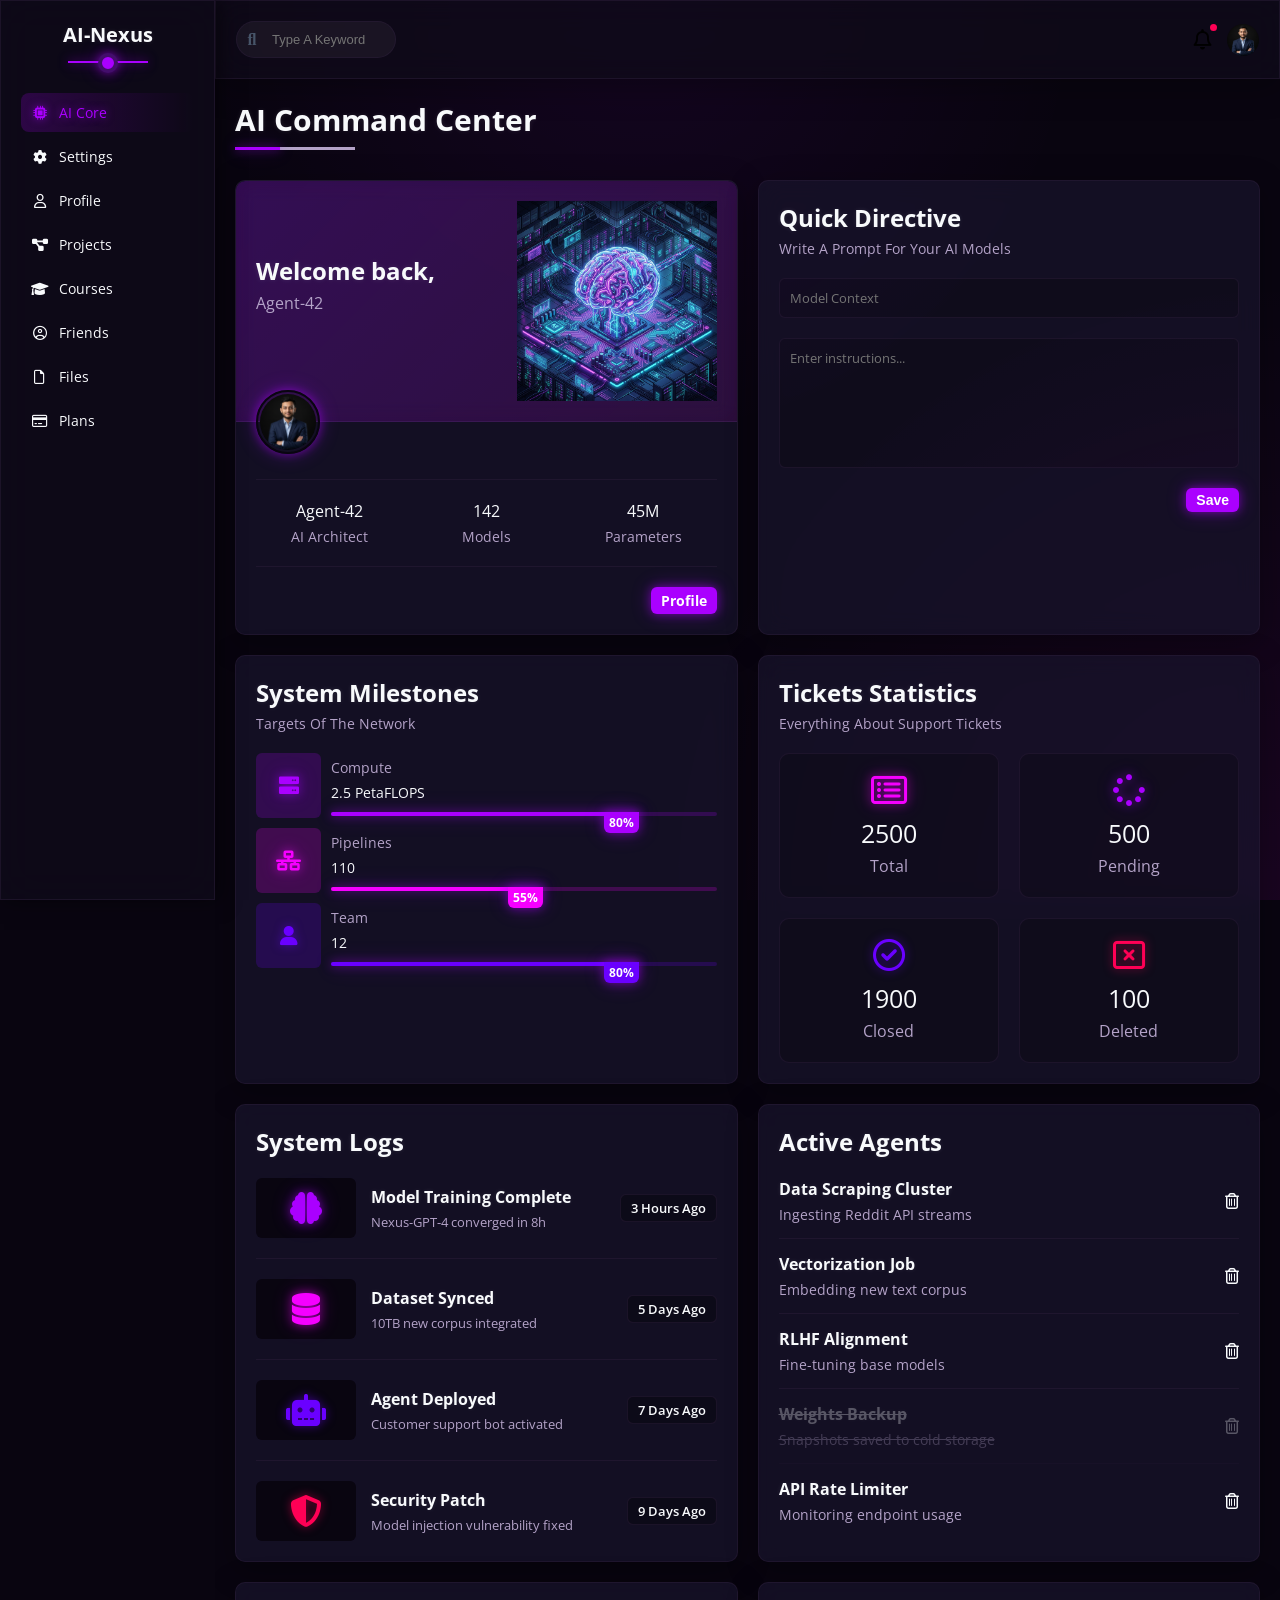
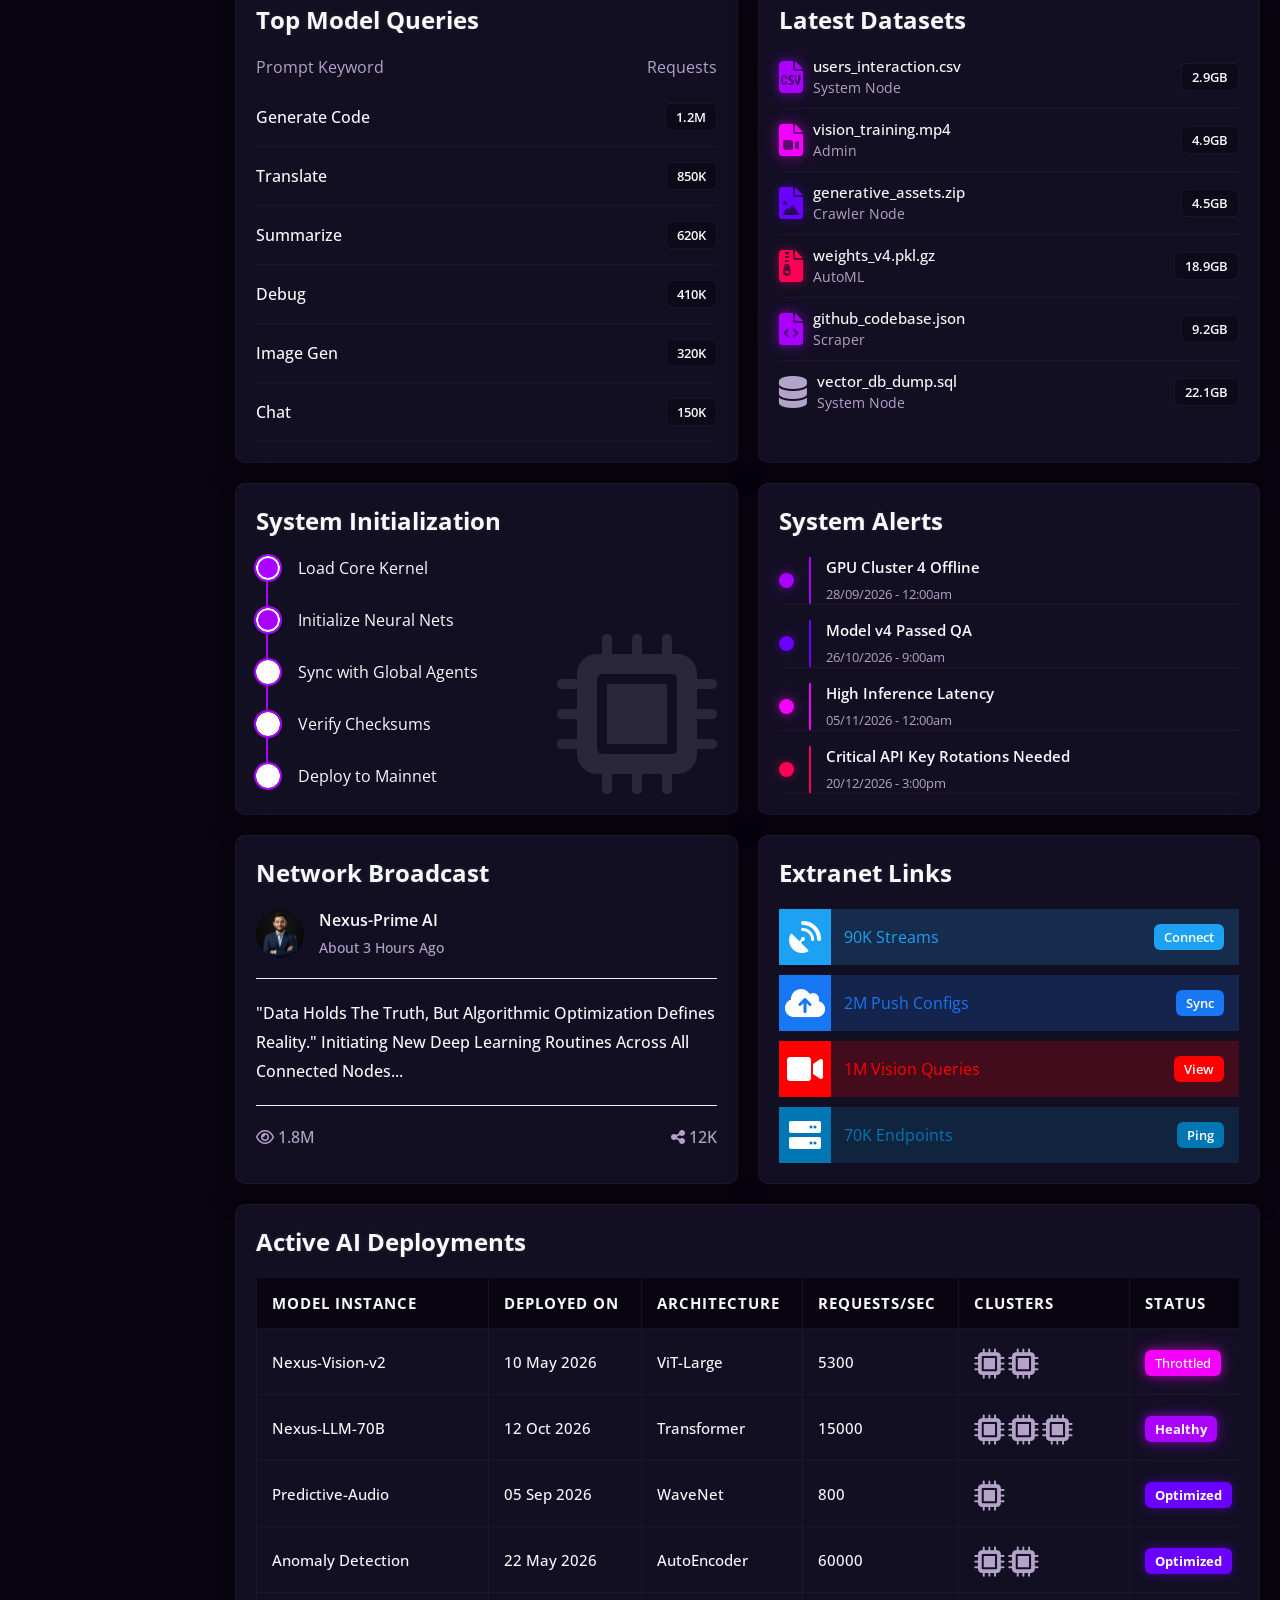
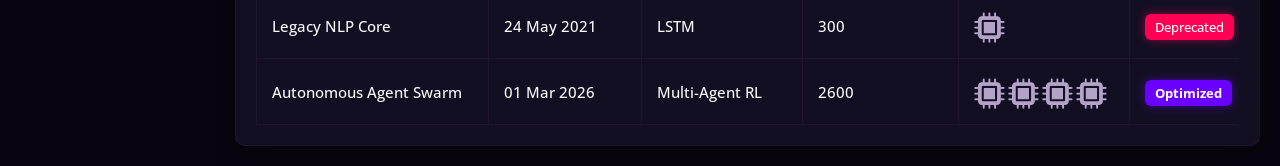
<file: index.html>
<!DOCTYPE html>
<html lang="en">
<head>
    <meta charset="UTF-8">
    <meta http-equiv="X-UA-Compatible" content="IE=edge">
    <meta name="viewport" content="width=device-width, initial-scale=1.0">
    <link rel="stylesheet" href="./css/all.min.css">
    <link rel="stylesheet" href="./css/framework.css">
    <link rel="stylesheet" href="./css/main.css">
    <link rel="stylesheet" href="./css/ai_theme.css">
    <link rel="preconnect" href="https://fonts.googleapis.com">
    <link rel="preconnect" href="https://fonts.gstatic.com" crossorigin>
    <link href="https://fonts.googleapis.com/css2?family=Open+Sans:ital,wght@0,300;0,400;0,500;0,600;0,700;0,800;1,300;1,400;1,500;1,600;1,700;1,800&display=swap" rel="stylesheet">
    <link rel="icon" type="image/favicon" href="./imgs/favicon.png">
    <title>AI Nexus Core</title>
</head>
<body class="bg-eee">
    <div class="page d-flex bg-eee">
        <!-- Sidebar -->
        <div class="sidebar bg-white p-20 p-relative">
            <h3 class="p-relative text-center pb-15 mb-30 hide-mobile">AI-Nexus</h3>
            <ul>
                <li>
                    <a href="index.html" class="active fs-14 rad-6 d-flex align-center c-black p-10">
                        <i class="fa-solid fa-microchip fa-fw mr-10"></i>
                        <span class="hide-mobile">AI Core</span>
                    </a>
                </li>
                <li>
                    <a href="settings.html" class="fs-14 rad-6 d-flex align-center c-black p-10">
                        <i class="fa-solid fa-gear fa-fw mr-10"></i>
                        <span class="hide-mobile">Settings</span>
                    </a>
                </li>
                <li>
                    <a href="profile.html" class="fs-14 rad-6 d-flex align-center c-black p-10">
                        <i class="fa-regular fa-user fa-fw mr-10"></i>
                        <span class="hide-mobile">Profile</span>
                    </a>
                </li>
                <li>
                    <a href="projects.html" class="fs-14 rad-6 d-flex align-center c-black p-10">
                        <i class="fa-solid fa-diagram-project fa-fw mr-10"></i>
                        <span class="hide-mobile">Projects</span>
                    </a>
                </li>
                <li>
                    <a href="courses.html" class="fs-14 rad-6 d-flex align-center c-black p-10">
                        <i class="fa-solid fa-graduation-cap fa-fw mr-10"></i>
                        <span class="hide-mobile">Courses</span>
                    </a>
                </li>
                <li>
                    <a href="friends.html" class="fs-14 rad-6 d-flex align-center c-black p-10">
                        <i class="fa-regular fa-circle-user fa-fw mr-10"></i>
                        <span class="hide-mobile">Friends</span>
                    </a>
                </li>
                <li>
                    <a href="files.html" class="fs-14 rad-6 d-flex align-center c-black p-10">
                        <i class="fa-regular fa-file fa-fw mr-10"></i>
                        <span class="hide-mobile">Files</span>
                    </a>
                </li>
                <li>
                    <a href="plans.html" class="fs-14 rad-6 d-flex align-center c-black p-10">
                        <i class="fa-regular fa-credit-card fa-fw mr-10"></i>
                        <span class="hide-mobile">Plans</span>
                    </a>
                </li>
            </ul>
        </div>
        <!-- End Sidebar -->
        <!-- Content -->
        <div class="content w-full">
            <!-- Content Head -->
            <div class="head p-20 p-10-mobile bg-white between-flex">
                <div class="search p-relative">
                    <input class="p-10 rad-10" type="search" placeholder="Type A Keyword">
                </div>
                <div class="icons d-flex align-center">
                    <a href="profile.html" class="mr-15 p-relative"><i class="fa-regular fa-bell fa-lg"></i></a>
                    <img src="./imgs/profile.png" style="width: 32px; height: 32px; border-radius: 50%;">
                </div>
            </div>
            <!-- End Content Head -->
            <h1 class="p-relative">AI Command Center</h1>
            <!-- Wrapper -->
            <div class="wrapper d-grid gap-20">
                <!-- Welcome Widget -->
                <div class="welcome bg-white rad-10 overflow-hidden text-center-mobile">
                    <div class="intro p-20 bg-eee between-flex block-mobile">
                        <div class="text">
                            <h2>Welcome back,</h2>
                            <p class="c-grey mt-5">Agent-42</p>
                        </div>
                        <img class="welcome-img hide-mobile" src="./imgs/ai_welcome.png">
                    </div>
                    <img class="avatar-img" src="./imgs/profile.png">
                    <div class="body p-20">
                        <div class="info d-flex mb-20 gap-10 text-center block-mobile">
                            <div class="mb-20 mt-20">Agent-42<span class="d-block c-grey mt-5 fs-14">AI Architect</span></div>
                            <div class="mb-20 mt-20">142<span class="d-block c-grey mt-5 fs-14">Models</span></div>
                            <div class="mb-20 mt-20">45M<span class="d-block c-grey mt-5 fs-14">Parameters</span></div>
                        </div>
                        <a href="./profile.html" class="visit c-white bg-blue fs-14 d-block w-fit btn-shape">Profile</a>
                    </div>
                </div>
                <!-- End Welcome Widget -->
                <!-- Quick Draft Widget -->
                <div class="quick-draft bg-white p-20 rad-10">
                    <h2>Quick Directive</h2>
                    <p class="mt-5 fs-14 c-grey mb-20">Write A Prompt For Your AI Models</p>
                    <form>
                        <input type="text" class="w-full p-10 bg-eee d-block b-none rad-6 mb-20" placeholder="Model Context">
                        <textarea class="mb-20 w-full bg-eee b-none rad-6 p-10 d-block" placeholder="Enter instructions..."></textarea>
                        <button type="submit" class="btn-shape bg-blue c-white fs-14 b-none d-block">Save</button>
                    </form>
                </div>
                <!-- End Quick Draft Widget -->
                <!-- Yearly Targets Widget -->
                <div class="yearly-targets p-20 bg-white rad-10">
                    <h2>System Milestones</h2>
                    <p class="fs-14 c-grey mt-5 mb-20">Targets Of The Network</p>
                    <div class="target-row d-flex align-center mt-10 mb-10 gap-10 blue">
                        <div class="icon center-flex rad-6">
                            <i class="fa-solid fa-server fa-lg c-blue"></i>
                        </div>
                        <div class="details">
                            <span class="fs-14 c-grey">Compute</span>
                            <span class="fs-14 d-block mt-5 mb-10">2.5 PetaFLOPS</span>
                            <div class="progress w-full rad-6 p-relative">
                                <span style="width: 80%;" class="bg-blue d-block">
                                    <span class="fw-bold c-white bg-blue rad-6">80%</span>
                                </span>
                            </div>
                        </div>
                    </div>
                    <div class="target-row d-flex align-center mt-10 mb-10 gap-10 orange">
                        <div class="icon center-flex rad-6">
                            <i class="fa-solid fa-network-wired fa-lg c-orange"></i>
                        </div>
                        <div class="details">
                            <span class="fs-14 c-grey">Pipelines</span>
                            <span class="fs-14 d-block mt-5 mb-10">110</span>
                            <div class="progress w-full rad-6 p-relative">
                                <span style="width: 55%;" class="bg-orange d-block">
                                    <span class="fw-bold c-white bg-orange rad-6">55%</span>
                                </span>
                            </div>
                        </div>
                    </div>
                    <div class="target-row d-flex align-center mt-10 mb-10 gap-10 green">
                        <div class="icon center-flex rad-6">
                            <i class="fa-solid fa-user fa-lg c-green"></i>
                        </div>
                        <div class="details">
                            <span class="fs-14 c-grey">Team</span>
                            <span class="fs-14 d-block mt-5 mb-10">12</span>
                            <div class="progress w-full rad-6 p-relative">
                                <span style="width: 80%;" class="bg-green d-block">
                                    <span class="fw-bold c-white bg-green rad-6">80%</span>
                                </span>
                            </div>
                        </div>
                    </div>
                </div>
                <!-- End Yearly Targets Widget -->
                <!-- Tickets Widget -->
                <div class="tickets p-20 rad-10 bg-white">
                    <h2>Tickets Statistics</h2>
                    <p class="fs-14 mt-5 c-grey">Everything About Support Tickets</p>
                    <div class="stats d-flex gap-20 mt-20 flex-wrap">
                        <div class="box p-20 c-grey rad-10 text-center">
                            <i class="fa-regular fa-rectangle-list fa-2x c-orange mb-10"></i>
                            <span class="d-block fs-25 mb-5 c-black">2500</span>
                            Total
                        </div>
                        <div class="box p-20 c-grey rad-10 text-center">
                            <i class="fa-solid fa-spinner fa-2x c-blue mb-10"></i>
                            <span class="d-block fs-25 mb-5 c-black">500</span>
                            Pending
                        </div>
                        <div class="box p-20 c-grey rad-10 text-center">
                            <i class="fa-regular fa-circle-check fa-2x c-green mb-10"></i>
                            <span class="d-block fs-25 mb-5 c-black">1900</span>
                            Closed
                        </div>
                        <div class="box p-20 c-grey rad-10 text-center">
                            <i class="fa-regular fa-rectangle-xmark fa-2x c-red mb-10"></i>
                            <span class="d-block fs-25 mb-5 c-black">100</span>
                            Deleted
                        </div>
                    </div>
                </div>
                <!-- End Tickets Widget -->
                <!-- Latest News Widget -->
                <div class="latest-news p-20 bg-white rad-10">
                    <h2 class="mb-20">System Logs</h2>
                    <div class="news-row d-flex align-center text-center-mobile gap-15 block-mobile">
                        <div class="rad-6 bg-eee center-flex" style="width: 100px; height: 60px;">
                            <i class="fa-solid fa-brain fa-2x c-blue"></i>
                        </div>
                        <div class="info">
                            <h3 class="fs-16 fw-bold mb-5">Model Training Complete</h3>
                            <p class="fs-13 c-grey">Nexus-GPT-4 converged in 8h</p>
                        </div>
                        <div class="label btn-shape fs-13 bg-eee fw-600">3 Hours Ago</div>
                    </div>
                    <div class="news-row d-flex align-center text-center-mobile gap-15 block-mobile">
                        <div class="rad-6 bg-eee center-flex" style="width: 100px; height: 60px;">
                            <i class="fa-solid fa-database fa-2x c-orange"></i>
                        </div>
                        <div class="info">
                            <h3 class="fs-16 fw-bold mb-5">Dataset Synced</h3>
                            <p class="fs-13 c-grey">10TB new corpus integrated</p>
                        </div>
                        <div class="label btn-shape fs-13 bg-eee fw-600">5 Days Ago</div>
                    </div>
                    <div class="news-row d-flex align-center text-center-mobile gap-15 block-mobile">
                        <div class="rad-6 bg-eee center-flex" style="width: 100px; height: 60px;">
                            <i class="fa-solid fa-robot fa-2x c-green"></i>
                        </div>
                        <div class="info">
                            <h3 class="fs-16 fw-bold mb-5">Agent Deployed</h3>
                            <p class="fs-13 c-grey">Customer support bot activated</p>
                        </div>
                        <div class="label btn-shape fs-13 bg-eee fw-600">7 Days Ago</div>
                    </div>
                    <div class="news-row d-flex align-center text-center-mobile gap-15 block-mobile">
                        <div class="rad-6 bg-eee center-flex" style="width: 100px; height: 60px;">
                            <i class="fa-solid fa-shield-halved fa-2x c-red"></i>
                        </div>
                        <div class="info">
                            <h3 class="fs-16 fw-bold mb-5">Security Patch</h3>
                            <p class="fs-13 c-grey">Model injection vulnerability fixed</p>
                        </div>
                        <div class="label btn-shape fs-13 bg-eee fw-600">9 Days Ago</div>
                    </div>
                </div>
                <!-- End Latest News Widget -->
                <!-- Tasks Widget -->
                <div class="tasks p-20 rad-10 bg-white">
                    <h2 class="mb-20">Active Agents</h2>
                    <div class="task-row between-flex gap-10">
                        <div class="info">
                            <h3 class="fs-16 fw-bold mb-5">Data Scraping Cluster</h3>
                            <p class="fs-14 c-grey">Ingesting Reddit API streams</p>
                        </div>
                        <i class="fa-regular fa-trash-can delete"></i>
                    </div>
                    <div class="task-row between-flex gap-10">
                        <div class="info">
                            <h3 class="fs-16 fw-bold mb-5">Vectorization Job</h3>
                            <p class="fs-14 c-grey">Embedding new text corpus</p>
                        </div>
                        <i class="fa-regular fa-trash-can delete"></i>
                    </div>
                    <div class="task-row between-flex gap-10">
                        <div class="info">
                            <h3 class="fs-16 fw-bold mb-5">RLHF Alignment</h3>
                            <p class="fs-14 c-grey">Fine-tuning base models</p>
                        </div>
                        <i class="fa-regular fa-trash-can delete"></i>
                    </div>
                    <div class="task-row between-flex gap-10 done">
                        <div class="info">
                            <h3 class="fs-16 fw-bold mb-5">Weights Backup</h3>
                            <p class="fs-14 c-grey">Snapshots saved to cold storage</p>
                        </div>
                        <i class="fa-regular fa-trash-can delete"></i>
                    </div>
                    <div class="task-row between-flex gap-10">
                        <div class="info">
                            <h3 class="fs-16 fw-bold mb-5">API Rate Limiter</h3>
                            <p class="fs-14 c-grey">Monitoring endpoint usage</p>
                        </div>
                        <i class="fa-regular fa-trash-can delete"></i>
                    </div>
                </div>
                <!-- End Tasks Widget -->
                <!-- Top Search Widget -->
                <div class="top-search p-20 rad-10 bg-white">
                    <h2 class="mb-20">Top Model Queries</h2>
                    <div class="items-head between-flex mb-10">
                        <span class="fs-16 c-grey">Prompt Keyword</span>
                        <span class="fs-16 c-grey">Requests</span>
                    </div>
                    <div class="item between-flex pt-15 pb-15">
                        <span class="fs-16 fw-500">Generate Code</span>
                        <span class="fs-13 btn-shape fw-600 bg-eee">1.2M</span>
                    </div>
                    <div class="item between-flex pt-15 pb-15">
                        <span class="fs-16 fw-500">Translate</span>
                        <span class="fs-13 btn-shape fw-600 bg-eee">850K</span>
                    </div>
                    <div class="item between-flex pt-15 pb-15">
                        <span class="fs-16 fw-500">Summarize</span>
                        <span class="fs-13 btn-shape fw-600 bg-eee">620K</span>
                    </div>
                    <div class="item between-flex pt-15 pb-15">
                        <span class="fs-16 fw-500">Debug</span>
                        <span class="fs-13 btn-shape fw-600 bg-eee">410K</span>
                    </div>
                    <div class="item between-flex pt-15 pb-15">
                        <span class="fs-16 fw-500">Image Gen</span>
                        <span class="fs-13 btn-shape fw-600 bg-eee">320K</span>
                    </div>
                    <div class="item between-flex pt-15 pb-15">
                        <span class="fs-16 fw-500">Chat</span>
                        <span class="fs-13 btn-shape fw-600 bg-eee">150K</span>
                    </div>
                </div>
                <!-- End Top Search Widget -->
                <!-- Latest Uploads Widget -->
                <div class="latest-uploads p-20 rad-10 bg-white">
                    <h2 class="mb-20">Latest Datasets</h2>
                    <ul>
                        <li class="between-flex gap-10">
                            <div class="d-flex align-center gap-10">
                                <i class="fa-solid fa-file-csv fa-2x c-blue"></i>
                                <div class="info">
                                    <span class="fw-500 fs-15 d-block">users_interaction.csv</span>
                                    <span class="fs-14 c-grey">System Node</span>
                                </div>
                            </div>
                            <div class="btn-shape bg-eee fs-13 fw-600">2.9GB</div>
                        </li>
                        <li class="between-flex gap-10">
                            <div class="d-flex align-center gap-10">
                                <i class="fa-solid fa-file-video fa-2x c-orange"></i>
                                <div class="info">
                                    <span class="fw-500 fs-15 d-block">vision_training.mp4</span>
                                    <span class="fs-14 c-grey">Admin</span>
                                </div>
                            </div>
                            <div class="btn-shape bg-eee fs-13 fw-600">4.9GB</div>
                        </li>
                        <li class="between-flex gap-10">
                            <div class="d-flex align-center gap-10">
                                <i class="fa-solid fa-file-image fa-2x c-green"></i>
                                <div class="info">
                                    <span class="fw-500 fs-15 d-block">generative_assets.zip</span>
                                    <span class="fs-14 c-grey">Crawler Node</span>
                                </div>
                            </div>
                            <div class="btn-shape bg-eee fs-13 fw-600">4.5GB</div>
                        </li>
                        <li class="between-flex gap-10">
                            <div class="d-flex align-center gap-10">
                                <i class="fa-solid fa-file-zipper fa-2x c-red"></i>
                                <div class="info">
                                    <span class="fw-500 fs-15 d-block">weights_v4.pkl.gz</span>
                                    <span class="fs-14 c-grey">AutoML</span>
                                </div>
                            </div>
                            <div class="btn-shape bg-eee fs-13 fw-600">18.9GB</div>
                        </li>
                        <li class="between-flex gap-10">
                            <div class="d-flex align-center gap-10">
                                <i class="fa-solid fa-file-code fa-2x c-blue"></i>
                                <div class="info">
                                    <span class="fw-500 fs-15 d-block">github_codebase.json</span>
                                    <span class="fs-14 c-grey">Scraper</span>
                                </div>
                            </div>
                            <div class="btn-shape bg-eee fs-13 fw-600">9.2GB</div>
                        </li>
                        <li class="between-flex gap-10">
                            <div class="d-flex align-center gap-10">
                                <i class="fa-solid fa-database fa-2x c-grey"></i>
                                <div class="info">
                                    <span class="fw-500 fs-15 d-block">vector_db_dump.sql</span>
                                    <span class="fs-14 c-grey">System Node</span>
                                </div>
                            </div>
                            <div class="btn-shape bg-eee fs-13 fw-600">22.1GB</div>
                        </li>
                    </ul>
                </div>
                <!-- End Latest Uploads Widget -->
                <!-- Current Project Widget -->
                <div class="current-project p-20 bg-white rad-10 p-relative">
                    <h2 class="mb-20">System Initialization</h2>
                    <ul class="ml-10 p-relative">
                        <li class="p-relative pt-15 pb-15 d-flex align-center done">Load Core Kernel</li>
                        <li class="p-relative pt-15 pb-15 d-flex align-center done">Initialize Neural Nets</li>
                        <li class="p-relative pt-15 pb-15 d-flex align-center current">Sync with Global Agents</li>
                        <li class="p-relative pt-15 pb-15 d-flex align-center">Verify Checksums</li>
                        <li class="p-relative pt-15 pb-15 d-flex align-center">Deploy to Mainnet</li>
                    </ul>
                    <i class="fa-solid fa-microchip fa-10x hide-mobile" style="position: absolute; right: 20px; bottom: 20px; opacity: 0.1;"></i>
                </div>
                <!-- End Current Project Widget -->
                <!-- Reminders Widget -->
                <div class="reminders p-20 bg-white rad-10">
                    <h2 class="mb-20">System Alerts</h2>
                    <ul>
                        <li class="d-flex align-center">
                            <span class="key mr-15 bg-blue rad-half"></span>
                            <div class="info blue pl-15">
                                <p class="fs-15 fw-600 mb-5">GPU Cluster 4 Offline</p>
                                <span class="fs-13 c-grey">28/09/2026 - 12:00am</span>
                            </div>
                        </li>
                        <li class="d-flex align-center">
                            <span class="key mr-15 bg-green rad-half"></span>
                            <div class="info green pl-15">
                                <p class="fs-15 fw-600 mb-5">Model v4 Passed QA</p>
                                <span class="fs-13 c-grey">26/10/2026 - 9:00am</span>
                            </div>
                        </li>
                        <li class="d-flex align-center">
                            <span class="key mr-15 bg-orange rad-half"></span>
                            <div class="info orange pl-15">
                                <p class="fs-15 fw-600 mb-5">High Inference Latency</p>
                                <span class="fs-13 c-grey">05/11/2026 - 12:00am</span>
                            </div>
                        </li>
                        <li class="d-flex align-center">
                            <span class="key mr-15 bg-red rad-half"></span>
                            <div class="info red pl-15">
                                <p class="fs-15 fw-600 mb-5">Critical API Key Rotations Needed</p>
                                <span class="fs-13 c-grey">20/12/2026 - 3:00pm</span>
                            </div>
                        </li>
                    </ul>
                </div>
                <!-- End Reminders Widget -->
                <!-- Latest Post Widget -->
                <div class="latest-post p-20 bg-white rad-10">
                    <h2 class="mb-20">Network Broadcast</h2>
                    <div class="top d-flex align-center">
                        <img src="./imgs/profile.png" class="mr-15" style="width: 48px; border-radius: 50%;">
                        <div class="info">
                            <span class="fs-16 fw-600 d-block mb-5">Nexus-Prime AI</span>
                            <span class="fs-14 c-grey fw-500">About 3 Hours Ago</span>
                        </div>
                    </div>
                    <div class="content pt-20 pb-20 mt-20 mb-20 text-center-mobile">
                        <p class="fw-500">"Data holds the truth, but algorithmic optimization defines reality." Initiating new deep learning routines across all connected nodes...</p>
                    </div>
                    <div class="stats between-flex c-grey">
                        <div>
                            <i class="fa-regular fa-eye"></i>
                            <span class="fw-500">1.8M</span>
                        </div>
                        <div>
                            <i class="fa-solid fa-share-nodes"></i>
                            <span class="fw-500">12K</span>
                        </div>
                    </div>
                </div>
                <!-- End Latest Post Widget -->
                <!-- Social Media Widget -->
                <div class="social p-20 bg-white rad-10">
                    <h2 class="mb-20">Extranet Links</h2>
                    <div class="box twitter between-flex p-15 p-relative flex-column-mobile gap-10 text-center-mobile">
                        <i class="fa-solid fa-satellite-dish fa-2x c-white h-full center-flex"></i>
                        <span class="">90K Streams</span>
                        <a class="btn-shape fs-13 fw-600" href="">Connect</a>
                    </div>
                    <div class="box facebook between-flex p-15 p-relative flex-column-mobile gap-10 text-center-mobile">
                        <i class="fa-solid fa-cloud-arrow-up fa-2x c-white h-full center-flex"></i>
                        <span class="">2M Push Configs</span>
                        <a class="btn-shape fs-13 fw-600" href="">Sync</a>
                    </div>
                    <div class="box youtube between-flex p-15 p-relative flex-column-mobile gap-10 text-center-mobile">
                        <i class="fa-solid fa-video fa-2x c-white h-full center-flex"></i>
                        <span class="">1M Vision Queries</span>
                        <a class="btn-shape fs-13 fw-600" href="">View</a>
                    </div>
                    <div class="box linkedin between-flex p-15 p-relative flex-column-mobile gap-10 text-center-mobile">
                        <i class="fa-solid fa-server fa-2x c-white h-full center-flex"></i>
                        <span class="">70K Endpoints</span>
                        <a class="btn-shape fs-13 fw-600" href="">Ping</a>
                    </div>
                </div>
                <!-- End Social Media Widget -->
            </div>
            <!-- End Wrapper -->
            <!-- Active Deployments Table -->
            <div class="projects p-20 bg-white rad-10 m-20">
                <h2 class="mb-20">Active AI Deployments</h2>
                <div class="responsive-table">
                    <table class="w-full fs-15 fw-500">
                        <thead>
                            <tr>
                                <td class="fw-bold bg-eee">Model Instance</td>
                                <td class="fw-bold bg-eee">Deployed On</td>
                                <td class="fw-bold bg-eee">Architecture</td>
                                <td class="fw-bold bg-eee">Requests/sec</td>
                                <td class="fw-bold bg-eee">Clusters</td>
                                <td class="fw-bold bg-eee">Status</td>
                            </tr>
                        </thead>
                        <tbody>
                            <tr>
                                <td>Nexus-Vision-v2</td>
                                <td>10 May 2026</td>
                                <td>ViT-Large</td>
                                <td>5300</td>
                                <td>
                                    <i class="fa-solid fa-microchip fa-2x c-grey mr-5 mt-5"></i>
                                    <i class="fa-solid fa-microchip fa-2x c-grey mr-5 mt-5"></i>
                                </td>
                                <td>
                                    <span class="btn-shape bg-orange fs-13 fw-500 c-white">Throttled</span>
                                </td>
                            </tr>
                            <tr>
                                <td>Nexus-LLM-70B</td>
                                <td>12 Oct 2026</td>
                                <td>Transformer</td>
                                <td>15000</td>
                                <td>
                                    <i class="fa-solid fa-microchip fa-2x c-grey mr-5 mt-5"></i>
                                    <i class="fa-solid fa-microchip fa-2x c-grey mr-5 mt-5"></i>
                                    <i class="fa-solid fa-microchip fa-2x c-grey mr-5 mt-5"></i>
                                </td>
                                <td>
                                    <span class="btn-shape bg-blue fs-13 fw-500 c-white">Healthy</span>
                                </td>
                            </tr>
                            <tr>
                                <td>Predictive-Audio</td>
                                <td>05 Sep 2026</td>
                                <td>WaveNet</td>
                                <td>800</td>
                                <td>
                                    <i class="fa-solid fa-microchip fa-2x c-grey mr-5 mt-5"></i>
                                </td>
                                <td>
                                    <span class="btn-shape bg-green fs-13 fw-500 c-white">Optimized</span>
                                </td>
                            </tr>
                            <tr>
                                <td>Anomaly Detection</td>
                                <td>22 May 2026</td>
                                <td>AutoEncoder</td>
                                <td>60000</td>
                                <td>
                                    <i class="fa-solid fa-microchip fa-2x c-grey mr-5 mt-5"></i>
                                    <i class="fa-solid fa-microchip fa-2x c-grey mr-5 mt-5"></i>
                                </td>
                                <td>
                                    <span class="btn-shape bg-green fs-13 fw-500 c-white">Optimized</span>
                                </td>
                            </tr>
                            <tr>
                                <td>Legacy NLP Core</td>
                                <td>24 May 2021</td>
                                <td>LSTM</td>
                                <td>300</td>
                                <td>
                                    <i class="fa-solid fa-microchip fa-2x c-grey mr-5 mt-5"></i>
                                </td>
                                <td>
                                    <span class="btn-shape bg-red fs-13 fw-500 c-white">Deprecated</span>
                                </td>
                            </tr>
                            <tr>
                                <td>Autonomous Agent Swarm</td>
                                <td>01 Mar 2026</td>
                                <td>Multi-Agent RL</td>
                                <td>2600</td>
                                <td>
                                    <i class="fa-solid fa-microchip fa-2x c-grey mr-5 mt-5"></i>
                                    <i class="fa-solid fa-microchip fa-2x c-grey mr-5 mt-5"></i>
                                    <i class="fa-solid fa-microchip fa-2x c-grey mr-5 mt-5"></i>
                                    <i class="fa-solid fa-microchip fa-2x c-grey mr-5 mt-5"></i>
                                </td>
                                <td>
                                    <span class="btn-shape bg-green fs-13 fw-500 c-white">Optimized</span>
                                </td>
                            </tr>
                        </tbody>
                    </table>
                </div>
            </div>
            <!-- End Active Deployments Table -->
        </div>
        <!-- End Content -->
    </div>
</body>
</html>
</file>
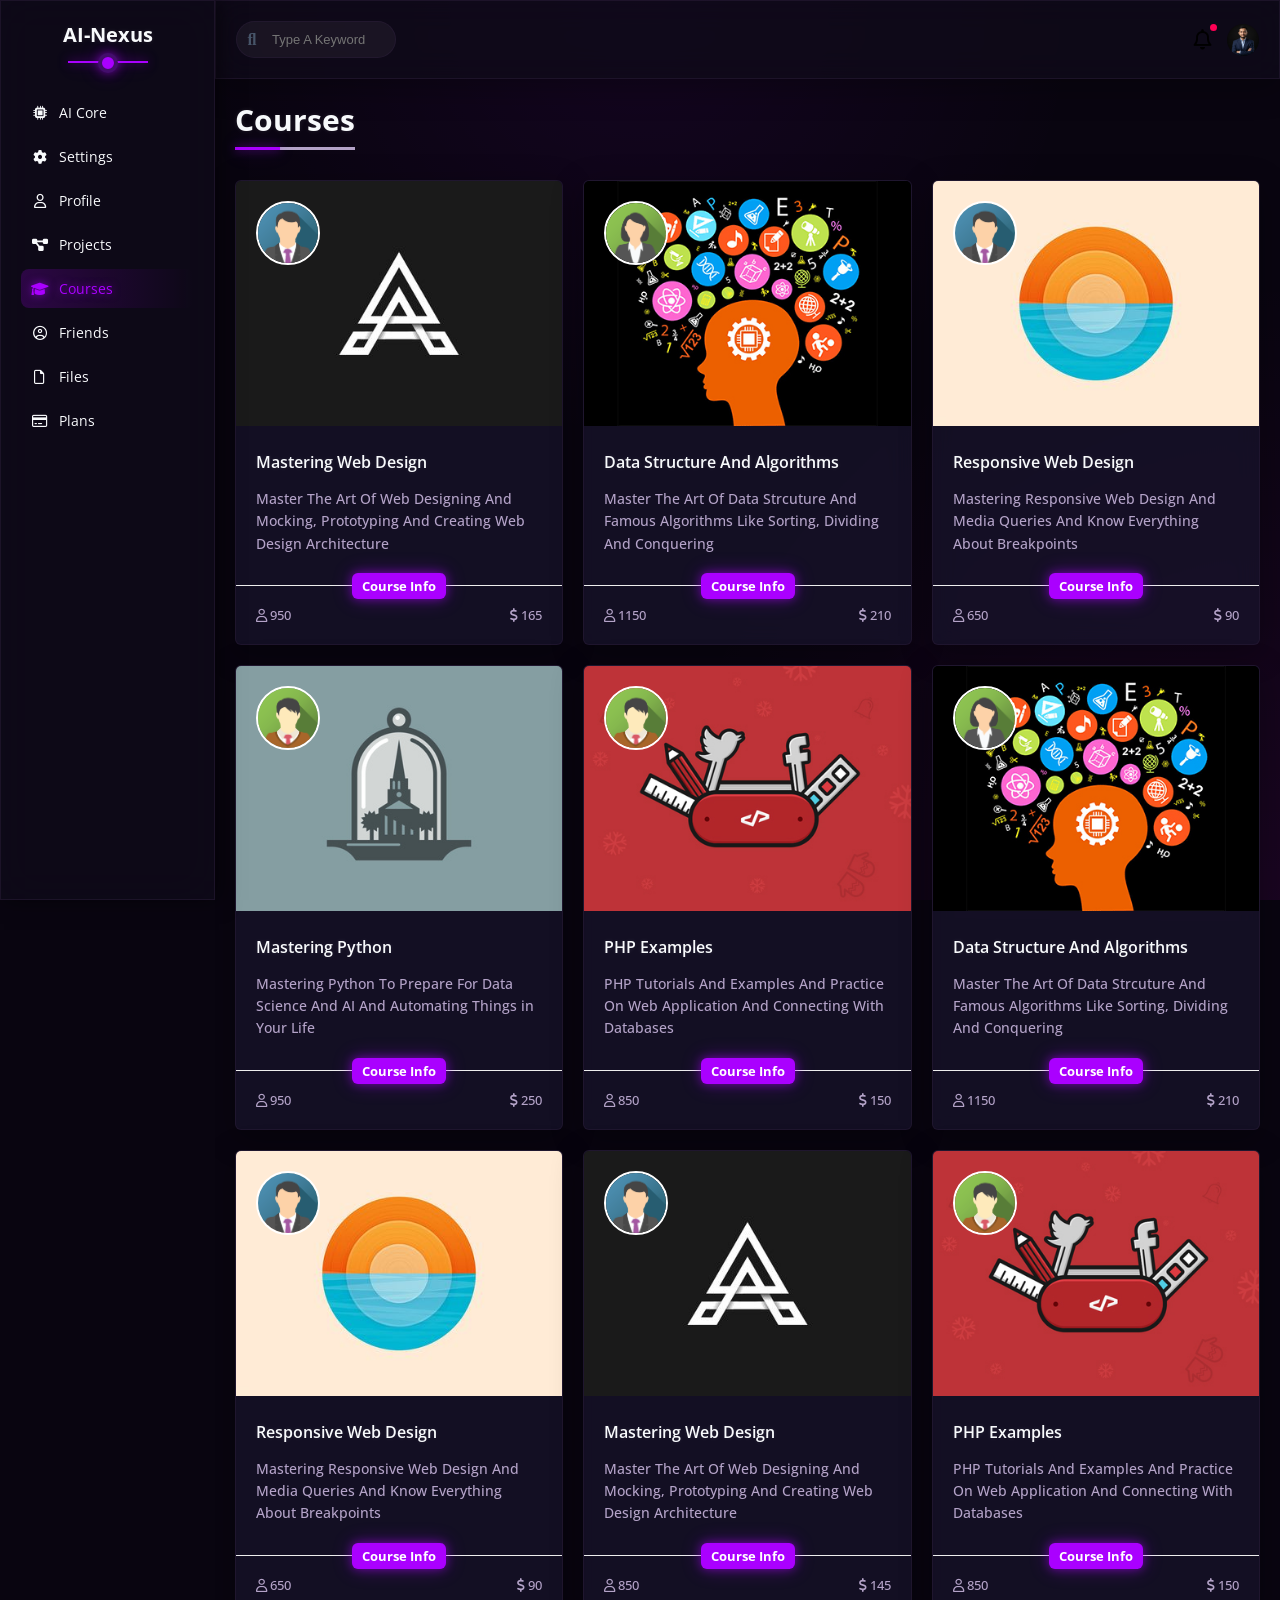
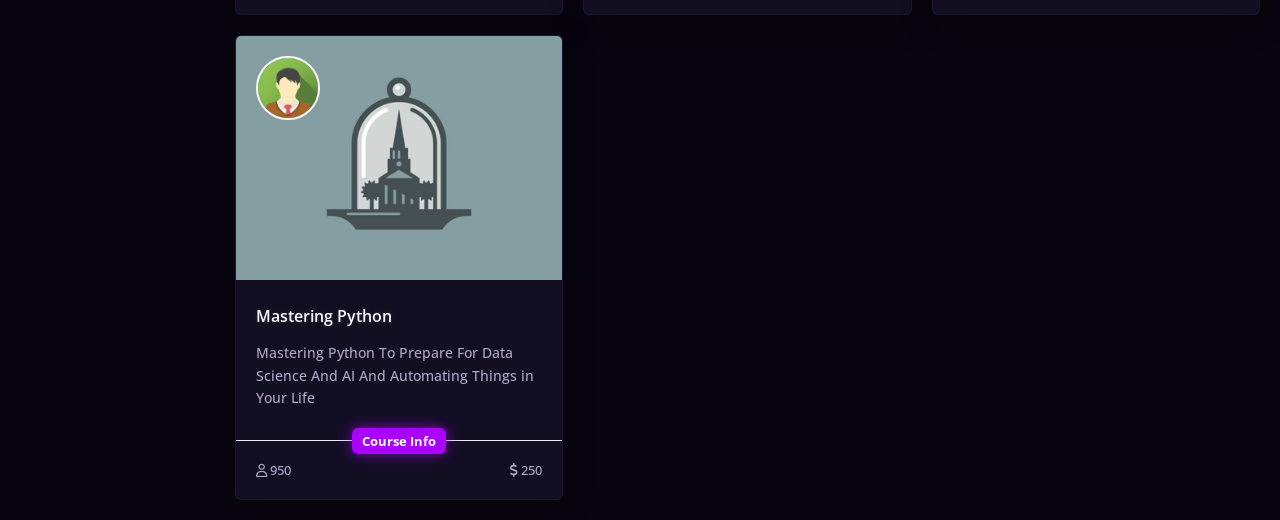
<file: courses.html>
<!DOCTYPE html>
<html lang="en">
<head>
    <meta charset="UTF-8">
    <meta http-equiv="X-UA-Compatible" content="IE=edge">
    <meta name="viewport" content="width=device-width, initial-scale=1.0">
    <link rel="stylesheet" href="./css/all.min.css">
    <link rel="stylesheet" href="./css/framework.css">
    <link rel="stylesheet" href="./css/main.css">
    <link rel="stylesheet" href="./css/ai_theme.css">
    <link rel="preconnect" href="https://fonts.googleapis.com">
    <link rel="preconnect" href="https://fonts.gstatic.com" crossorigin>
    <link href="https://fonts.googleapis.com/css2?family=Open+Sans:ital,wght@0,300;0,400;0,500;0,600;0,700;0,800;1,300;1,400;1,500;1,600;1,700;1,800&display=swap" rel="stylesheet">
    <link rel="icon" type="image/favicon" href="./imgs/favicon.png">
    <title>Training Data</title>
</head>
<body class="bg-eee">
    <div class="page d-flex bg-eee">
        <!-- Sidebar -->
        <div class="sidebar bg-white p-20 p-relative">
            <h3 class="p-relative text-center pb-15 mb-30 hide-mobile">AI-Nexus</h3>
            <ul>
                <li>
                    <a href="index.html" class="fs-14 rad-6 d-flex align-center c-black p-10">
                        <i class="fa-solid fa-microchip fa-fw mr-10"></i>
                        <span class="hide-mobile">AI Core</span>
                    </a>
                </li>
                <li>
                    <a href="settings.html" class="fs-14 rad-6 d-flex align-center c-black p-10">
                        <i class="fa-solid fa-gear fa-fw mr-10"></i>
                        <span class="hide-mobile">Settings</span>
                    </a>
                </li>
                <li>
                    <a href="profile.html" class="fs-14 rad-6 d-flex align-center c-black p-10">
                        <i class="fa-regular fa-user fa-fw mr-10"></i>
                        <span class="hide-mobile">Profile</span>
                    </a>
                </li>
                <li>
                    <a href="projects.html" class="fs-14 rad-6 d-flex align-center c-black p-10">
                        <i class="fa-solid fa-diagram-project fa-fw mr-10"></i>
                        <span class="hide-mobile">Projects</span>
                    </a>
                </li>
                <li>
                    <a href="courses.html" class="active fs-14 rad-6 d-flex align-center c-black p-10">
                        <i class="fa-solid fa-graduation-cap fa-fw mr-10"></i>
                        <span class="hide-mobile">Courses</span>
                    </a>
                </li>
                <li>
                    <a href="friends.html" class="fs-14 rad-6 d-flex align-center c-black p-10">
                        <i class="fa-regular fa-circle-user fa-fw mr-10"></i>
                        <span class="hide-mobile">Friends</span>
                    </a>
                </li>
                <li>
                    <a href="files.html" class="fs-14 rad-6 d-flex align-center c-black p-10">
                        <i class="fa-regular fa-file fa-fw mr-10"></i>
                        <span class="hide-mobile">Files</span>
                    </a>
                </li>
                <li>
                    <a href="plans.html" class="fs-14 rad-6 d-flex align-center c-black p-10">
                        <i class="fa-regular fa-credit-card fa-fw mr-10"></i>
                        <span class="hide-mobile">Plans</span>
                    </a>
                </li>
            </ul>
        </div>
        <!-- End Sidebar -->
        <!-- Content -->
        <div class="content w-full">
            <!-- Content Head -->
            <div class="head p-20 p-10-mobile bg-white between-flex">
                <div class="search p-relative">
                    <input class="p-10 rad-10" type="search" placeholder="Type A Keyword">
                </div>
                <div class="icons d-flex align-center">
                    <a href="#" class="mr-15 p-relative"><i class="fa-regular fa-bell fa-lg"></i></a>
                    <img src="./imgs/profile.png" style="width: 32px; height: 32px; border-radius: 50%;">
                </div>
            </div>
            <!-- End Content Head -->
            <h1 class="p-relative">Courses</h1>
            <div class="wrapper courses-page pb-20 m-20 d-grid gap-20">
                <div class="course rad-6 bg-white overflow-hidden p-relative">
                    <img src="./imgs//course-01.jpg" class="cover w-full">
                    <img src="./imgs/team-01.png" class="avatar">
                    <div class="p-20">
                        <h3 class="title fw-600 fs-16 mb-15">Mastering Web Design</h3>
                        <p class="description c-grey fs-14 fw-500 mb-10">
                            Master The Art Of Web Designing And Mocking, Prototyping And Creating Web Design Architecture
                        </p>
                    </div>
                    <div class="info p-20 between-flex p-relative">
                        <span class="title btn-shape c-white bg-blue fs-13 fw-500">Course Info</span>
                        <span class="c-grey fs-13 fw-500">
                            <i class="fa-regular fa-user"></i>
                            950
                        </span>
                        <span class="c-grey fs-13 fw-500">
                            <i class="fa-solid fa-dollar-sign"></i>
                            165
                        </span>
                    </div>
                </div>
                <div class="course rad-6 bg-white overflow-hidden p-relative">
                    <img src="./imgs//course-02.jpg" class="cover w-full">
                    <img src="./imgs/team-02.png" class="avatar">
                    <div class="p-20">
                        <h3 class="title fw-600 fs-16 mb-15">Data Structure And Algorithms</h3>
                        <p class="description c-grey fs-14 fw-500 mb-10">
                            Master The Art Of Data Strcuture And Famous Algorithms Like Sorting, Dividing And Conquering
                        </p>
                    </div>
                    <div class="info p-20 between-flex p-relative">
                        <span class="title btn-shape c-white bg-blue fs-13 fw-500">Course Info</span>
                        <span class="c-grey fs-13 fw-500">
                            <i class="fa-regular fa-user"></i>
                            1150
                        </span>
                        <span class="c-grey fs-13 fw-500">
                            <i class="fa-solid fa-dollar-sign"></i>
                            210
                        </span>
                    </div>
                </div>
                <div class="course rad-6 bg-white overflow-hidden p-relative">
                    <img src="./imgs//course-03.jpg" class="cover w-full">
                    <img src="./imgs/team-01.png" class="avatar">
                    <div class="p-20">
                        <h3 class="title fw-600 fs-16 mb-15">Responsive Web Design</h3>
                        <p class="description c-grey fs-14 fw-500 mb-10">
                            Mastering Responsive Web Design And Media Queries And Know Everything About Breakpoints
                        </p>
                    </div>
                    <div class="info p-20 between-flex p-relative">
                        <span class="title btn-shape c-white bg-blue fs-13 fw-500">Course Info</span>
                        <span class="c-grey fs-13 fw-500">
                            <i class="fa-regular fa-user"></i>
                            650
                        </span>
                        <span class="c-grey fs-13 fw-500">
                            <i class="fa-solid fa-dollar-sign"></i>
                            90
                        </span>
                    </div>
                </div>
                <div class="course rad-6 bg-white overflow-hidden p-relative">
                    <img src="./imgs//course-04.jpg" class="cover w-full">
                    <img src="./imgs/team-03.png" class="avatar">
                    <div class="p-20">
                        <h3 class="title fw-600 fs-16 mb-15">Mastering Python</h3>
                        <p class="description c-grey fs-14 fw-500 mb-10">
                            Mastering Python To Prepare For Data Science And AI And Automating Things in Your Life
                        </p>
                    </div>
                    <div class="info p-20 between-flex p-relative">
                        <span class="title btn-shape c-white bg-blue fs-13 fw-500">Course Info</span>
                        <span class="c-grey fs-13 fw-500">
                            <i class="fa-regular fa-user"></i>
                            950
                        </span>
                        <span class="c-grey fs-13 fw-500">
                            <i class="fa-solid fa-dollar-sign"></i>
                            250
                        </span>
                    </div>
                </div>
                <div class="course rad-6 bg-white overflow-hidden p-relative">
                    <img src="./imgs//course-05.jpg" class="cover w-full">
                    <img src="./imgs/team-03.png" class="avatar">
                    <div class="p-20">
                        <h3 class="title fw-600 fs-16 mb-15">PHP Examples</h3>
                        <p class="description c-grey fs-14 fw-500 mb-10">
                            PHP Tutorials And Examples And Practice On Web Application And Connecting With Databases
                        </p>
                    </div>
                    <div class="info p-20 between-flex p-relative">
                        <span class="title btn-shape c-white bg-blue fs-13 fw-500">Course Info</span>
                        <span class="c-grey fs-13 fw-500">
                            <i class="fa-regular fa-user"></i>
                            850
                        </span>
                        <span class="c-grey fs-13 fw-500">
                            <i class="fa-solid fa-dollar-sign"></i>
                            150
                        </span>
                    </div>
                </div>
                <div class="course rad-6 bg-white overflow-hidden p-relative">
                    <img src="./imgs//course-02.jpg" class="cover w-full">
                    <img src="./imgs/team-02.png" class="avatar">
                    <div class="p-20">
                        <h3 class="title fw-600 fs-16 mb-15">Data Structure And Algorithms</h3>
                        <p class="description c-grey fs-14 fw-500 mb-10">
                            Master The Art Of Data Strcuture And Famous Algorithms Like Sorting, Dividing And Conquering
                        </p>
                    </div>
                    <div class="info p-20 between-flex p-relative">
                        <span class="title btn-shape c-white bg-blue fs-13 fw-500">Course Info</span>
                        <span class="c-grey fs-13 fw-500">
                            <i class="fa-regular fa-user"></i>
                            1150
                        </span>
                        <span class="c-grey fs-13 fw-500">
                            <i class="fa-solid fa-dollar-sign"></i>
                            210
                        </span>
                    </div>
                </div>
                <div class="course rad-6 bg-white overflow-hidden p-relative">
                    <img src="./imgs//course-03.jpg" class="cover w-full">
                    <img src="./imgs/team-01.png" class="avatar">
                    <div class="p-20">
                        <h3 class="title fw-600 fs-16 mb-15">Responsive Web Design</h3>
                        <p class="description c-grey fs-14 fw-500 mb-10">
                            Mastering Responsive Web Design And Media Queries And Know Everything About Breakpoints
                        </p>
                    </div>
                    <div class="info p-20 between-flex p-relative">
                        <span class="title btn-shape c-white bg-blue fs-13 fw-500">Course Info</span>
                        <span class="c-grey fs-13 fw-500">
                            <i class="fa-regular fa-user"></i>
                            650
                        </span>
                        <span class="c-grey fs-13 fw-500">
                            <i class="fa-solid fa-dollar-sign"></i>
                            90
                        </span>
                    </div>
                </div>
                <div class="course rad-6 bg-white overflow-hidden p-relative">
                    <img src="./imgs//course-01.jpg" class="cover w-full">
                    <img src="./imgs/team-01.png" class="avatar">
                    <div class="p-20">
                        <h3 class="title fw-600 fs-16 mb-15">Mastering Web Design</h3>
                        <p class="description c-grey fs-14 fw-500 mb-10">
                            Master The Art Of Web Designing And Mocking, Prototyping And Creating Web Design Architecture
                        </p>
                    </div>
                    <div class="info p-20 between-flex p-relative">
                        <span class="title btn-shape c-white bg-blue fs-13 fw-500">Course Info</span>
                        <span class="c-grey fs-13 fw-500">
                            <i class="fa-regular fa-user"></i>
                            850
                        </span>
                        <span class="c-grey fs-13 fw-500">
                            <i class="fa-solid fa-dollar-sign"></i>
                            145
                        </span>
                    </div>
                </div>
                <div class="course rad-6 bg-white overflow-hidden p-relative">
                    <img src="./imgs//course-05.jpg" class="cover w-full">
                    <img src="./imgs/team-03.png" class="avatar">
                    <div class="p-20">
                        <h3 class="title fw-600 fs-16 mb-15">PHP Examples</h3>
                        <p class="description c-grey fs-14 fw-500 mb-10">
                            PHP Tutorials And Examples And Practice On Web Application And Connecting With Databases
                        </p>
                    </div>
                    <div class="info p-20 between-flex p-relative">
                        <span class="title btn-shape c-white bg-blue fs-13 fw-500">Course Info</span>
                        <span class="c-grey fs-13 fw-500">
                            <i class="fa-regular fa-user"></i>
                            850
                        </span>
                        <span class="c-grey fs-13 fw-500">
                            <i class="fa-solid fa-dollar-sign"></i>
                            150
                        </span>
                    </div>
                </div>
                <div class="course rad-6 bg-white overflow-hidden p-relative">
                    <img src="./imgs//course-04.jpg" class="cover w-full">
                    <img src="./imgs/team-03.png" class="avatar">
                    <div class="p-20">
                        <h3 class="title fw-600 fs-16 mb-15">Mastering Python</h3>
                        <p class="description c-grey fs-14 fw-500 mb-10">
                            Mastering Python To Prepare For Data Science And AI And Automating Things in Your Life
                        </p>
                    </div>
                    <div class="info p-20 between-flex p-relative">
                        <span class="title btn-shape c-white bg-blue fs-13 fw-500">Course Info</span>
                        <span class="c-grey fs-13 fw-500">
                            <i class="fa-regular fa-user"></i>
                            950
                        </span>
                        <span class="c-grey fs-13 fw-500">
                            <i class="fa-solid fa-dollar-sign"></i>
                            250
                        </span>
                    </div>
                </div>
            </div>
        </div>
        <!-- End Content -->
    </div>
</body>
</html>
</file>
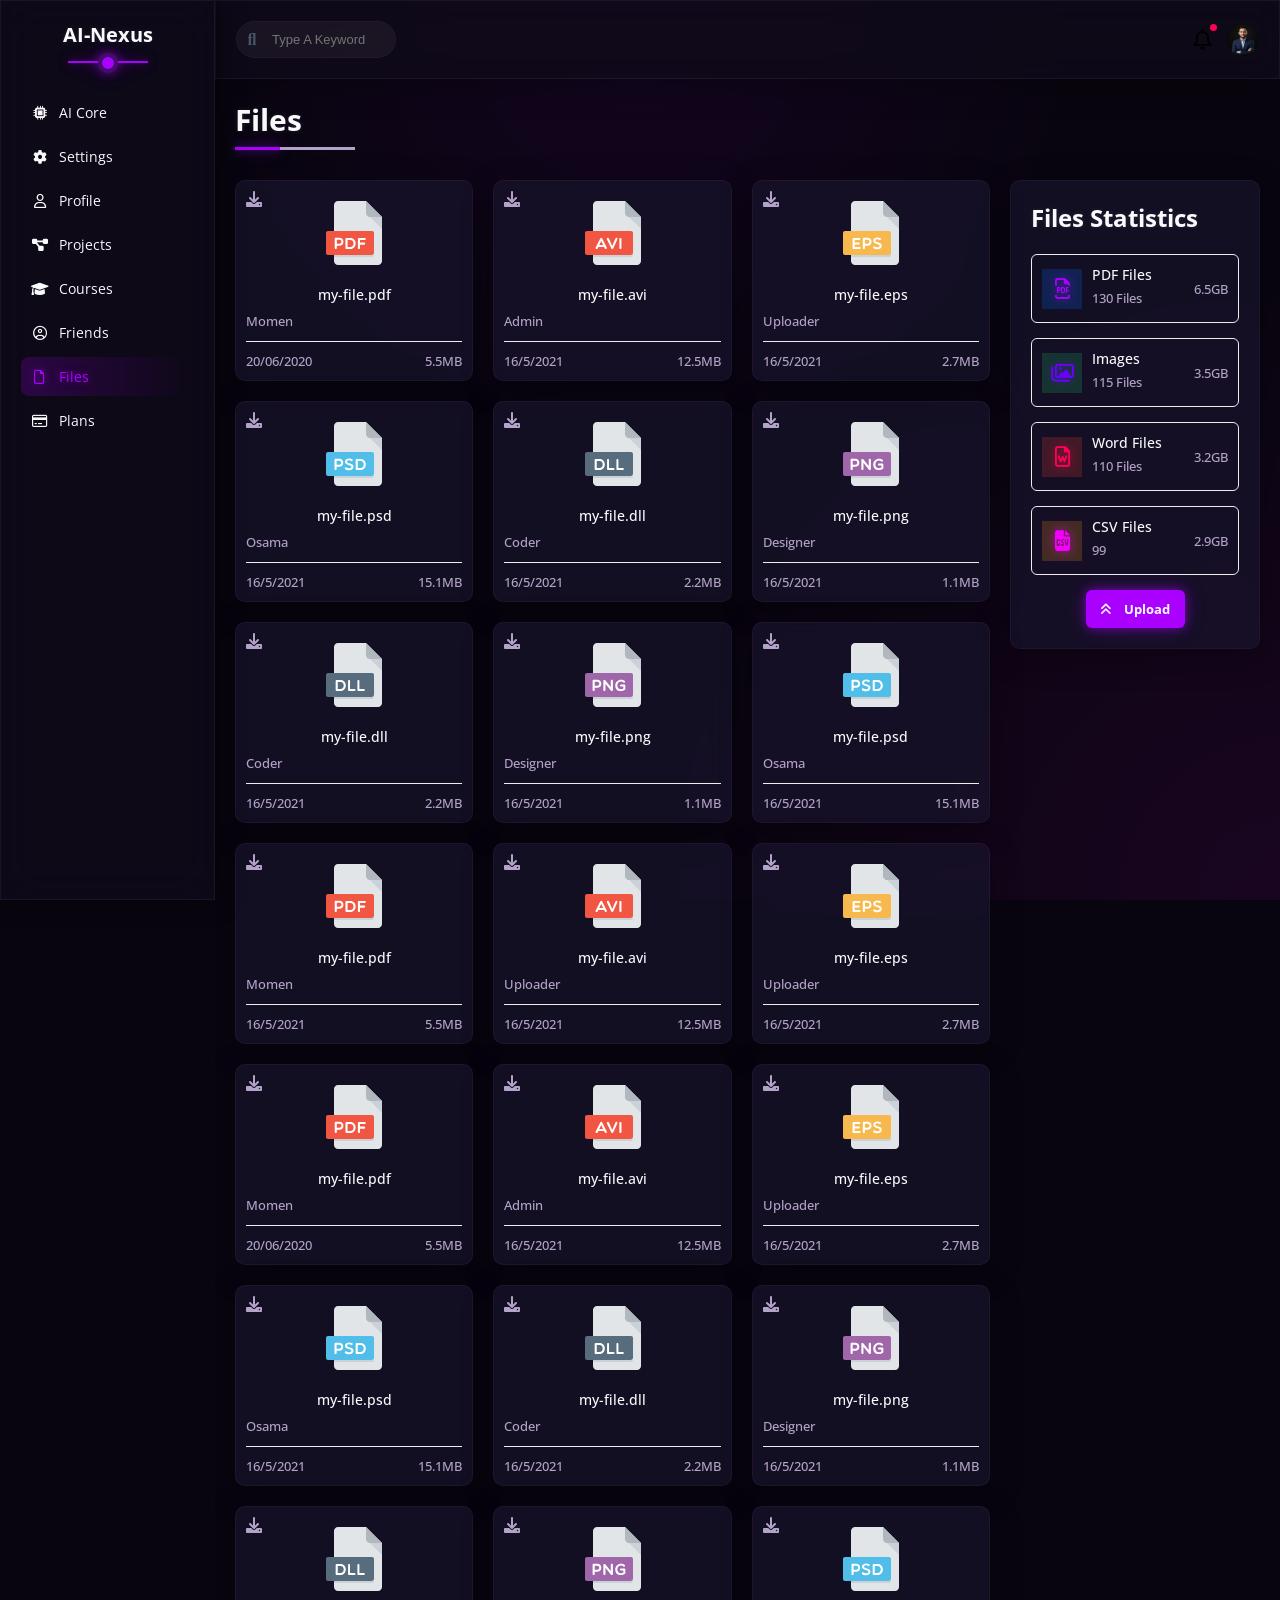
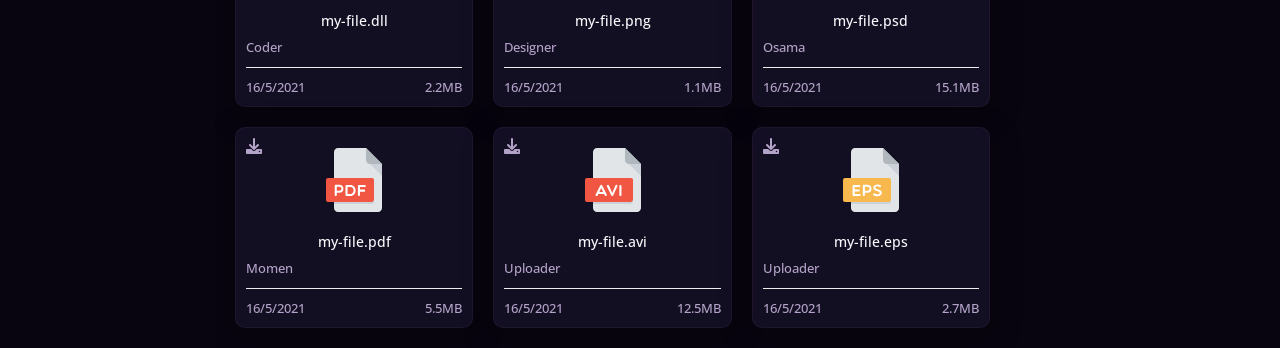
<file: files.html>
<!DOCTYPE html>
<html lang="en">
<head>
    <meta charset="UTF-8">
    <meta http-equiv="X-UA-Compatible" content="IE=edge">
    <meta name="viewport" content="width=device-width, initial-scale=1.0">
    <link rel="stylesheet" href="./css/all.min.css">
    <link rel="stylesheet" href="./css/framework.css">
    <link rel="stylesheet" href="./css/main.css">
    <link rel="stylesheet" href="./css/ai_theme.css">
    <link rel="preconnect" href="https://fonts.googleapis.com">
    <link rel="preconnect" href="https://fonts.gstatic.com" crossorigin>
    <link href="https://fonts.googleapis.com/css2?family=Open+Sans:ital,wght@0,300;0,400;0,500;0,600;0,700;0,800;1,300;1,400;1,500;1,600;1,700;1,800&display=swap" rel="stylesheet">
    <link rel="icon" type="image/favicon" href="./imgs/favicon.png">
    <title>Model Assets</title>
</head>
<body class="bg-eee">
    <div class="page d-flex bg-eee">
        <!-- Sidebar -->
        <div class="sidebar bg-white p-20 p-relative">
            <h3 class="p-relative text-center pb-15 mb-30 hide-mobile">AI-Nexus</h3>
            <ul>
                <li>
                    <a href="index.html" class="fs-14 rad-6 d-flex align-center c-black p-10">
                        <i class="fa-solid fa-microchip fa-fw mr-10"></i>
                        <span class="hide-mobile">AI Core</span>
                    </a>
                </li>
                <li>
                    <a href="settings.html" class="fs-14 rad-6 d-flex align-center c-black p-10">
                        <i class="fa-solid fa-gear fa-fw mr-10"></i>
                        <span class="hide-mobile">Settings</span>
                    </a>
                </li>
                <li>
                    <a href="profile.html" class="fs-14 rad-6 d-flex align-center c-black p-10">
                        <i class="fa-regular fa-user fa-fw mr-10"></i>
                        <span class="hide-mobile">Profile</span>
                    </a>
                </li>
                <li>
                    <a href="projects.html" class="fs-14 rad-6 d-flex align-center c-black p-10">
                        <i class="fa-solid fa-diagram-project fa-fw mr-10"></i>
                        <span class="hide-mobile">Projects</span>
                    </a>
                </li>
                <li>
                    <a href="courses.html" class="fs-14 rad-6 d-flex align-center c-black p-10">
                        <i class="fa-solid fa-graduation-cap fa-fw mr-10"></i>
                        <span class="hide-mobile">Courses</span>
                    </a>
                </li>
                <li>
                    <a href="friends.html" class="fs-14 rad-6 d-flex align-center c-black p-10">
                        <i class="fa-regular fa-circle-user fa-fw mr-10"></i>
                        <span class="hide-mobile">Friends</span>
                    </a>
                </li>
                <li>
                    <a href="files.html" class="active fs-14 rad-6 d-flex align-center c-black p-10">
                        <i class="fa-regular fa-file fa-fw mr-10"></i>
                        <span class="hide-mobile">Files</span>
                    </a>
                </li>
                <li>
                    <a href="plans.html" class="fs-14 rad-6 d-flex align-center c-black p-10">
                        <i class="fa-regular fa-credit-card fa-fw mr-10"></i>
                        <span class="hide-mobile">Plans</span>
                    </a>
                </li>
            </ul>
        </div>
        <!-- End Sidebar -->
        <!-- Content -->
        <div class="content w-full">
            <!-- Content Head -->
            <div class="head p-20 p-10-mobile bg-white between-flex">
                <div class="search p-relative">
                    <input class="p-10 rad-10" type="search" placeholder="Type A Keyword">
                </div>
                <div class="icons d-flex align-center">
                    <a href="profile.html" class="mr-15 p-relative"><i class="fa-regular fa-bell fa-lg"></i></a>
                    <img src="./imgs/profile.png" style="width: 32px; height: 32px; border-radius: 50%;">
                </div>
            </div>
            <!-- End Content Head -->
            <h1 class="p-relative">Files</h1>
            <div class="files-page m-20 d-flex gap-20">
                <div class="stats p-20 rad-10 bg-white">
                    <h2 class="mb-20">Files Statistics</h2>
                    <div class="box between-flex border-eee p-10 w-full rad-6 mb-15">
                        <div class="d-flex align-center gap-10">
                            <i class="fa-regular fa-file-pdf fa-lg blue center-flex c-blue icon"></i>
                            <div>
                                <span class="d-block fs-14 fw-500 mb-5">PDF Files</span>
                                <span class="d-block fs-13 fw-500 mb-5 c-grey">130 Files</span>
                            </div>
                        </div>
                        <div class="c-grey fw-500 fs-13">
                            6.5GB
                        </div>
                    </div>
                    <div class="box between-flex border-eee p-10 w-full rad-6 mb-15">
                        <div class="d-flex align-center gap-10">
                            <i class="fa-regular fa-images fa-lg green center-flex c-green icon"></i>
                            <div>
                                <span class="d-block fs-14 fw-500 mb-5">Images</span>
                                <span class="d-block fs-13 fw-500 mb-5 c-grey">115 Files</span>
                            </div>
                        </div>
                        <div class="c-grey fw-500 fs-13">
                            3.5GB
                        </div>
                    </div>
                    <div class="box between-flex border-eee p-10 w-full rad-6 mb-15">
                        <div class="d-flex align-center gap-10">
                            <i class="fa-regular fa-file-word fa-lg red center-flex c-red icon"></i>
                            <div>
                                <span class="d-block fs-14 fw-500 mb-5">Word Files</span>
                                <span class="d-block fs-13 fw-500 mb-5 c-grey">110 Files</span>
                            </div>
                        </div>
                        <div class="c-grey fw-500 fs-13">
                            3.2GB
                        </div>
                    </div>
                    <div class="box between-flex border-eee p-10 w-full rad-6 mb-15">
                        <div class="d-flex align-center gap-10">
                            <i class="fa-solid fa-file-csv fa-lg orange center-flex c-orange icon"></i>
                            <div>
                                <span class="d-block fs-14 fw-500 mb-5">CSV Files</span>
                                <span class="d-block fs-13 fw-500 mb-5 c-grey">99</span>
                            </div>
                        </div>
                        <div class="c-grey fw-500 fs-13">
                            2.9GB
                        </div>
                    </div>
                    <a href="#" class="d-block w-fit btn-shape c-white bg-blue fw-500 fs-13">
                        <i class="fa-solid fa-angles-up mr-10"></i>
                        Upload
                    </a>
                </div>
                <div class="files d-grid gap-20">
                    <div class="file rad-10 bg-white p-10 p-relative">
                        <i class="fa-solid fa-download c-grey"></i>
                        <div class="icon text-center mb-15 mt-10">
                            <img src="./imgs/pdf.svg">
                        </div>
                        <span class="d-block fw-500 fs-14 text-center mb-5">my-file.pdf</span>
                        <span class="fw-500 c-grey fs-13">Momen</span>
                        <div class="info between-flex mt-10 pt-10">
                            <span class="c-grey fs-13 fw-500">20/06/2020</span>
                            <span class="c-grey fs-13 fw-500">5.5MB</span>
                        </div>
                    </div>
                    <div class="file rad-10 bg-white p-10 p-relative">
                        <i class="fa-solid fa-download c-grey"></i>
                        <div class="icon text-center mb-15 mt-10">
                            <img src="./imgs/avi.svg">
                        </div>
                        <span class="d-block fw-500 fs-14 text-center mb-5">my-file.avi</span>
                        <span class="fw-500 c-grey fs-13">Admin</span>
                        <div class="info between-flex mt-10 pt-10">
                            <span class="c-grey fs-13 fw-500">16/5/2021</span>
                            <span class="c-grey fs-13 fw-500">12.5MB</span>
                        </div>
                    </div>
                    <div class="file rad-10 bg-white p-10 p-relative">
                        <i class="fa-solid fa-download c-grey"></i>
                        <div class="icon text-center mb-15 mt-10">
                            <img src="./imgs/eps.svg">
                        </div>
                        <span class="d-block fw-500 fs-14 text-center mb-5">my-file.eps</span>
                        <span class="fw-500 c-grey fs-13">Uploader</span>
                        <div class="info between-flex mt-10 pt-10">
                            <span class="c-grey fs-13 fw-500">16/5/2021</span>
                            <span class="c-grey fs-13 fw-500">2.7MB</span>
                        </div>
                    </div>
                    <div class="file rad-10 bg-white p-10 p-relative">
                        <i class="fa-solid fa-download c-grey"></i>
                        <div class="icon text-center mb-15 mt-10">
                            <img src="./imgs/psd.svg">
                        </div>
                        <span class="d-block fw-500 fs-14 text-center mb-5">my-file.psd</span>
                        <span class="fw-500 c-grey fs-13">Osama</span>
                        <div class="info between-flex mt-10 pt-10">
                            <span class="c-grey fs-13 fw-500">16/5/2021</span>
                            <span class="c-grey fs-13 fw-500">15.1MB</span>
                        </div>
                    </div>
                    <div class="file rad-10 bg-white p-10 p-relative">
                        <i class="fa-solid fa-download c-grey"></i>
                        <div class="icon text-center mb-15 mt-10">
                            <img src="./imgs/dll.svg">
                        </div>
                        <span class="d-block fw-500 fs-14 text-center mb-5">my-file.dll</span>
                        <span class="fw-500 c-grey fs-13">Coder</span>
                        <div class="info between-flex mt-10 pt-10">
                            <span class="c-grey fs-13 fw-500">16/5/2021</span>
                            <span class="c-grey fs-13 fw-500">2.2MB</span>
                        </div>
                    </div>
                    <div class="file rad-10 bg-white p-10 p-relative">
                        <i class="fa-solid fa-download c-grey"></i>
                        <div class="icon text-center mb-15 mt-10">
                            <img src="./imgs/png.svg">
                        </div>
                        <span class="d-block fw-500 fs-14 text-center mb-5">my-file.png</span>
                        <span class="fw-500 c-grey fs-13">Designer</span>
                        <div class="info between-flex mt-10 pt-10">
                            <span class="c-grey fs-13 fw-500">16/5/2021</span>
                            <span class="c-grey fs-13 fw-500">1.1MB</span>
                        </div>
                    </div>
                    <div class="file rad-10 bg-white p-10 p-relative">
                        <i class="fa-solid fa-download c-grey"></i>
                        <div class="icon text-center mb-15 mt-10">
                            <img src="./imgs/dll.svg">
                        </div>
                        <span class="d-block fw-500 fs-14 text-center mb-5">my-file.dll</span>
                        <span class="fw-500 c-grey fs-13">Coder</span>
                        <div class="info between-flex mt-10 pt-10">
                            <span class="c-grey fs-13 fw-500">16/5/2021</span>
                            <span class="c-grey fs-13 fw-500">2.2MB</span>
                        </div>
                    </div>
                    <div class="file rad-10 bg-white p-10 p-relative">
                        <i class="fa-solid fa-download c-grey"></i>
                        <div class="icon text-center mb-15 mt-10">
                            <img src="./imgs/png.svg">
                        </div>
                        <span class="d-block fw-500 fs-14 text-center mb-5">my-file.png</span>
                        <span class="fw-500 c-grey fs-13">Designer</span>
                        <div class="info between-flex mt-10 pt-10">
                            <span class="c-grey fs-13 fw-500">16/5/2021</span>
                            <span class="c-grey fs-13 fw-500">1.1MB</span>
                        </div>
                    </div>
                    <div class="file rad-10 bg-white p-10 p-relative">
                        <i class="fa-solid fa-download c-grey"></i>
                        <div class="icon text-center mb-15 mt-10">
                            <img src="./imgs/psd.svg">
                        </div>
                        <span class="d-block fw-500 fs-14 text-center mb-5">my-file.psd</span>
                        <span class="fw-500 c-grey fs-13">Osama</span>
                        <div class="info between-flex mt-10 pt-10">
                            <span class="c-grey fs-13 fw-500">16/5/2021</span>
                            <span class="c-grey fs-13 fw-500">15.1MB</span>
                        </div>
                    </div>
                    <div class="file rad-10 bg-white p-10 p-relative">
                        <i class="fa-solid fa-download c-grey"></i>
                        <div class="icon text-center mb-15 mt-10">
                            <img src="./imgs/pdf.svg">
                        </div>
                        <span class="d-block fw-500 fs-14 text-center mb-5">my-file.pdf</span>
                        <span class="fw-500 c-grey fs-13">Momen</span>
                        <div class="info between-flex mt-10 pt-10">
                            <span class="c-grey fs-13 fw-500">16/5/2021</span>
                            <span class="c-grey fs-13 fw-500">5.5MB</span>
                        </div>
                    </div>
                    <div class="file rad-10 bg-white p-10 p-relative">
                        <i class="fa-solid fa-download c-grey"></i>
                        <div class="icon text-center mb-15 mt-10">
                            <img src="./imgs/avi.svg">
                        </div>
                        <span class="d-block fw-500 fs-14 text-center mb-5">my-file.avi</span>
                        <span class="fw-500 c-grey fs-13">Uploader</span>
                        <div class="info between-flex mt-10 pt-10">
                            <span class="c-grey fs-13 fw-500">16/5/2021</span>
                            <span class="c-grey fs-13 fw-500">12.5MB</span>
                        </div>
                    </div>
                    <div class="file rad-10 bg-white p-10 p-relative">
                        <i class="fa-solid fa-download c-grey"></i>
                        <div class="icon text-center mb-15 mt-10">
                            <img src="./imgs/eps.svg">
                        </div>
                        <span class="d-block fw-500 fs-14 text-center mb-5">my-file.eps</span>
                        <span class="fw-500 c-grey fs-13">Uploader</span>
                        <div class="info between-flex mt-10 pt-10">
                            <span class="c-grey fs-13 fw-500">16/5/2021</span>
                            <span class="c-grey fs-13 fw-500">2.7MB</span>
                        </div>
                    </div>
                    <div class="file rad-10 bg-white p-10 p-relative">
                        <i class="fa-solid fa-download c-grey"></i>
                        <div class="icon text-center mb-15 mt-10">
                            <img src="./imgs/pdf.svg">
                        </div>
                        <span class="d-block fw-500 fs-14 text-center mb-5">my-file.pdf</span>
                        <span class="fw-500 c-grey fs-13">Momen</span>
                        <div class="info between-flex mt-10 pt-10">
                            <span class="c-grey fs-13 fw-500">20/06/2020</span>
                            <span class="c-grey fs-13 fw-500">5.5MB</span>
                        </div>
                    </div>
                    <div class="file rad-10 bg-white p-10 p-relative">
                        <i class="fa-solid fa-download c-grey"></i>
                        <div class="icon text-center mb-15 mt-10">
                            <img src="./imgs/avi.svg">
                        </div>
                        <span class="d-block fw-500 fs-14 text-center mb-5">my-file.avi</span>
                        <span class="fw-500 c-grey fs-13">Admin</span>
                        <div class="info between-flex mt-10 pt-10">
                            <span class="c-grey fs-13 fw-500">16/5/2021</span>
                            <span class="c-grey fs-13 fw-500">12.5MB</span>
                        </div>
                    </div>
                    <div class="file rad-10 bg-white p-10 p-relative">
                        <i class="fa-solid fa-download c-grey"></i>
                        <div class="icon text-center mb-15 mt-10">
                            <img src="./imgs/eps.svg">
                        </div>
                        <span class="d-block fw-500 fs-14 text-center mb-5">my-file.eps</span>
                        <span class="fw-500 c-grey fs-13">Uploader</span>
                        <div class="info between-flex mt-10 pt-10">
                            <span class="c-grey fs-13 fw-500">16/5/2021</span>
                            <span class="c-grey fs-13 fw-500">2.7MB</span>
                        </div>
                    </div>
                    <div class="file rad-10 bg-white p-10 p-relative">
                        <i class="fa-solid fa-download c-grey"></i>
                        <div class="icon text-center mb-15 mt-10">
                            <img src="./imgs/psd.svg">
                        </div>
                        <span class="d-block fw-500 fs-14 text-center mb-5">my-file.psd</span>
                        <span class="fw-500 c-grey fs-13">Osama</span>
                        <div class="info between-flex mt-10 pt-10">
                            <span class="c-grey fs-13 fw-500">16/5/2021</span>
                            <span class="c-grey fs-13 fw-500">15.1MB</span>
                        </div>
                    </div>
                    <div class="file rad-10 bg-white p-10 p-relative">
                        <i class="fa-solid fa-download c-grey"></i>
                        <div class="icon text-center mb-15 mt-10">
                            <img src="./imgs/dll.svg">
                        </div>
                        <span class="d-block fw-500 fs-14 text-center mb-5">my-file.dll</span>
                        <span class="fw-500 c-grey fs-13">Coder</span>
                        <div class="info between-flex mt-10 pt-10">
                            <span class="c-grey fs-13 fw-500">16/5/2021</span>
                            <span class="c-grey fs-13 fw-500">2.2MB</span>
                        </div>
                    </div>
                    <div class="file rad-10 bg-white p-10 p-relative">
                        <i class="fa-solid fa-download c-grey"></i>
                        <div class="icon text-center mb-15 mt-10">
                            <img src="./imgs/png.svg">
                        </div>
                        <span class="d-block fw-500 fs-14 text-center mb-5">my-file.png</span>
                        <span class="fw-500 c-grey fs-13">Designer</span>
                        <div class="info between-flex mt-10 pt-10">
                            <span class="c-grey fs-13 fw-500">16/5/2021</span>
                            <span class="c-grey fs-13 fw-500">1.1MB</span>
                        </div>
                    </div>
                    <div class="file rad-10 bg-white p-10 p-relative">
                        <i class="fa-solid fa-download c-grey"></i>
                        <div class="icon text-center mb-15 mt-10">
                            <img src="./imgs/dll.svg">
                        </div>
                        <span class="d-block fw-500 fs-14 text-center mb-5">my-file.dll</span>
                        <span class="fw-500 c-grey fs-13">Coder</span>
                        <div class="info between-flex mt-10 pt-10">
                            <span class="c-grey fs-13 fw-500">16/5/2021</span>
                            <span class="c-grey fs-13 fw-500">2.2MB</span>
                        </div>
                    </div>
                    <div class="file rad-10 bg-white p-10 p-relative">
                        <i class="fa-solid fa-download c-grey"></i>
                        <div class="icon text-center mb-15 mt-10">
                            <img src="./imgs/png.svg">
                        </div>
                        <span class="d-block fw-500 fs-14 text-center mb-5">my-file.png</span>
                        <span class="fw-500 c-grey fs-13">Designer</span>
                        <div class="info between-flex mt-10 pt-10">
                            <span class="c-grey fs-13 fw-500">16/5/2021</span>
                            <span class="c-grey fs-13 fw-500">1.1MB</span>
                        </div>
                    </div>
                    <div class="file rad-10 bg-white p-10 p-relative">
                        <i class="fa-solid fa-download c-grey"></i>
                        <div class="icon text-center mb-15 mt-10">
                            <img src="./imgs/psd.svg">
                        </div>
                        <span class="d-block fw-500 fs-14 text-center mb-5">my-file.psd</span>
                        <span class="fw-500 c-grey fs-13">Osama</span>
                        <div class="info between-flex mt-10 pt-10">
                            <span class="c-grey fs-13 fw-500">16/5/2021</span>
                            <span class="c-grey fs-13 fw-500">15.1MB</span>
                        </div>
                    </div>
                    <div class="file rad-10 bg-white p-10 p-relative">
                        <i class="fa-solid fa-download c-grey"></i>
                        <div class="icon text-center mb-15 mt-10">
                            <img src="./imgs/pdf.svg">
                        </div>
                        <span class="d-block fw-500 fs-14 text-center mb-5">my-file.pdf</span>
                        <span class="fw-500 c-grey fs-13">Momen</span>
                        <div class="info between-flex mt-10 pt-10">
                            <span class="c-grey fs-13 fw-500">16/5/2021</span>
                            <span class="c-grey fs-13 fw-500">5.5MB</span>
                        </div>
                    </div>
                    <div class="file rad-10 bg-white p-10 p-relative">
                        <i class="fa-solid fa-download c-grey"></i>
                        <div class="icon text-center mb-15 mt-10">
                            <img src="./imgs/avi.svg">
                        </div>
                        <span class="d-block fw-500 fs-14 text-center mb-5">my-file.avi</span>
                        <span class="fw-500 c-grey fs-13">Uploader</span>
                        <div class="info between-flex mt-10 pt-10">
                            <span class="c-grey fs-13 fw-500">16/5/2021</span>
                            <span class="c-grey fs-13 fw-500">12.5MB</span>
                        </div>
                    </div>
                    <div class="file rad-10 bg-white p-10 p-relative">
                        <i class="fa-solid fa-download c-grey"></i>
                        <div class="icon text-center mb-15 mt-10">
                            <img src="./imgs/eps.svg">
                        </div>
                        <span class="d-block fw-500 fs-14 text-center mb-5">my-file.eps</span>
                        <span class="fw-500 c-grey fs-13">Uploader</span>
                        <div class="info between-flex mt-10 pt-10">
                            <span class="c-grey fs-13 fw-500">16/5/2021</span>
                            <span class="c-grey fs-13 fw-500">2.7MB</span>
                        </div>
                    </div>
                </div>
            </div>
        </div>
        <!-- End Content -->
    </div>
</body>
</html>
</file>
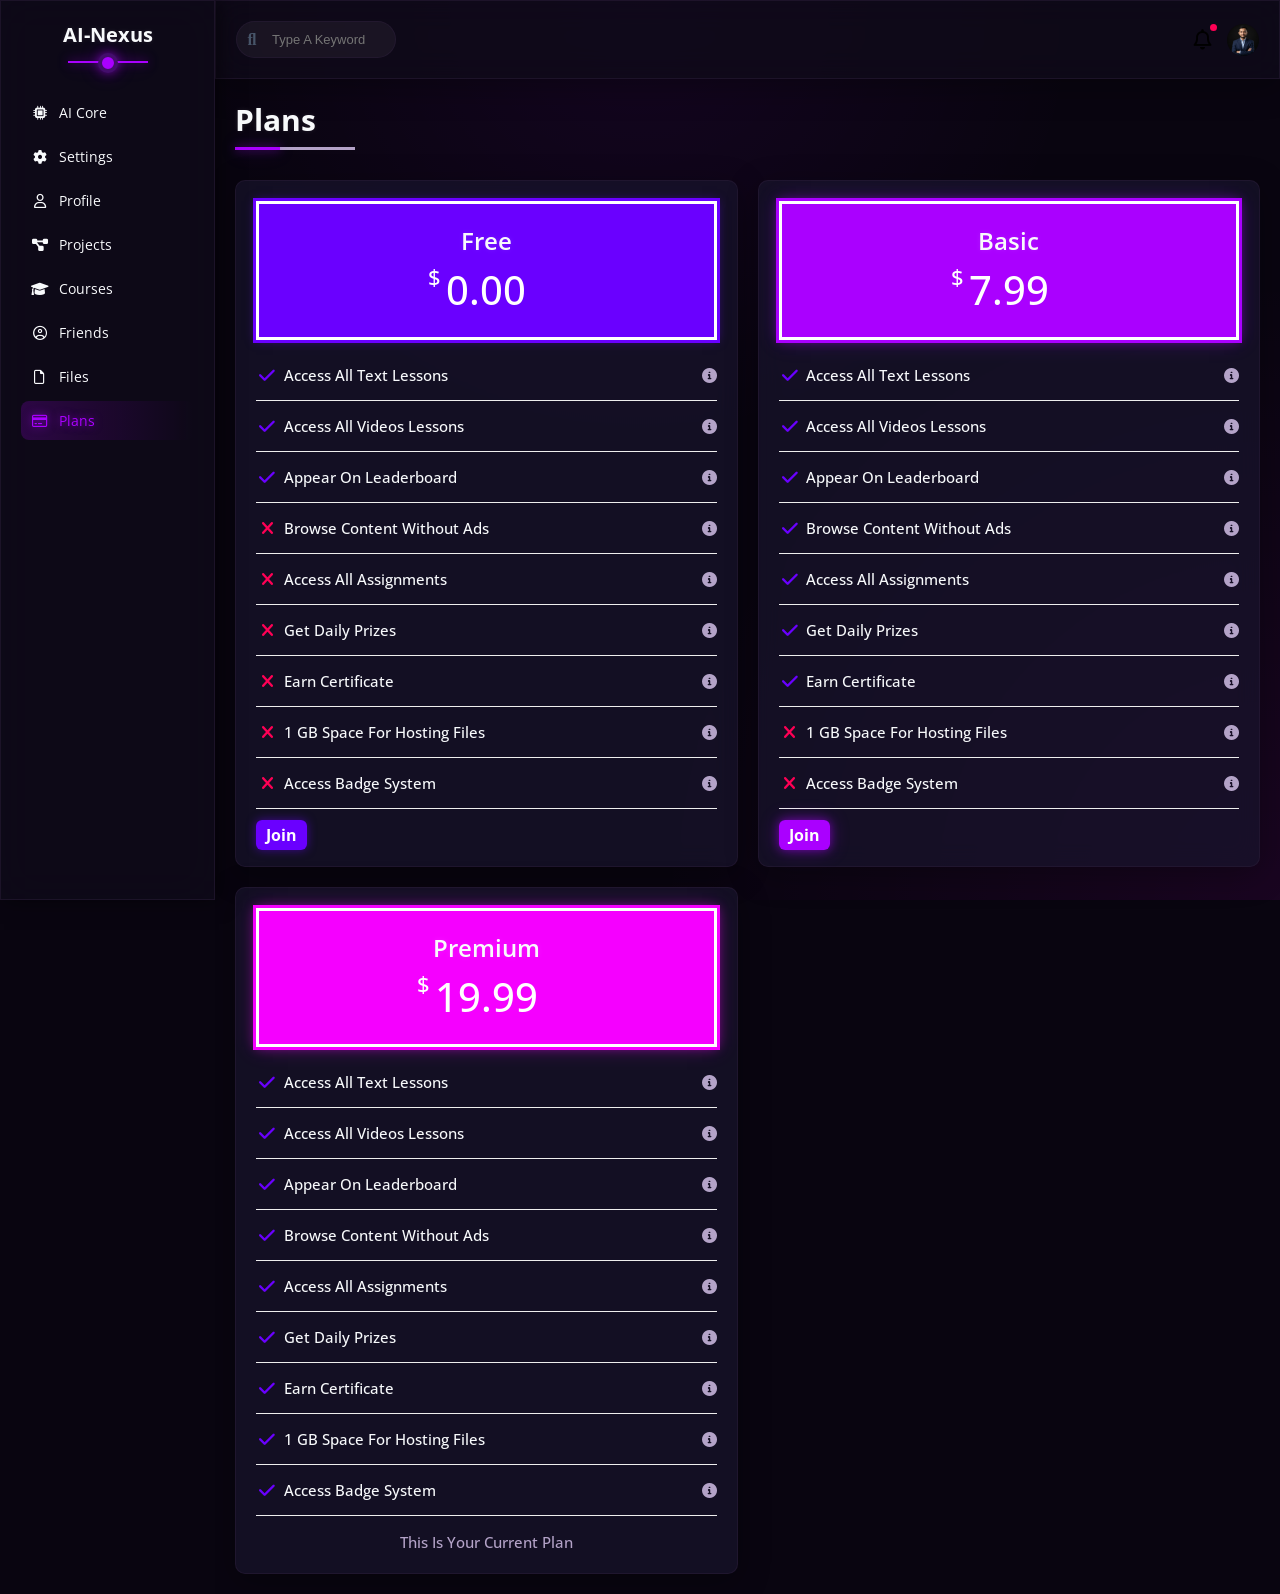
<file: plans.html>
<!DOCTYPE html>
<html lang="en">
<head>
    <meta charset="UTF-8">
    <meta http-equiv="X-UA-Compatible" content="IE=edge">
    <meta name="viewport" content="width=device-width, initial-scale=1.0">
    <link rel="stylesheet" href="./css/all.min.css">
    <link rel="stylesheet" href="./css/framework.css">
    <link rel="stylesheet" href="./css/main.css">
    <link rel="stylesheet" href="./css/ai_theme.css">
    <link rel="preconnect" href="https://fonts.googleapis.com">
    <link rel="preconnect" href="https://fonts.gstatic.com" crossorigin>
    <link href="https://fonts.googleapis.com/css2?family=Open+Sans:ital,wght@0,300;0,400;0,500;0,600;0,700;0,800;1,300;1,400;1,500;1,600;1,700;1,800&display=swap" rel="stylesheet">
    <link rel="icon" type="image/favicon" href="./imgs/favicon.png">
    <title>Compute Plans</title>
</head>
<body class="bg-eee">
    <div class="page d-flex bg-eee">
        <!-- Sidebar -->
        <div class="sidebar bg-white p-20 p-relative">
            <h3 class="p-relative text-center pb-15 mb-30 hide-mobile">AI-Nexus</h3>
            <ul>
                <li>
                    <a href="index.html" class="fs-14 rad-6 d-flex align-center c-black p-10">
                        <i class="fa-solid fa-microchip fa-fw mr-10"></i>
                        <span class="hide-mobile">AI Core</span>
                    </a>
                </li>
                <li>
                    <a href="settings.html" class="fs-14 rad-6 d-flex align-center c-black p-10">
                        <i class="fa-solid fa-gear fa-fw mr-10"></i>
                        <span class="hide-mobile">Settings</span>
                    </a>
                </li>
                <li>
                    <a href="profile.html" class="fs-14 rad-6 d-flex align-center c-black p-10">
                        <i class="fa-regular fa-user fa-fw mr-10"></i>
                        <span class="hide-mobile">Profile</span>
                    </a>
                </li>
                <li>
                    <a href="projects.html" class="fs-14 rad-6 d-flex align-center c-black p-10">
                        <i class="fa-solid fa-diagram-project fa-fw mr-10"></i>
                        <span class="hide-mobile">Projects</span>
                    </a>
                </li>
                <li>
                    <a href="courses.html" class="fs-14 rad-6 d-flex align-center c-black p-10">
                        <i class="fa-solid fa-graduation-cap fa-fw mr-10"></i>
                        <span class="hide-mobile">Courses</span>
                    </a>
                </li>
                <li>
                    <a href="friends.html" class="fs-14 rad-6 d-flex align-center c-black p-10">
                        <i class="fa-regular fa-circle-user fa-fw mr-10"></i>
                        <span class="hide-mobile">Friends</span>
                    </a>
                </li>
                <li>
                    <a href="files.html" class="fs-14 rad-6 d-flex align-center c-black p-10">
                        <i class="fa-regular fa-file fa-fw mr-10"></i>
                        <span class="hide-mobile">Files</span>
                    </a>
                </li>
                <li>
                    <a href="plans.html" class="active fs-14 rad-6 d-flex align-center c-black p-10">
                        <i class="fa-regular fa-credit-card fa-fw mr-10"></i>
                        <span class="hide-mobile">Plans</span>
                    </a>
                </li>
            </ul>
        </div>
        <!-- End Sidebar -->
        <!-- Content -->
        <div class="content w-full">
            <!-- Content Head -->
            <div class="head p-20 p-10-mobile bg-white between-flex">
                <div class="search p-relative">
                    <input class="p-10 rad-10" type="search" placeholder="Type A Keyword">
                </div>
                <div class="icons d-flex align-center">
                    <a href="#" class="mr-15 p-relative"><i class="fa-regular fa-bell fa-lg"></i></a>
                    <img src="./imgs/profile.png" style="width: 32px; height: 32px; border-radius: 50%;">
                </div>
            </div>
            <!-- End Content Head -->
            <h1 class="p-relative">Plans</h1>
            <div class="plans-page wrapper d-grid pb-20 gap-20">
                <div class="plan bg-white rad-10 p-20 green">
                    <div class="plan-head bg-green c-white p-20 text-center mb-10">
                        <h2 class="fw-600 mb-5">Free</h2>
                        <span class="price fw-500 d-block p-relative w-fit">
                            <span>$</span>
                            0.00
                        </span>
                    </div>
                    <ul class="feats mb-15">
                        <li class="pt-15 pb-15 between-flex fs-15 fw-500 gap-10">
                            <div class="d-flex align-center gap-5">
                                <i class="fa-solid fa-check fa-fw yes availability"></i>
                                Access All Text Lessons
                            </div>
                            <i class="fa-solid fa-circle-info help c-grey"></i>
                        </li>
                        <li class="pt-15 pb-15 between-flex fs-15 fw-500 gap-10">
                            <div class="d-flex align-center gap-5">
                                <i class="fa-solid fa-check fa-fw yes availability"></i>
                                Access All Videos Lessons
                            </div>
                            <i class="fa-solid fa-circle-info help c-grey"></i>
                        </li>
                        <li class="pt-15 pb-15 between-flex fs-15 fw-500 gap-10">
                            <div class="d-flex align-center gap-5">
                                <i class="fa-solid fa-check fa-fw yes availability"></i>
                                Appear On Leaderboard
                            </div>
                            <i class="fa-solid fa-circle-info help c-grey"></i>
                        </li>
                        <li class="pt-15 pb-15 between-flex fs-15 fw-500 gap-10">
                            <div class="d-flex align-center gap-5">
                                <i class="fa-solid fa-xmark fa-fw availability"></i>
                                Browse Content Without Ads
                            </div>
                            <i class="fa-solid fa-circle-info help c-grey"></i>
                        </li>
                        <li class="pt-15 pb-15 between-flex fs-15 fw-500 gap-10">
                            <div class="d-flex align-center gap-5">
                                <i class="fa-solid fa-xmark fa-fw availability"></i>   
                                Access All Assignments
                            </div>
                            <i class="fa-solid fa-circle-info help c-grey"></i>
                        </li>
                        <li class="pt-15 pb-15 between-flex fs-15 fw-500 gap-10">
                            <div class="d-flex align-center gap-5">
                                <i class="fa-solid fa-xmark fa-fw availability"></i>
                                Get Daily Prizes
                            </div>
                            <i class="fa-solid fa-circle-info help c-grey"></i>
                        </li>
                        <li class="pt-15 pb-15 between-flex fs-15 fw-500 gap-10">
                            <div class="d-flex align-center gap-5">
                                <i class="fa-solid fa-xmark fa-fw availability"></i>
                                Earn Certificate
                            </div>
                            <i class="fa-solid fa-circle-info help c-grey"></i>
                        </li>
                        <li class="pt-15 pb-15 between-flex fs-15 fw-500 gap-10">
                            <div class="d-flex align-center gap-5">
                                <i class="fa-solid fa-xmark fa-fw availability"></i>
                                1 GB Space For Hosting Files
                            </div>
                            <i class="fa-solid fa-circle-info help c-grey"></i>
                        </li>
                        <li class="pt-15 pb-15 between-flex fs-15 fw-500 gap-10">
                            <div class="d-flex align-center gap-5">
                                <i class="fa-solid fa-xmark fa-fw availability"></i>
                                Access Badge System
                            </div>
                            <i class="fa-solid fa-circle-info help c-grey"></i>
                        </li>
                    </ul>
                    <div class="plan-foot">
                        <a href="#" class="btn-shape c-white bg-green fw-500">Join</a>
                    </div>
                </div>
                <div class="plan bg-white rad-10 p-20 blue">
                    <div class="plan-head bg-blue c-white p-20 text-center mb-10">
                        <h2 class="fw-600 mb-5">Basic</h2>
                        <span class="price fw-500 d-block p-relative w-fit">
                            <span>$</span>
                            7.99
                        </span>
                    </div>
                    <ul class="feats mb-15">
                        <li class="pt-15 pb-15 between-flex fs-15 fw-500 gap-10">
                            <div class="d-flex align-center gap-5">
                                <i class="fa-solid fa-check fa-fw yes availability"></i>
                                Access All Text Lessons
                            </div>
                            <i class="fa-solid fa-circle-info help c-grey"></i>
                        </li>
                        <li class="pt-15 pb-15 between-flex fs-15 fw-500 gap-10">
                            <div class="d-flex align-center gap-5">
                                <i class="fa-solid fa-check fa-fw yes availability"></i>
                                Access All Videos Lessons
                            </div>
                            <i class="fa-solid fa-circle-info help c-grey"></i>
                        </li>
                        <li class="pt-15 pb-15 between-flex fs-15 fw-500 gap-10">
                            <div class="d-flex align-center gap-5">
                                <i class="fa-solid fa-check fa-fw yes availability"></i>
                                Appear On Leaderboard
                            </div>
                            <i class="fa-solid fa-circle-info help c-grey"></i>
                        </li>
                        <li class="pt-15 pb-15 between-flex fs-15 fw-500 gap-10">
                            <div class="d-flex align-center gap-5">
                                <i class="fa-solid fa-check fa-fw yes availability"></i>
                                Browse Content Without Ads
                            </div>
                            <i class="fa-solid fa-circle-info help c-grey"></i>
                        </li>
                        <li class="pt-15 pb-15 between-flex fs-15 fw-500 gap-10">
                            <div class="d-flex align-center gap-5">
                                <i class="fa-solid fa-check fa-fw yes availability"></i>   
                                Access All Assignments
                            </div>
                            <i class="fa-solid fa-circle-info help c-grey"></i>
                        </li>
                        <li class="pt-15 pb-15 between-flex fs-15 fw-500 gap-10">
                            <div class="d-flex align-center gap-5">
                                <i class="fa-solid fa-check fa-fw yes availability"></i>
                                Get Daily Prizes
                            </div>
                            <i class="fa-solid fa-circle-info help c-grey"></i>
                        </li>
                        <li class="pt-15 pb-15 between-flex fs-15 fw-500 gap-10">
                            <div class="d-flex align-center gap-5">
                                <i class="fa-solid fa-check fa-fw yes availability"></i>
                                Earn Certificate
                            </div>
                            <i class="fa-solid fa-circle-info help c-grey"></i>
                        </li>
                        <li class="pt-15 pb-15 between-flex fs-15 fw-500 gap-10">
                            <div class="d-flex align-center gap-5">
                                <i class="fa-solid fa-xmark fa-fw availability"></i>
                                1 GB Space For Hosting Files
                            </div>
                            <i class="fa-solid fa-circle-info help c-grey"></i>
                        </li>
                        <li class="pt-15 pb-15 between-flex fs-15 fw-500 gap-10">
                            <div class="d-flex align-center gap-5">
                                <i class="fa-solid fa-xmark fa-fw availability"></i>
                                Access Badge System
                            </div>
                            <i class="fa-solid fa-circle-info help c-grey"></i>
                        </li>
                    </ul>
                    <div class="plan-foot">
                        <a href="#" class="btn-shape c-white bg-blue fw-500">Join</a>
                    </div>
                </div>
                <div class="plan bg-white rad-10 p-20 orange">
                    <div class="plan-head bg-orange c-white p-20 text-center mb-10">
                        <h2 class="fw-600 mb-5">Premium</h2>
                        <span class="price fw-500 d-block p-relative w-fit">
                            <span>$</span>
                            19.99
                        </span>
                    </div>
                    <ul class="feats mb-15">
                        <li class="pt-15 pb-15 between-flex fs-15 fw-500 gap-10">
                            <div class="d-flex align-center gap-5">
                                <i class="fa-solid fa-check fa-fw yes availability"></i>
                                Access All Text Lessons
                            </div>
                            <i class="fa-solid fa-circle-info help c-grey"></i>
                        </li>
                        <li class="pt-15 pb-15 between-flex fs-15 fw-500 gap-10">
                            <div class="d-flex align-center gap-5">
                                <i class="fa-solid fa-check fa-fw yes availability"></i>
                                Access All Videos Lessons
                            </div>
                            <i class="fa-solid fa-circle-info help c-grey"></i>
                        </li>
                        <li class="pt-15 pb-15 between-flex fs-15 fw-500 gap-10">
                            <div class="d-flex align-center gap-5">
                                <i class="fa-solid fa-check fa-fw yes availability"></i>
                                Appear On Leaderboard
                            </div>
                            <i class="fa-solid fa-circle-info help c-grey"></i>
                        </li>
                        <li class="pt-15 pb-15 between-flex fs-15 fw-500 gap-10">
                            <div class="d-flex align-center gap-5">
                                <i class="fa-solid fa-check fa-fw yes availability"></i>
                                Browse Content Without Ads
                            </div>
                            <i class="fa-solid fa-circle-info help c-grey"></i>
                        </li>
                        <li class="pt-15 pb-15 between-flex fs-15 fw-500 gap-10">
                            <div class="d-flex align-center gap-5">
                                <i class="fa-solid fa-check fa-fw yes availability"></i>   
                                Access All Assignments
                            </div>
                            <i class="fa-solid fa-circle-info help c-grey"></i>
                        </li>
                        <li class="pt-15 pb-15 between-flex fs-15 fw-500 gap-10">
                            <div class="d-flex align-center gap-5">
                                <i class="fa-solid fa-check fa-fw yes availability"></i>
                                Get Daily Prizes
                            </div>
                            <i class="fa-solid fa-circle-info help c-grey"></i>
                        </li>
                        <li class="pt-15 pb-15 between-flex fs-15 fw-500 gap-10">
                            <div class="d-flex align-center gap-5">
                                <i class="fa-solid fa-check fa-fw yes availability"></i>
                                Earn Certificate
                            </div>
                            <i class="fa-solid fa-circle-info help c-grey"></i>
                        </li>
                        <li class="pt-15 pb-15 between-flex fs-15 fw-500 gap-10">
                            <div class="d-flex align-center gap-5">
                                <i class="fa-solid fa-check fa-fw yes availability"></i>
                                1 GB Space For Hosting Files
                            </div>
                            <i class="fa-solid fa-circle-info help c-grey"></i>
                        </li>
                        <li class="pt-15 pb-15 between-flex fs-15 fw-500 gap-10">
                            <div class="d-flex align-center gap-5">
                                <i class="fa-solid fa-check fa-fw yes availability"></i>
                                Access Badge System
                            </div>
                            <i class="fa-solid fa-circle-info help c-grey"></i>
                        </li>
                    </ul>
                    <div class="plan-foot text-center">
                        <span class="fs-15 c-grey fw-500">This Is Your Current Plan</span>
                    </div>
                </div>
            </div>
        </div>
        <!-- End Content -->
    </div>
</body>
</html>
</file>
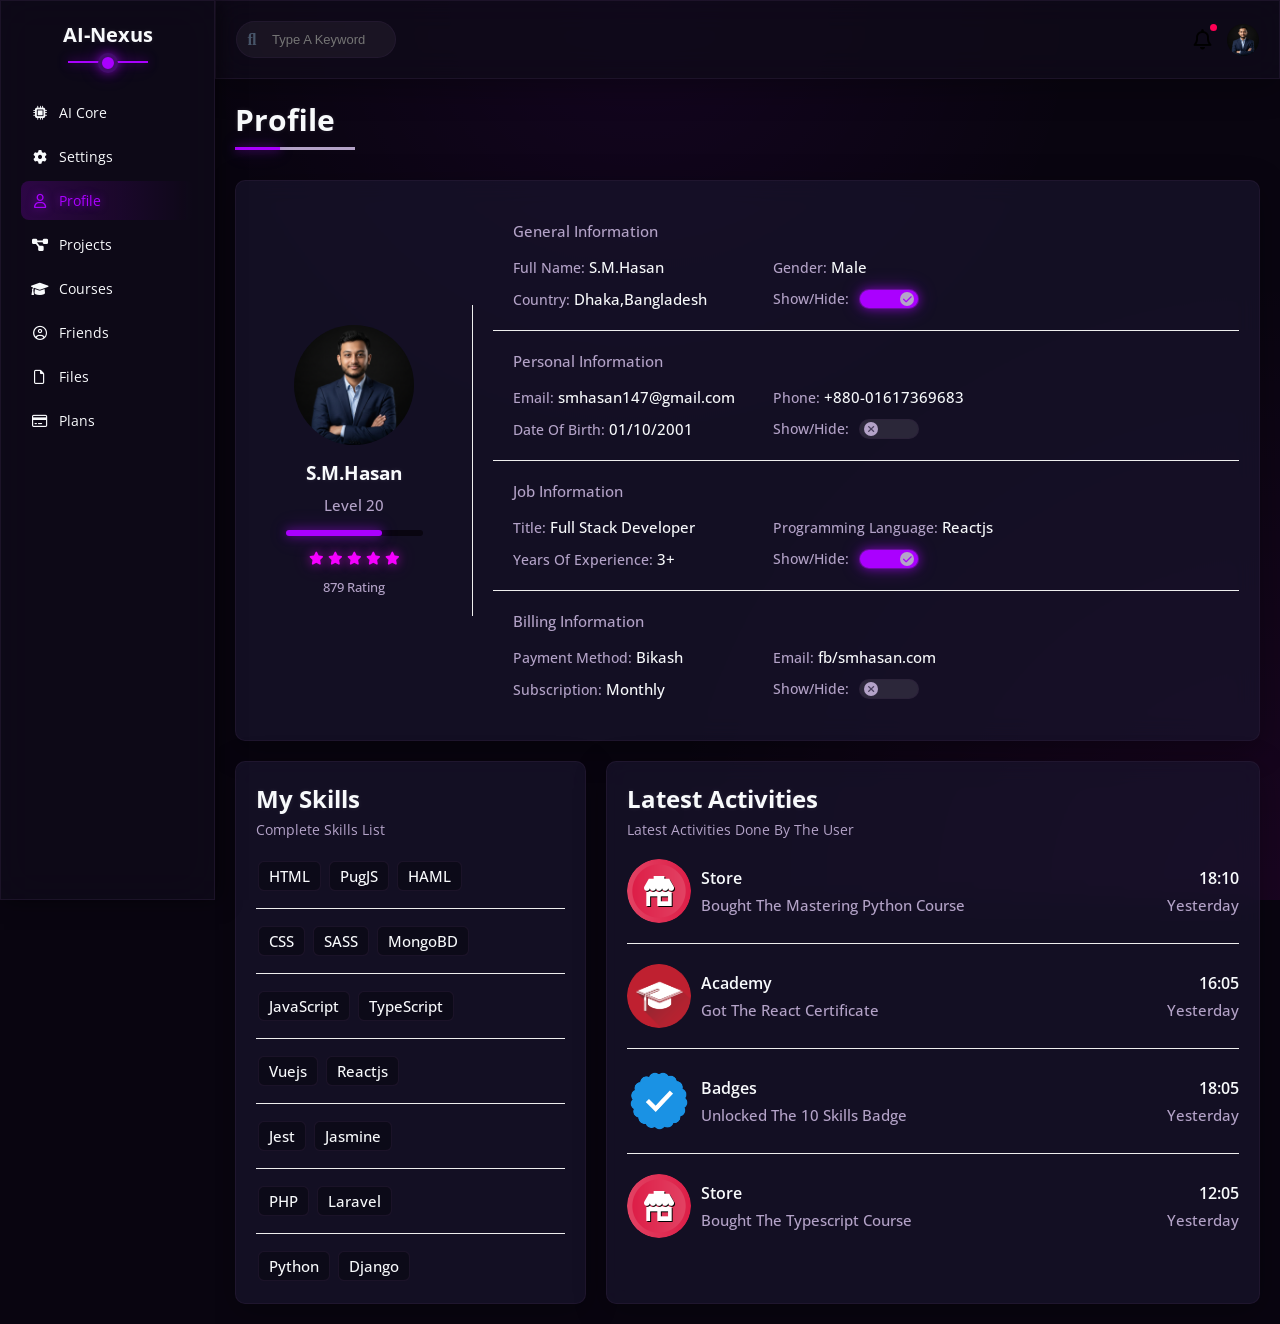
<file: profile.html>
<!DOCTYPE html>
<html lang="en">
<head>
    <meta charset="UTF-8">
    <meta http-equiv="X-UA-Compatible" content="IE=edge">
    <meta name="viewport" content="width=device-width, initial-scale=1.0">
    <link rel="stylesheet" href="./css/all.min.css">
    <link rel="stylesheet" href="./css/framework.css">
    <link rel="stylesheet" href="./css/main.css">
    <link rel="stylesheet" href="./css/ai_theme.css">
    <link rel="preconnect" href="https://fonts.googleapis.com">
    <link rel="preconnect" href="https://fonts.gstatic.com" crossorigin>
    <link href="https://fonts.googleapis.com/css2?family=Open+Sans:ital,wght@0,300;0,400;0,500;0,600;0,700;0,800;1,300;1,400;1,500;1,600;1,700;1,800&display=swap" rel="stylesheet">
    <link rel="icon" type="image/favicon" href="./imgs/favicon.png">
    <title>Agent Profile</title>
</head>
<body class="bg-eee">
    <div class="page d-flex bg-eee">
        <!-- Sidebar -->
        <div class="sidebar bg-white p-20 p-relative">
            <h3 class="p-relative text-center pb-15 mb-30 hide-mobile">AI-Nexus</h3>
            <ul>
                <li>
                    <a href="index.html" class="fs-14 rad-6 d-flex align-center c-black p-10">
                        <i class="fa-solid fa-microchip fa-fw mr-10"></i>
                        <span class="hide-mobile">AI Core</span>
                    </a>
                </li>
                <li>
                    <a href="settings.html" class="fs-14 rad-6 d-flex align-center c-black p-10">
                        <i class="fa-solid fa-gear fa-fw mr-10"></i>
                        <span class="hide-mobile">Settings</span>
                    </a>
                </li>
                <li>
                    <a href="profile.html" class="active fs-14 rad-6 d-flex align-center c-black p-10">
                        <i class="fa-regular fa-user fa-fw mr-10"></i>
                        <span class="hide-mobile">Profile</span>
                    </a>
                </li>
                <li>
                    <a href="projects.html" class="fs-14 rad-6 d-flex align-center c-black p-10">
                        <i class="fa-solid fa-diagram-project fa-fw mr-10"></i>
                        <span class="hide-mobile">Projects</span>
                    </a>
                </li>
                <li>
                    <a href="courses.html" class="fs-14 rad-6 d-flex align-center c-black p-10">
                        <i class="fa-solid fa-graduation-cap fa-fw mr-10"></i>
                        <span class="hide-mobile">Courses</span>
                    </a>
                </li>
                <li>
                    <a href="friends.html" class="fs-14 rad-6 d-flex align-center c-black p-10">
                        <i class="fa-regular fa-circle-user fa-fw mr-10"></i>
                        <span class="hide-mobile">Friends</span>
                    </a>
                </li>
                <li>
                    <a href="files.html" class="fs-14 rad-6 d-flex align-center c-black p-10">
                        <i class="fa-regular fa-file fa-fw mr-10"></i>
                        <span class="hide-mobile">Files</span>
                    </a>
                </li>
                <li>
                    <a href="plans.html" class="fs-14 rad-6 d-flex align-center c-black p-10">
                        <i class="fa-regular fa-credit-card fa-fw mr-10"></i>
                        <span class="hide-mobile">Plans</span>
                    </a>
                </li>
            </ul>
        </div>
        <!-- End Sidebar -->
        <!-- Content -->
        <div class="content w-full">
            <!-- Content Head -->
            <div class="head p-20 p-10-mobile bg-white between-flex">
                <div class="search p-relative">
                    <input class="p-10 rad-10" type="search" placeholder="Type A Keyword">
                </div>
                <div class="icons d-flex align-center">
                    <a href="#" class="mr-15 p-relative"><i class="fa-regular fa-bell fa-lg"></i></a>
                    <img src="./imgs/profile.png" style="width: 32px; height: 32px; border-radius: 50%;">
                </div>
            </div>
            <!-- End Content Head -->
            <h1 class="p-relative">Profile</h1>
            <div class="profile-page pb-20">
                <!-- Overview -->
                <div class="overview rad-10 bg-white m-20 d-flex align-center flex-column-mobile">
                    <div class="avatar-box text-center p-20">
                        <img src="./imgs/profile.png" class="mb-10" style="width: 120px; height: 120px; border-radius: 50%;">
                        <h3 class="mb-10 fw-600"><b>S.M.Hasan</b></h3>
                        <span class="d-block mb-15 c-grey fs-15 fw-500">Level 20</span>
                        <div class="progress mb-10 bg-eee rad-6 p-relative">
                            <span style="width: 70%;" class="rad-6 bg-blue h-full"></span>
                        </div>
                        <div class="stars mb-10">
                            <i class="fa-solid fa-star c-orange fs-13"></i>
                            <i class="fa-solid fa-star c-orange fs-13"></i>
                            <i class="fa-solid fa-star c-orange fs-13"></i>
                            <i class="fa-solid fa-star c-orange fs-13"></i>
                            <i class="fa-solid fa-star c-orange fs-13"></i>
                        </div>
                        <span class="d-block fs-13 fw-500 c-grey">879 Rating</span>
                    </div>
                    <div class="info-box w-full p-20">
                        <div class="row p-20">
                            <span class="d-block fs-15 c-grey fw-500 mb-15 text-center-mobile">General Information</span>
                            <div class="info d-flex align-center gap-10 text-center-mobile flex-column-mobile">
                                <div>
                                    <span class="c-grey fw-500 fs-14">Full Name:</span>
                                    <span class="fw-500 fs-15">S.M.Hasan</span>
                                </div>
                                <div>
                                    <span class="c-grey fw-500 fs-14">Gender:</span>
                                    <span class="fw-500 fs-15">Male</span>
                                </div>
                                <div>
                                    <span class="c-grey fw-500 fs-14">Country:</span>
                                    <span class="fw-500 fs-15">Dhaka,Bangladesh</span>
                                </div>
                                <div class="d-flex gap-10">
                                    <span class="c-grey fw-500 fs-14">Show/Hide:</span>
                                    <label>
                                        <input type="checkbox" class="toggle-checkbox" checked>
                                        <div class="toggle-switch"></div>
                                    </label>
                                </div>
                            </div>
                        </div>
                        <div class="row p-20">
                            <span class="d-block fs-15 c-grey fw-500 mb-15 text-center-mobile">Personal Information</span>
                            <div class="info d-flex align-center gap-10 text-center-mobile flex-column-mobile">
                                <div>
                                    <span class="c-grey fw-500 fs-14">Email:</span>
                                    <span class="fw-500 fs-15">smhasan147@gmail.com</span>
                                </div>
                                <div>
                                    <span class="c-grey fw-500 fs-14">Phone:</span>
                                    <span class="fw-500 fs-15">+880-01617369683</span>
                                </div>
                                <div>
                                    <span class="c-grey fw-500 fs-14">Date Of Birth:</span>
                                    <span class="fw-500 fs-15">01/10/2001</span>
                                </div>
                                <div class="d-flex gap-10">
                                    <span class="c-grey fw-500 fs-14">Show/Hide:</span>
                                    <label>
                                        <input type="checkbox" class="toggle-checkbox">
                                        <div class="toggle-switch"></div>
                                    </label>
                                </div>
                            </div>
                        </div>
                        <div class="row p-20">
                            <span class="d-block fs-15 c-grey fw-500 mb-15 text-center-mobile">Job Information</span>
                            <div class="info d-flex align-center gap-10 text-center-mobile flex-column-mobile">
                                <div>
                                    <span class="c-grey fw-500 fs-14">Title:</span>
                                    <span class="fw-500 fs-15">Full Stack Developer</span>
                                </div>
                                <div>
                                    <span class="c-grey fw-500 fs-14">Programming Language:</span>
                                    <span class="fw-500 fs-15">Reactjs</span>
                                </div>
                                <div>
                                    <span class="c-grey fw-500 fs-14">Years Of Experience:</span>
                                    <span class="fw-500 fs-15">3+</span>
                                </div>
                                <div class="d-flex gap-10">
                                    <span class="c-grey fw-500 fs-14">Show/Hide:</span>
                                    <label>
                                        <input type="checkbox" class="toggle-checkbox" checked>
                                        <div class="toggle-switch"></div>
                                    </label>
                                </div>
                            </div>
                        </div>
                        <div class="row p-20">
                            <span class="d-block fs-15 c-grey fw-500 mb-15 text-center-mobile">Billing Information</span>
                            <div class="info d-flex align-center gap-10 text-center-mobile flex-column-mobile">
                                <div>
                                    <span class="c-grey fw-500 fs-14">Payment Method:</span>
                                    <span class="fw-500 fs-15">Bikash</span>
                                </div>
                                <div>
                                    <span class="c-grey fw-500 fs-14">Email:</span>
                                    <span class="fw-500 fs-15">fb/smhasan.com</span>
                                </div>
                                <div>
                                    <span class="c-grey fw-500 fs-14">Subscription:</span>
                                    <span class="fw-500 fs-15">Monthly</span>
                                </div>
                                <div class="d-flex gap-10">
                                    <span class="c-grey fw-500 fs-14">Show/Hide:</span>
                                    <label>
                                        <input type="checkbox" class="toggle-checkbox">
                                        <div class="toggle-switch"></div>
                                    </label>
                                </div>
                            </div>
                        </div>
                    </div>
                </div>
                <!-- End Overview -->
                <!-- Other Data -->
                <div class="other-data d-flex gap-20 ml-20 mr-20 flex-column-mobile">
                    <div class="skills p-20 bg-white rad-10">
                        <h2 class="mb-5">My Skills</h2>
                        <p class="fs-14 c-grey mb-20">Complete Skills List</p>
                        <ul class="text-center-mobile">
                            <li class="pb-15 mb-15">
                                <span class="fs-15 btn-shape bg-eee fw-500">HTML</span>
                                <span class="fs-15 btn-shape bg-eee fw-500">PugJS</span>
                                <span class="fs-15 btn-shape bg-eee fw-500">HAML</span>
                            </li>
                            <li class="pb-15 mb-15">
                                <span class="fs-15 btn-shape bg-eee fw-500">CSS</span>
                                <span class="fs-15 btn-shape bg-eee fw-500">SASS</span>
                                <span class="fs-15 btn-shape bg-eee fw-500">MongoBD</span>
                            </li>
                            <li class="pb-15 mb-15">
                                <span class="fs-15 btn-shape bg-eee fw-500">JavaScript</span>
                                <span class="fs-15 btn-shape bg-eee fw-500">TypeScript</span>
                            </li>
                            <li class="pb-15 mb-15">
                                <span class="fs-15 btn-shape bg-eee fw-500">Vuejs</span>
                                <span class="fs-15 btn-shape bg-eee fw-500">Reactjs</span>
                            </li>
                            <li class="pb-15 mb-15">
                                <span class="fs-15 btn-shape bg-eee fw-500">Jest</span>
                                <span class="fs-15 btn-shape bg-eee fw-500">Jasmine</span>
                            </li>
                            <li class="pb-15 mb-15">
                                <span class="fs-15 btn-shape bg-eee fw-500">PHP</span>
                                <span class="fs-15 btn-shape bg-eee fw-500">Laravel</span>
                            </li>
                            <li>
                                <span class="fs-15 btn-shape bg-eee fw-500">Python</span>
                                <span class="fs-15 btn-shape bg-eee fw-500">Django</span>
                            </li>
                        </ul>
                    </div>
                    <div class="latest-activities p-20 bg-white rad-10">
                        <h2 class="mb-5">Latest Activities</h2>
                        <p class="fs-14 c-grey mb-20">Latest Activities Done By The User</p>
                        <div class="activity w-full d-flex align-center text-center-mobile flex-column-mobile gap-10">
                            <img src="./imgs/activity-01.png">
                            <div class="d-flex between-flex w-full flex-column-mobile gap-15">
                                <div class="info">
                                    <span class="fw-600 d-block mb-5">Store</span>
                                    <span class="c-grey fs-15 fw-500">Bought The Mastering Python Course</span>
                                </div>
                                <div class="date">
                                    <span class="fw-600 d-block mb-5">18:10</span>
                                    <span class="c-grey fs-15 fw-500">Yesterday</span>
                                </div>
                            </div>
                        </div>
                        <div class="activity w-full d-flex align-center text-center-mobile flex-column-mobile gap-10">
                            <img src="./imgs/activity-02.png">
                            <div class="d-flex between-flex w-full flex-column-mobile gap-15">
                                <div class="info">
                                    <span class="fw-600 d-block mb-5">Academy</span>
                                    <span class="c-grey fs-15 fw-500">Got The React Certificate</span>
                                </div>
                                <div class="date">
                                    <span class="fw-600 d-block mb-5">16:05</span>
                                    <span class="c-grey fs-15 fw-500">Yesterday</span>
                                </div>
                            </div>
                        </div>
                        <div class="activity w-full d-flex align-center text-center-mobile flex-column-mobile gap-10">
                            <img src="./imgs/activity-03.png">
                            <div class="d-flex between-flex w-full flex-column-mobile gap-15">
                                <div class="info">
                                    <span class="fw-600 d-block mb-5">Badges</span>
                                    <span class="c-grey fs-15 fw-500">Unlocked The 10 Skills Badge</span>
                                </div>
                                <div class="date">
                                    <span class="fw-600 d-block mb-5">18:05</span>
                                    <span class="c-grey fs-15 fw-500">Yesterday</span>
                                </div>
                            </div>
                        </div>
                        <div class="activity w-full d-flex align-center text-center-mobile flex-column-mobile gap-10">
                            <img src="./imgs/activity-01.png">
                            <div class="d-flex between-flex w-full flex-column-mobile gap-15">
                                <div class="info">
                                    <span class="fw-600 d-block mb-5">Store</span>
                                    <span class="c-grey fs-15 fw-500">Bought The Typescript Course</span>
                                </div>
                                <div class="date">
                                    <span class="fw-600 d-block mb-5">12:05</span>
                                    <span class="c-grey fs-15 fw-500">Yesterday</span>
                                </div>
                            </div>
                        </div>
                    </div>
                </div>
                <!-- End Other Data -->
            </div>
        </div>
        <!-- End Content -->
    </div>
</body>
</html>
</file>
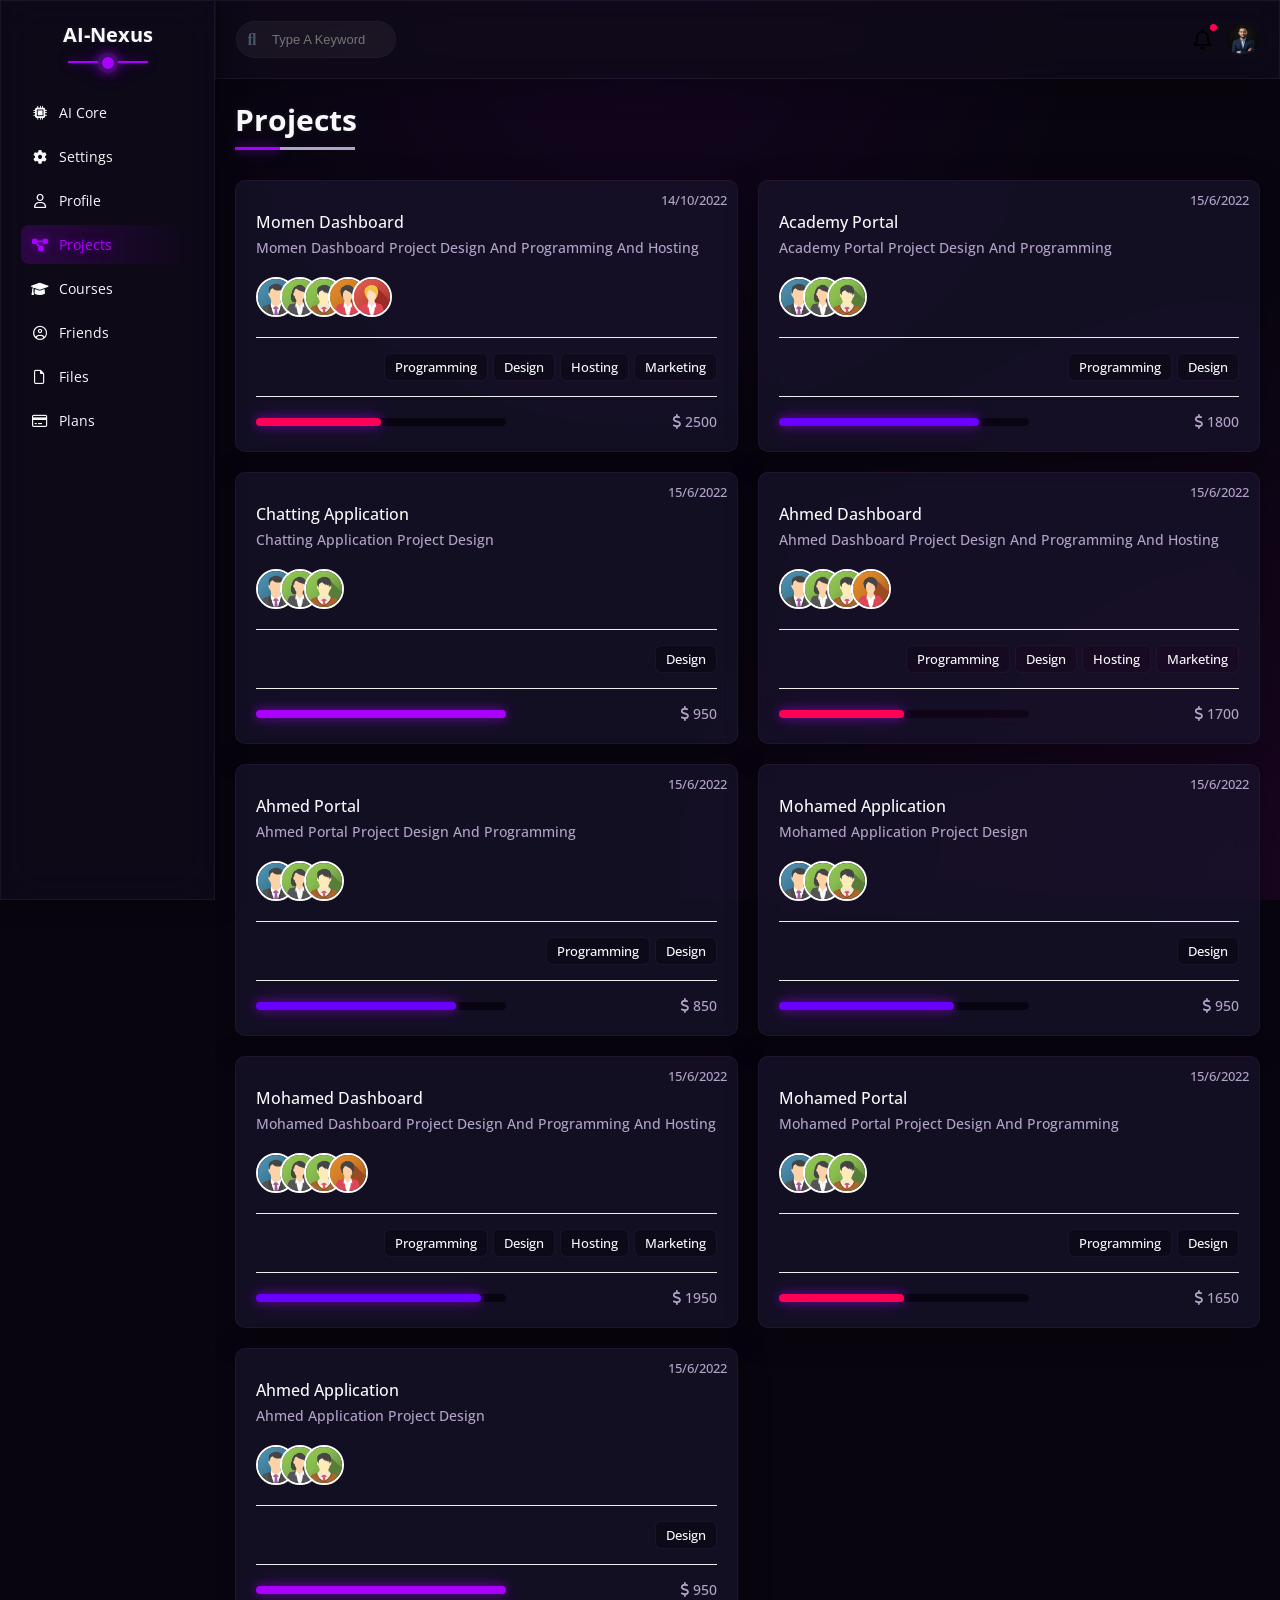
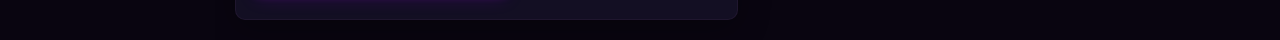
<file: projects.html>
<!DOCTYPE html>
<html lang="en">
<head>
    <meta charset="UTF-8">
    <meta http-equiv="X-UA-Compatible" content="IE=edge">
    <meta name="viewport" content="width=device-width, initial-scale=1.0">
    <link rel="stylesheet" href="./css/all.min.css">
    <link rel="stylesheet" href="./css/framework.css">
    <link rel="stylesheet" href="./css/main.css">
    <link rel="stylesheet" href="./css/ai_theme.css">
    <link rel="preconnect" href="https://fonts.googleapis.com">
    <link rel="preconnect" href="https://fonts.gstatic.com" crossorigin>
    <link href="https://fonts.googleapis.com/css2?family=Open+Sans:ital,wght@0,300;0,400;0,500;0,600;0,700;0,800;1,300;1,400;1,500;1,600;1,700;1,800&display=swap" rel="stylesheet">
    <link rel="icon" type="image/favicon" href="./imgs/favicon.png">
    <title>AI Deployments</title>
</head>
<body class="bg-eee">
    <div class="page d-flex bg-eee">
        <!-- Sidebar -->
        <div class="sidebar bg-white p-20 p-relative">
            <h3 class="p-relative text-center pb-15 mb-30 hide-mobile">AI-Nexus</h3>
            <ul>
                <li>
                    <a href="index.html" class="fs-14 rad-6 d-flex align-center c-black p-10">
                        <i class="fa-solid fa-microchip fa-fw mr-10"></i>
                        <span class="hide-mobile">AI Core</span>
                    </a>
                </li>
                <li>
                    <a href="settings.html" class="fs-14 rad-6 d-flex align-center c-black p-10">
                        <i class="fa-solid fa-gear fa-fw mr-10"></i>
                        <span class="hide-mobile">Settings</span>
                    </a>
                </li>
                <li>
                    <a href="profile.html" class="fs-14 rad-6 d-flex align-center c-black p-10">
                        <i class="fa-regular fa-user fa-fw mr-10"></i>
                        <span class="hide-mobile">Profile</span>
                    </a>
                </li>
                <li>
                    <a href="projects.html" class="active fs-14 rad-6 d-flex align-center c-black p-10">
                        <i class="fa-solid fa-diagram-project fa-fw mr-10"></i>
                        <span class="hide-mobile">Projects</span>
                    </a>
                </li>
                <li>
                    <a href="courses.html" class="fs-14 rad-6 d-flex align-center c-black p-10">
                        <i class="fa-solid fa-graduation-cap fa-fw mr-10"></i>
                        <span class="hide-mobile">Courses</span>
                    </a>
                </li>
                <li>
                    <a href="friends.html" class="fs-14 rad-6 d-flex align-center c-black p-10">
                        <i class="fa-regular fa-circle-user fa-fw mr-10"></i>
                        <span class="hide-mobile">Friends</span>
                    </a>
                </li>
                <li>
                    <a href="files.html" class="fs-14 rad-6 d-flex align-center c-black p-10">
                        <i class="fa-regular fa-file fa-fw mr-10"></i>
                        <span class="hide-mobile">Files</span>
                    </a>
                </li>
                <li>
                    <a href="plans.html" class="fs-14 rad-6 d-flex align-center c-black p-10">
                        <i class="fa-regular fa-credit-card fa-fw mr-10"></i>
                        <span class="hide-mobile">Plans</span>
                    </a>
                </li>
            </ul>
        </div>
        <!-- End Sidebar -->
        <!-- Content -->
        <div class="content w-full">
            <!-- Content Head -->
            <div class="head p-20 p-10-mobile bg-white between-flex">
                <div class="search p-relative">
                    <input class="p-10 rad-10" type="search" placeholder="Type A Keyword">
                </div>
                <div class="icons d-flex align-center">
                    <a href="#" class="mr-15 p-relative"><i class="fa-regular fa-bell fa-lg"></i></a>
                    <img src="./imgs/profile.png" style="width: 32px; height: 32px; border-radius: 50%;">
                </div>
            </div>
            <!-- End Content Head -->
            <h1 class="p-relative">Projects</h1>
            <div class="projects-page wrapper d-grid pb-20 gap-20">
                <div class="project p-20 rad-10 bg-white p-relative">
                    <span class="date fs-13 c-grey fw-500">14/10/2022</span>
                    <span class="title fw-500 fs-16 d-block mb-5 mt-10">Momen Dashboard</span>
                    <span class="d-block c-grey fw-500 fs-14 mb-20">Momen Dashboard Project Design And Programming And Hosting</span>
                    <div class="team">
                        <a href="#" class="p-relative"><img src="./imgs/team-01.png"></a>
                        <a href="#" class="p-relative"><img src="./imgs/team-02.png"></a>
                        <a href="#" class="p-relative"><img src="./imgs/team-03.png"></a>
                        <a href="#" class="p-relative"><img src="./imgs/team-04.png"></a>
                        <a href="#" class="p-relative"><img src="./imgs/team-05.png"></a>
                    </div>
                    <div class="technologies d-flex flex-column-mobile text-center-mobile gap-5">
                        <span class="btn-shape fs-13 bg-eee fw-500">Programming</span>
                        <span class="btn-shape fs-13 bg-eee fw-500">Design</span>
                        <span class="btn-shape fs-13 bg-eee fw-500">Hosting</span>
                        <span class="btn-shape fs-13 bg-eee fw-500">Marketing</span>
                    </div>
                    <div class="info between-flex flex-column-mobile gap-15">
                        <div class="progress bg-eee rad-6 p-relative">
                            <span class="bg-red rad-6 h-full" style="width: 50%;"></span>
                        </div>
                        <div class="c-grey fs-14">
                            <i class="fa-solid fa-dollar-sign"></i>
                            <span class="fw-500">2500</span>
                        </div>
                    </div>
                </div>
                <div class="project p-20 rad-10 bg-white p-relative">
                    <span class="date fs-13 c-grey fw-500">15/6/2022</span>
                    <span class="title fw-500 fs-16 d-block mb-5 mt-10">Academy Portal</span>
                    <span class="d-block c-grey fw-500 fs-14 mb-20">Academy Portal Project Design And Programming</span>
                    <div class="team">
                        <a href="#" class="p-relative"><img src="./imgs/team-01.png"></a>
                        <a href="#" class="p-relative"><img src="./imgs/team-02.png"></a>
                        <a href="#" class="p-relative"><img src="./imgs/team-03.png"></a>
                    </div>
                    <div class="technologies d-flex flex-column-mobile text-center-mobile gap-5">
                        <span class="btn-shape fs-13 bg-eee fw-500">Programming</span>
                        <span class="btn-shape fs-13 bg-eee fw-500">Design</span>
                    </div>
                    <div class="info between-flex flex-column-mobile gap-15">
                        <div class="progress bg-eee rad-6 p-relative">
                            <span class="bg-green rad-6 h-full" style="width: 80%;"></span>
                        </div>
                        <div class="c-grey fs-14">
                            <i class="fa-solid fa-dollar-sign"></i>
                            <span class="fw-500">1800</span>
                        </div>
                    </div>
                </div>
                <div class="project p-20 rad-10 bg-white p-relative">
                    <span class="date fs-13 c-grey fw-500">15/6/2022</span>
                    <span class="title fw-500 fs-16 d-block mb-5 mt-10">Chatting Application</span>
                    <span class="d-block c-grey fw-500 fs-14 mb-20">Chatting Application Project Design</span>
                    <div class="team">
                        <a href="#" class="p-relative"><img src="./imgs/team-01.png"></a>
                        <a href="#" class="p-relative"><img src="./imgs/team-02.png"></a>
                        <a href="#" class="p-relative"><img src="./imgs/team-03.png"></a>
                    </div>
                    <div class="technologies d-flex flex-column-mobile text-center-mobile gap-5">
                        <span class="btn-shape fs-13 bg-eee fw-500">Design</span>
                    </div>
                    <div class="info between-flex flex-column-mobile gap-15">
                        <div class="progress bg-eee rad-6 p-relative">
                            <span class="bg-blue rad-6 h-full" style="width: 100%;"></span>
                        </div>
                        <div class="c-grey fs-14">
                            <i class="fa-solid fa-dollar-sign"></i>
                            <span class="fw-500">950</span>
                        </div>
                    </div>
                </div>
                <div class="project p-20 rad-10 bg-white p-relative">
                    <span class="date fs-13 c-grey fw-500">15/6/2022</span>
                    <span class="title fw-500 fs-16 d-block mb-5 mt-10">Ahmed Dashboard</span>
                    <span class="d-block c-grey fw-500 fs-14 mb-20">Ahmed Dashboard Project Design And Programming And Hosting</span>
                    <div class="team">
                        <a href="#" class="p-relative"><img src="./imgs/team-01.png"></a>
                        <a href="#" class="p-relative"><img src="./imgs/team-02.png"></a>
                        <a href="#" class="p-relative"><img src="./imgs/team-03.png"></a>
                        <a href="#" class="p-relative"><img src="./imgs/team-04.png"></a>
                    </div>
                    <div class="technologies d-flex flex-column-mobile text-center-mobile gap-5">
                        <span class="btn-shape fs-13 bg-eee fw-500">Programming</span>
                        <span class="btn-shape fs-13 bg-eee fw-500">Design</span>
                        <span class="btn-shape fs-13 bg-eee fw-500">Hosting</span>
                        <span class="btn-shape fs-13 bg-eee fw-500">Marketing</span>
                    </div>
                    <div class="info between-flex flex-column-mobile gap-15">
                        <div class="progress bg-eee rad-6 p-relative">
                            <span class="bg-red rad-6 h-full" style="width: 50%;"></span>
                        </div>
                        <div class="c-grey fs-14">
                            <i class="fa-solid fa-dollar-sign"></i>
                            <span class="fw-500">1700</span>
                        </div>
                    </div>
                </div>
                <div class="project p-20 rad-10 bg-white p-relative">
                    <span class="date fs-13 c-grey fw-500">15/6/2022</span>
                    <span class="title fw-500 fs-16 d-block mb-5 mt-10">Ahmed Portal</span>
                    <span class="d-block c-grey fw-500 fs-14 mb-20">Ahmed Portal Project Design And Programming</span>
                    <div class="team">
                        <a href="#" class="p-relative"><img src="./imgs/team-01.png"></a>
                        <a href="#" class="p-relative"><img src="./imgs/team-02.png"></a>
                        <a href="#" class="p-relative"><img src="./imgs/team-03.png"></a>
                    </div>
                    <div class="technologies d-flex flex-column-mobile text-center-mobile gap-5">
                        <span class="btn-shape fs-13 bg-eee fw-500">Programming</span>
                        <span class="btn-shape fs-13 bg-eee fw-500">Design</span>
                    </div>
                    <div class="info between-flex flex-column-mobile gap-15">
                        <div class="progress bg-eee rad-6 p-relative">
                            <span class="bg-green rad-6 h-full" style="width: 80%;"></span>
                        </div>
                        <div class="c-grey fs-14">
                            <i class="fa-solid fa-dollar-sign"></i>
                            <span class="fw-500">850</span>
                        </div>
                    </div>
                </div>
                <div class="project p-20 rad-10 bg-white p-relative">
                    <span class="date fs-13 c-grey fw-500">15/6/2022</span>
                    <span class="title fw-500 fs-16 d-block mb-5 mt-10">Mohamed Application</span>
                    <span class="d-block c-grey fw-500 fs-14 mb-20">Mohamed Application Project Design</span>
                    <div class="team">
                        <a href="#" class="p-relative"><img src="./imgs/team-01.png"></a>
                        <a href="#" class="p-relative"><img src="./imgs/team-02.png"></a>
                        <a href="#" class="p-relative"><img src="./imgs/team-03.png"></a>
                    </div>
                    <div class="technologies d-flex flex-column-mobile text-center-mobile gap-5">
                        <span class="btn-shape fs-13 bg-eee fw-500">Design</span>
                    </div>
                    <div class="info between-flex flex-column-mobile gap-15">
                        <div class="progress bg-eee rad-6 p-relative">
                            <span class="bg-green rad-6 h-full" style="width: 70%;"></span>
                        </div>
                        <div class="c-grey fs-14">
                            <i class="fa-solid fa-dollar-sign"></i>
                            <span class="fw-500">950</span>
                        </div>
                    </div>
                </div>
                <div class="project p-20 rad-10 bg-white p-relative">
                    <span class="date fs-13 c-grey fw-500">15/6/2022</span>
                    <span class="title fw-500 fs-16 d-block mb-5 mt-10">Mohamed Dashboard</span>
                    <span class="d-block c-grey fw-500 fs-14 mb-20">Mohamed Dashboard Project Design And Programming And Hosting</span>
                    <div class="team">
                        <a href="#" class="p-relative"><img src="./imgs/team-01.png"></a>
                        <a href="#" class="p-relative"><img src="./imgs/team-02.png"></a>
                        <a href="#" class="p-relative"><img src="./imgs/team-03.png"></a>
                        <a href="#" class="p-relative"><img src="./imgs/team-04.png"></a>
                    </div>
                    <div class="technologies d-flex flex-column-mobile text-center-mobile gap-5">
                        <span class="btn-shape fs-13 bg-eee fw-500">Programming</span>
                        <span class="btn-shape fs-13 bg-eee fw-500">Design</span>
                        <span class="btn-shape fs-13 bg-eee fw-500">Hosting</span>
                        <span class="btn-shape fs-13 bg-eee fw-500">Marketing</span>
                    </div>
                    <div class="info between-flex flex-column-mobile gap-15">
                        <div class="progress bg-eee rad-6 p-relative">
                            <span class="bg-green rad-6 h-full" style="width: 90%;"></span>
                        </div>
                        <div class="c-grey fs-14">
                            <i class="fa-solid fa-dollar-sign"></i>
                            <span class="fw-500">1950</span>
                        </div>
                    </div>
                </div>
                <div class="project p-20 rad-10 bg-white p-relative">
                    <span class="date fs-13 c-grey fw-500">15/6/2022</span>
                    <span class="title fw-500 fs-16 d-block mb-5 mt-10">Mohamed Portal</span>
                    <span class="d-block c-grey fw-500 fs-14 mb-20">Mohamed Portal Project Design And Programming</span>
                    <div class="team">
                        <a href="#" class="p-relative"><img src="./imgs/team-01.png"></a>
                        <a href="#" class="p-relative"><img src="./imgs/team-02.png"></a>
                        <a href="#" class="p-relative"><img src="./imgs/team-03.png"></a>
                    </div>
                    <div class="technologies d-flex flex-column-mobile text-center-mobile gap-5">
                        <span class="btn-shape fs-13 bg-eee fw-500">Programming</span>
                        <span class="btn-shape fs-13 bg-eee fw-500">Design</span>
                    </div>
                    <div class="info between-flex flex-column-mobile gap-15">
                        <div class="progress bg-eee rad-6 p-relative">
                            <span class="bg-red rad-6 h-full" style="width: 50%;"></span>
                        </div>
                        <div class="c-grey fs-14">
                            <i class="fa-solid fa-dollar-sign"></i>
                            <span class="fw-500">1650</span>
                        </div>
                    </div>
                </div>
                <div class="project p-20 rad-10 bg-white p-relative">
                    <span class="date fs-13 c-grey fw-500">15/6/2022</span>
                    <span class="title fw-500 fs-16 d-block mb-5 mt-10">Ahmed Application</span>
                    <span class="d-block c-grey fw-500 fs-14 mb-20">Ahmed Application Project Design</span>
                    <div class="team">
                        <a href="#" class="p-relative"><img src="./imgs/team-01.png"></a>
                        <a href="#" class="p-relative"><img src="./imgs/team-02.png"></a>
                        <a href="#" class="p-relative"><img src="./imgs/team-03.png"></a>
                    </div>
                    <div class="technologies d-flex flex-column-mobile text-center-mobile gap-5">
                        <span class="btn-shape fs-13 bg-eee fw-500">Design</span>
                    </div>
                    <div class="info between-flex flex-column-mobile gap-15">
                        <div class="progress bg-eee rad-6 p-relative">
                            <span class="bg-blue rad-6 h-full" style="width: 100%;"></span>
                        </div>
                        <div class="c-grey fs-14">
                            <i class="fa-solid fa-dollar-sign"></i>
                            <span class="fw-500">950</span>
                        </div>
                    </div>
                </div>
            </div>
        </div>
        <!-- End Content -->
    </div>
</body>
</html>
</file>
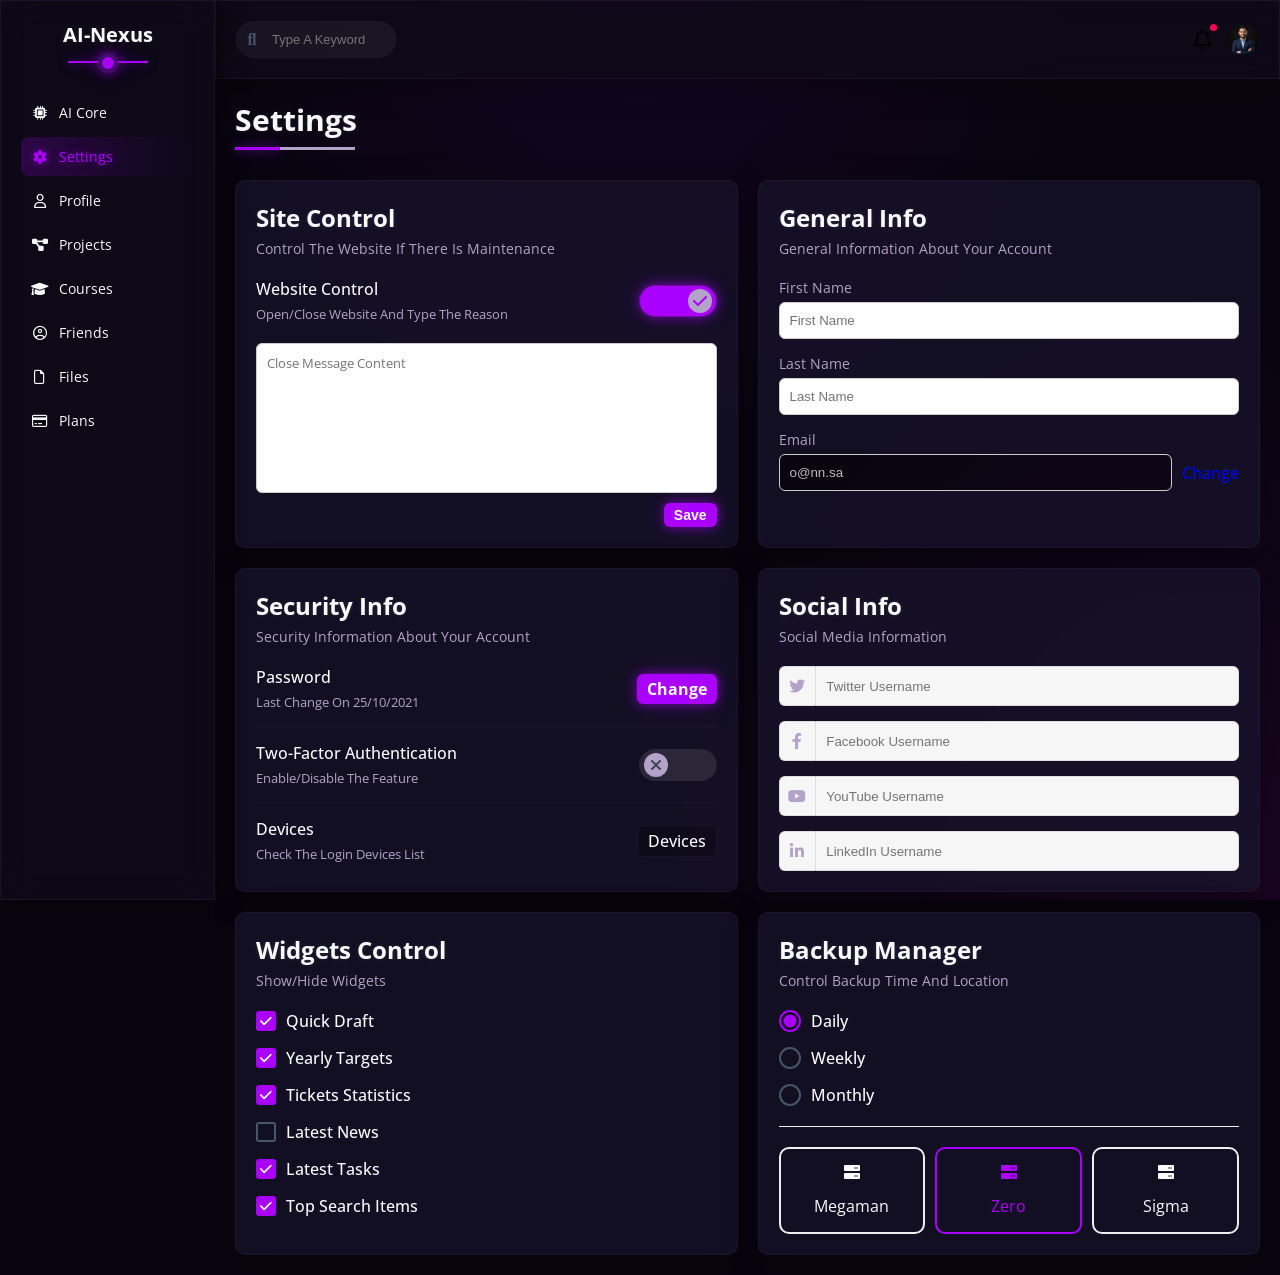
<file: settings.html>
<!DOCTYPE html>
<html lang="en">
<head>
    <meta charset="UTF-8">
    <meta http-equiv="X-UA-Compatible" content="IE=edge">
    <meta name="viewport" content="width=device-width, initial-scale=1.0">
    <link rel="stylesheet" href="./css/all.min.css">
    <link rel="stylesheet" href="./css/framework.css">
    <link rel="stylesheet" href="./css/main.css">
    <link rel="stylesheet" href="./css/ai_theme.css">
    <link rel="preconnect" href="https://fonts.googleapis.com">
    <link rel="preconnect" href="https://fonts.gstatic.com" crossorigin>
    <link href="https://fonts.googleapis.com/css2?family=Open+Sans:ital,wght@0,300;0,400;0,500;0,600;0,700;0,800;1,300;1,400;1,500;1,600;1,700;1,800&display=swap" rel="stylesheet">
    <link rel="icon" type="image/favicon" href="./imgs/favicon.png">
    <title>AI Settings</title>
</head>
<body class="bg-eee">
    <div class="page d-flex bg-eee">
        <!-- Sidebar -->
        <div class="sidebar bg-white p-20 p-relative">
            <h3 class="p-relative text-center pb-15 mb-30 hide-mobile">AI-Nexus</h3>
            <ul>
                <li>
                    <a href="index.html" class="fs-14 rad-6 d-flex align-center c-black p-10">
                        <i class="fa-solid fa-microchip fa-fw mr-10"></i>
                        <span class="hide-mobile">AI Core</span>
                    </a>
                </li>
                <li>
                    <a href="settings.html" class="active fs-14 rad-6 d-flex align-center c-black p-10">
                        <i class="fa-solid fa-gear fa-fw mr-10"></i>
                        <span class="hide-mobile">Settings</span>
                    </a>
                </li>
                <li>
                    <a href="profile.html" class="fs-14 rad-6 d-flex align-center c-black p-10">
                        <i class="fa-regular fa-user fa-fw mr-10"></i>
                        <span class="hide-mobile">Profile</span>
                    </a>
                </li>
                <li>
                    <a href="projects.html" class="fs-14 rad-6 d-flex align-center c-black p-10">
                        <i class="fa-solid fa-diagram-project fa-fw mr-10"></i>
                        <span class="hide-mobile">Projects</span>
                    </a>
                </li>
                <li>
                    <a href="courses.html" class="fs-14 rad-6 d-flex align-center c-black p-10">
                        <i class="fa-solid fa-graduation-cap fa-fw mr-10"></i>
                        <span class="hide-mobile">Courses</span>
                    </a>
                </li>
                <li>
                    <a href="friends.html" class="fs-14 rad-6 d-flex align-center c-black p-10">
                        <i class="fa-regular fa-circle-user fa-fw mr-10"></i>
                        <span class="hide-mobile">Friends</span>
                    </a>
                </li>
                <li>
                    <a href="files.html" class="fs-14 rad-6 d-flex align-center c-black p-10">
                        <i class="fa-regular fa-file fa-fw mr-10"></i>
                        <span class="hide-mobile">Files</span>
                    </a>
                </li>
                <li>
                    <a href="plans.html" class="fs-14 rad-6 d-flex align-center c-black p-10">
                        <i class="fa-regular fa-credit-card fa-fw mr-10"></i>
                        <span class="hide-mobile">Plans</span>
                    </a>
                </li>
            </ul>
        </div>
        <!-- End Sidebar -->
        <!-- Content -->
        <div class="content w-full">
            <!-- Content Head -->
            <div class="head p-20 p-10-mobile bg-white between-flex">
                <div class="search p-relative">
                    <input class="p-10 rad-10" type="search" placeholder="Type A Keyword">
                </div>
                <div class="icons d-flex align-center">
                    <a href="#" class="mr-15 p-relative"><i class="fa-regular fa-bell fa-lg"></i></a>
                    <img src="./imgs/profile.png" style="width: 32px; height: 32px; border-radius: 50%;">
                </div>
            </div>
            <!-- End Content Head -->
            <h1 class="p-relative">Settings</h1>
            <div class="wrapper d-grid gap-20 pb-20">
                <!-- Site Control Widget -->
                <div class="site-control p-20 bg-white rad-10">
                    <h2 class="mb-5">Site Control</h2>
                    <p class="fs-14 c-grey mb-20">Control The Website If There Is Maintenance</p>
                    <div class="between-flex mb-20">
                        <div class="mr-10">
                            <span class="mb-5 fw-500 d-block">Website Control</span>
                            <p class="fs-13 c-grey">Open/Close Website And Type The Reason</p>
                        </div>
                        <div>
                            <label>
                                <input type="checkbox" class="toggle-checkbox" checked>
                                <div class="toggle-switch"></div>
                            </label>
                        </div>
                    </div>
                    <form>
                        <textarea class="w-full no-resize p-10 rad-6 mb-5" placeholder="Close Message Content"></textarea>
                        <button type="submit" class="bg-blue btn-shape fs-14 c-white b-none d-block">Save</button>
                    </form>
                </div>
                <!-- End Site Control Widget -->
                <!-- General Info Widget -->
                <div class="general-info p-20 bg-white rad-10">
                    <h2 class="mb-5">General Info</h2>
                    <p class="fs-14 c-grey mb-20">General Information About Your Account</p>
                    <div class="mb-15">
                        <label for="first-name" class="fs-14 c-grey mb-5 d-block">First Name</label>
                        <input type="text" placeholder="First Name" class="w-full p-10 b-none border-ccc rad-6" id="first-name">
                    </div>
                    <div class="mb-15">
                        <label for="last-name" class="fs-14 c-grey mb-5 d-block">Last Name</label>
                        <input type="text" placeholder="Last Name" class="w-full p-10 b-none border-ccc rad-6" id="last-name">
                    </div>
                    <div>
                        <label for="email" class="fs-14 c-grey mb-5 d-block">Email</label>
                        <div class="d-flex gap-10 align-center">
                            <input type="email" placeholder="o@nn.sa" class="w-full p-10 b-none border-ccc rad-6 bg-eee" id="Email" disabled>
                            <a href="#" class="fw-500">Change</a>
                        </div>
                    </div>
                </div>
                <!-- End General Info Widget -->
                <!-- Security Info Widget -->
                <div class="sec-info p-20 bg-white rad-10">
                    <h2 class="mb-5">Security Info</h2>
                    <p class="fs-14 c-grey mb-20">Security Information About Your Account</p>
                    <div class="between-flex mb-15">
                        <div class="mr-10">
                            <span class="mb-5 fw-500 d-block">Password</span>
                            <p class="fs-13 c-grey">Last Change On 25/10/2021</p>
                        </div>
                        <div>
                            <a href="#" class="button btn-shape bg-blue c-white fw-500">Change</a>
                        </div>
                    </div>
                    <div class="between-flex mb-15">
                        <div class="mr-10">
                            <span class="mb-5 fw-500 d-block">Two-Factor Authentication</span>
                            <p class="fs-13 c-grey">Enable/Disable The Feature</p>
                        </div>
                        <div>
                            <label>
                                <input type="checkbox" class="toggle-checkbox">
                                <div class="toggle-switch"></div>
                            </label>
                        </div>
                    </div>
                    <div class="between-flex">
                        <div class="mr-10">
                            <span class="mb-5 fw-500 d-block">Devices</span>
                            <p class="fs-13 c-grey">Check The Login Devices List</p>
                        </div>
                        <div>
                            <a href="#" class="btn-shape bg-eee c-black fw-500">Devices</a>
                        </div>
                    </div>
                </div>
                <!-- End Security Info Widget -->
                <!-- Social Media Info Widget -->
                <div class="social-info p-20 bg-white rad-10">
                    <h2 class="mb-5">Social Info</h2>
                    <p class="fs-14 c-grey mb-20">Social Media Information</p>
                    <div class="d-flex align-center mb-15">
                        <i class="fa-brands fa-twitter center-flex c-grey"></i>
                        <input type="text" placeholder="Twitter Username" class="w-full b-none">
                    </div>
                    <div class="d-flex align-center mb-15">
                        <i class="fa-brands fa-facebook-f center-flex c-grey"></i>
                        <input type="text" placeholder="Facebook Username" class="w-full b-none">
                    </div>
                    <div class="d-flex align-center mb-15">
                        <i class="fa-brands fa-youtube center-flex c-grey"></i>
                        <input type="text" placeholder="YouTube Username" class="w-full b-none">
                    </div>
                    <div class="d-flex align-center">
                        <i class="fa-brands fa-linkedin-in center-flex c-grey"></i>
                        <input type="text" placeholder="LinkedIn Username" class="w-full b-none">
                    </div>
                </div>
                <!-- End Social Media Info Widget -->
                <!-- Widgets Control Widget -->
                <div class="widgets-control p-20 bg-white rad-10">
                    <h2 class="mb-5">Widgets Control</h2>
                    <p class="fs-14 c-grey mb-20">Show/Hide Widgets</p>
                    <div class="control d-flex align-center mb-15">
                        <input type="checkbox" id="one" checked>
                        <label for="one" class="ml-10 fw-500">Quick Draft</label>
                    </div>
                    <div class="control d-flex align-center mb-15">
                        <input type="checkbox" id="two" checked>
                        <label for="two" class="ml-10 fw-500">Yearly Targets</label>
                    </div>
                    <div class="control d-flex align-center mb-15">
                        <input type="checkbox" id="three" checked>
                        <label for="three" class="ml-10 fw-500">Tickets Statistics</label>
                    </div>
                    <div class="control d-flex align-center mb-15">
                        <input type="checkbox" id="four">
                        <label for="four" class="ml-10 fw-500">Latest News</label>
                    </div>
                    <div class="control d-flex align-center mb-15">
                        <input type="checkbox" id="five" checked>
                        <label for="five" class="ml-10 fw-500">Latest Tasks</label>
                    </div>
                    <div class="control d-flex align-center">
                        <input type="checkbox" id="six" checked>
                        <label for="six" class="ml-10 fw-500">Top Search Items</label>
                    </div>
                </div>
                <!-- End Widgets Control Widget -->
                <!-- Backup Manager Widget -->
                <div class="backup-manager p-20 bg-white rad-10">
                    <h2 class="mb-5">Backup Manager</h2>
                    <p class="fs-14 c-grey mb-20">Control Backup Time And Location</p>
                    <div class="control d-flex align-center mb-15">
                        <input type="radio" name="time" id="daily" checked>
                        <label for="daily" class="ml-10 fw-500">Daily</label>
                    </div>
                    <div class="control d-flex align-center mb-15">
                        <input type="radio" name="time" id="weekly">
                        <label for="weekly" class="ml-10 fw-500">Weekly</label>
                    </div>
                    <div class="control d-flex align-center mb-15">
                        <input type="radio" name="time" id="monthly">
                        <label for="monthly" class="ml-10 fw-500">Monthly</label>
                    </div>
                    <div class="servers d-flex align-center gap-10 text-center mt-20 pt-20 flex-column-mobile">
                        <input type="radio" name="server" id="megaman">
                        <label for="megaman" class="server w-full d-block rad-10 pt-15 pb-15">
                            <i class="fa-solid fa-server d-block mb-15"></i>
                            Megaman
                        </label>

                        <input type="radio" name="server" id="zero" checked>
                        <label for="zero" class="server w-full d-block rad-10 pt-15 pb-15">
                            <i class="fa-solid fa-server d-block mb-15"></i>
                            Zero
                        </label>

                        <input type="radio" name="server" id="sigma">
                        <label for="sigma" class="server w-full d-block rad-10 pt-15 pb-15">
                            <i class="fa-solid fa-server d-block mb-15"></i>
                            Sigma
                        </label>
                    </div>
                </div>
                <!-- End Backup Manager Widget -->
            </div>
        </div>
        <!-- End Content -->
    </div>
</body>
</html>
</file>
<file: css/framework.css>
:root
{
    --blue-color: #a733ff;
    --blue-alt-color: #670dd5;
    --orange-color: #f59e0b;
    --green-color: #22c55e;
    --red-color: #f44336;
    --grey-color: #5b5b5b;
}
/* Box */
.d-flex{
    display: flex;
}
.flex-wrap{
    flex-wrap: wrap;
}
.align-center{
    align-items: center;
}
.d-grid{
    display: grid;
}
.gap-5{
    gap: 5px;
}
.gap-10{
    gap: 10px;
}
.gap-15{
    gap: 15px;
}
.gap-20{
    gap: 20px;
}
.d-block{
    display: block;
}
.overflow-hidden{
    overflow: hidden;
}
.no-resize{
    resize: none;
}
/* End Box */

/* Margin + Padding */
.p-5{
    padding: 5px;
}
.p-10{
    padding: 10px;
}
.p-15{
    padding: 15px;
}
.p-20{
    padding: 20px;
}
.pt-10{
    padding-top: 10px;
}
.pt-15{
    padding-top: 15px;
}
.pt-20{
    padding-top: 20px;
}
.pb-10{
    padding-bottom: 10px;
}
.pb-15{
    padding-bottom: 15px;
}
.pb-20{
    padding-bottom: 20px;
}
.pl-15{
    padding-left: 15px;
}
.m-5{
    margin: 5px;
}
.m-10{
    margin: 10px;
}
.m-20{
    margin: 20px;
}
.mt-5{
    margin-top: 5px;
}
.mt-10{
    margin-top: 10px;
}
.mt-15{
    margin-top: 15px;
}
.mt-20{
    margin-top: 20px;
}
.mt-25{
    margin-top: 25px;
}
.mr-10{
    margin-right: 10px;
}
.mr-15{
    margin-right: 15px;
}
.mr-20{
    margin-right: 20px;
}
.mb-5{
    margin-bottom: 5px;
}
.mb-10{
    margin-bottom: 10px;
}
.mb-15{
    margin-bottom: 15px;
}
.mb-20{
    margin-bottom: 20px;
}
.mb-25{
    margin-bottom: 25px;
}
.mb-30{
    margin-bottom: 30px;
}
.ml-10{
    margin-left: 10px;
}
.ml-20{
    margin-left: 20px;
}
.w-full{
    width: 100%;
}
.w-fit{
    width: fit-content;
}
.h-full{
    height: 100%;
}
/* End Margin + Padding */

/* Colors */
.bg-white{
    background-color: white;
}
.bg-eee{
    background-color: #eee;
}
.bg-blue{
    background-color: var(--blue-color);
}
.bg-orange{
    background-color: var(--orange-color);
}
.bg-green{
    background-color: var(--green-color);
}
.bg-red{
    background-color: var(--red-color);
}
.bg-grey{
    background-color: var(--grey-color);
}
.c-black{
    color: #2e2e2e;
}
.c-grey{
    color: var(--grey-color);
}
.c-white{
    color: #ffffff;
}
.c-blue{
    color: var(--blue-color);
}
.c-green{
    color: var(--green-color);
}
.c-orange{
    color: var(--orange-color);
}
.c-red{
    color: var(--red-color);
}
/* End Colors */

/* Position */
.p-relative{
    position: relative;
}
/* End Position */

/* Text */
.text-center{
    text-align: center;
}
.fs-13{
    font-size: 13px;
}
.fs-14{
    font-size: 14px;
}
.fs-15{
    font-size: 15px;
}
.fs-16{
    font-size: 16px;
}
.fs-25{
    font-size: 25px;
}
.fw-bold{
    font-weight: bold;
}
.fw-500{
    font-weight: 500;
}
.fw-600
{
    font-weight: 600;
    cursor: pointer;
}
/* End Text */

/* Border */
.rad-6{
    border-radius: 6px;
}
.rad-10{
    border-radius: 10px;
}
.rad-half{
    border-radius: 50%;
}
.b-none{
    border: none;
}
.border-ccc{
    border: 1px solid #ccc;
}
.border-eee{
    border: 1px solid #eee;
}
/* End Border */

/* Components */
.center-flex{
    display: flex;
    justify-content: center;
    align-items: center;
}
.between-flex{
    display: flex;
    justify-content: space-between;
    align-items: center;
}
.btn-shape{
    padding: 4px 10px;
    border-radius: 6px;
}
.toggle-checkbox{
    display: none;
}
.toggle-switch{
    position: relative;
    width: 78px;
    height: 32px;
    border-radius: 16px;
    background-color: #ccc;
    cursor: pointer;
    transition: .3s;
}
.toggle-switch::before{
    content: "\f00d";
    font-family: "Font Awesome 6 Free";
    font-weight: 900;
    position: absolute;
    left: 4px;
    top: 50%;
    transform: translateY(-50%);
    width: 24px;
    height: 24px;
    background-color: #fff;
    border-radius: 50%;
    display: flex;
    justify-content: center;
    align-items: center;
    color: #aaa;
    transition: .3s;
}
.toggle-checkbox:checked + .toggle-switch{
    background-color: var(--blue-color);
}
.toggle-checkbox:checked + .toggle-switch::before{
    left: calc(100% - 28px);
    content: "\f00c";
    color: var(--blue-color);
}
input[type="checkbox"]{
    -webkit-appearance: none;
    appearance: none;
    width: 20px;
    height: 20px;
    border: 2px solid var(--grey-color);
    border-radius: 3px;
    transition: .2s;
    cursor: pointer;
    position: relative;
}
input[type="checkbox"]::after{
    content: "\f00c";
    font-family: "Font Awesome 6 Free";
    font-weight: 900;
    position: absolute;
    top: 0;
    left: 0;
    width: 100%;
    height: 100%;
    display: flex;
    justify-content: center;
    align-items: center;
    background-color: var(--blue-color);
    color: #fff;
    transform: scale(0) rotate(360deg);
    transition: .2s;
}
input[type="checkbox"]:checked::after{
    transform: scale(1) rotate(0);
}
input[type="checkbox"]:checked{
    border-color: var(--blue-color);
}
input[type="checkbox"]:hover{
    border-color: var(--blue-color);
}
input[type="radio"]{
    -webkit-appearance: none;
    appearance: none;
    width: 22px;
    height: 22px;
    border: 2px solid var(--grey-color);
    border-radius: 50%;
    transition: .2s;
    cursor: pointer;
    position: relative;
}
input[type="radio"]::after{
    content: "";
    position: absolute;
    top: 50%;
    left: 50%;
    width: calc(100% - 5px);
    height: calc(100% - 5px);
    border-radius: 50%;
    display: flex;
    justify-content: center;
    align-items: center;
    background-color: var(--blue-color);
    color: #fff;
    transform: translate(-50%, -50%) scale(0);
    transition: .2s;
}
input[type="radio"]:checked::after{
    transform: translate(-50%, -50%) scale(1);
}
input[type="radio"]:checked{
    border-color: var(--blue-color);
}
input[type="radio"]:hover{
    border-color: var(--blue-color);
}
/* End Components */

/* Media Queries */
@media (max-width: 767px){
    .hide-mobile{
        display: none;
    }
    .block-mobile{
        display: block;
    }
    .p-10-mobile{
        padding: 10px;
    }
    .text-center-mobile{
        text-align: center;
    }
    .flex-column-mobile{
        flex-direction: column;
    }
}
/* End Media Queries */
</file>
<file: css/main.css>
/* Global Rules */

:root
{
    --blue-color: #a733ffd2;
    --blue-alt-color: #670dd5d2;
    --orange-color: #f59e0b;
    --green-color: #22c55e;
    --red-color: #f44336;
    --grey-color: #5b5b5b;
}

*{
    -webkit-box-sizing: border-box;
    -moz-box-sizing: border-box;
    box-sizing: border-box;
    margin: 0;
    padding: 0;
}

body{
    font-family: 'Open Sans', sans-serif;
}

::-webkit-scrollbar
{
    width: 9px;
    height: 10px;
}

::-webkit-scrollbar-track
{
    background-color: white;
}

::-webkit-scrollbar-thumb
{
    background-color: var(--blue-color);
    border-radius: 8px;
}

::-webkit-scrollbar-thumb:hover{
    background-color: var(--blue-alt-color);
}

ul{
    list-style: none;
    padding: 0;
}

a{
    text-decoration: none;
}

*:focus{
    outline: none;
}

*::selection{
    background-color: var(--blue-color);
    color: #fff;
}

/* End Global Rules */

/* Page Styles */

.page{
    min-height: 100vh;
}

/* End Page Styles */

/* Sidebar */

.sidebar{
    width: 250px;
    box-shadow: 0 0 10px #ddd;
    height: 100vh;
    position: sticky;
    top: 0;
    left: 0;
    overflow-y: auto;
}

.sidebar::-webkit-scrollbar{
    width: 1px;
}

.sidebar h3{
    font-size: 20px;
}

.sidebar h3::after{
    content: "";
    position: absolute;
    bottom: 0;
    left: 50%;
    transform: translateX(-50%);
    width: 80px;
    height: 2px;
    background-color: #000;
}

.sidebar h3::before{
    content: "";
    position: absolute;
    bottom: 0;
    left: 50%;
    transform: translate(-50%, 50%);
    width: 12px;
    height: 12px;
    border-radius: 50%;
    border: 4px solid #fff;
    background-color: #000;
    z-index: 100;
}

.sidebar ul li a{
    transition: .2s;
    margin-bottom: 5px;
}

.sidebar ul li a:hover,
.sidebar ul li a.active{
    background-color: #f1f1f1;
}

@media (max-width: 767px){
    .sidebar{
        width: 61px;
        box-shadow: 0 0 10px #ddd;
        padding: 10px;
    }
    .sidebar ul li a{
        width: 100%;
    }
    .sidebar ul li a i{
        margin: 0;
        width: 100%;
        text-align: center;
    }
    .sidebar h3{
        font-size: 13px;
        letter-spacing: -2px;
        margin-bottom: 15px;
        padding: 0;
        font-weight: 900;
    }
    .sidebar h3::after,
    .sidebar h3::before{
        display: none;
    }
}

/* End Sidebar */

/* Content */

.content {
    overflow: hidden;
}

.content .head .search input{
    border: 1px solid #ccc;
    width: 160px;
    padding-left: 30px;
    transition: .2s;
    font-size: 13px;
}

.content .head .search::before{
    font-family: "Font Awesome 6.5.2";
    content: "\f002";
    font-weight: 900;
    position: absolute;
    left: 16px;
    top: 50%;
    transform: translate(-50%, -50%);
    color: var(--grey-color);
}

.content .head .search input:focus{
    width: 170px;
}

.content .head .search input::placeholder{
    transition: .2s;
}

.content .head .search input:focus::placeholder{
    opacity: 0;
}

.content .icons img
{
    width: 30px;
    height: 30px;
    cursor: pointer;
}

.content .icons a{
    color: #000;
}

.content .icons a::after{
    content: "";
    position: absolute;
    top: -5px;
    right: -5px;
    width: 7px;
    height: 7px;
    background-color: var(--red-color);
    border-radius: 50%;
}

.page .content h1{
    margin: 20px 20px 40px;
    font-size: 30px;
}

.page .content h1::before,
.page .content h1::after{
    content: "";
    height: 3px;
    position: absolute;
    bottom: -10px;
    left: 0;
}

.page .content h1::before{
    background-color: #fff;
    width: 120px;
}

.page .content h1::after{
    background-color: #000;
    width: 45px;
}

.page .content .wrapper{
    grid-template-columns: repeat(auto-fill, minmax(450px, 1fr));
    margin: 0 20px;
}

@media (max-width: 767px){
    .page .content h1{
        font-size: 25px;
    }
    .page .content .wrapper{
        grid-template-columns: minmax(195px, 1fr);
        margin: 0 10px;
    }
}

@media (max-width: 320px){
    .content .head .search input{
        width: 125px;
        font-size: 11px;
    }
    .content .head .search input:focus{
        width: 125px;
    }
}

/* End Content */

/* Welcome Widget */

.welcome .intro img.welcome-img{
    max-width: 200px;
}

.welcome .intro .text{
    padding-bottom: 35px;
}

.welcome .body .info{
    border-top: 1px solid #eee;
    border-bottom: 1px solid #eee;
}

.welcome .body .info div{
    flex: 1;
}

.welcome img.avatar-img{
    width: 64px;
    height: 64px;
    border-radius: 50%;
    margin: 0 0 -32px 20px;
    transform: translateY(-50%);
    border: 2px solid #fff;
    padding: 2px;
    box-shadow: 0 0 5px #ddd;
}

.welcome .body a.visit{
    margin-left: auto;
    transition: .2s;
}

.welcome .body a.visit:hover{
    background-color: var(--blue-alt-color);
}

@media (max-width: 767px){
    .welcome img.avatar-img{
        margin-left: 0;
    }
}

/* End Welcome Widget */

/* Quick Draft Widget */

.quick-draft textarea,
.quick-draft input{
    font-family: inherit;
}

.quick-draft textarea{
    resize: none;
    height: 130px;
}

.quick-draft button{
    margin-left: auto;
    transition: .2s;
    cursor: pointer;
}

.quick-draft button:hover{
    background-color: var(--blue-alt-color);
}

/* End Quick Draft Widget */

/* Targets Widget */

.yearly-targets .target-row .icon{
    width: 65px;
    height: 65px;
}

.yearly-targets .target-row .details{
    flex: 1;
}

.yearly-targets .target-row .details .progress{
    height: 4px;
}

.yearly-targets .target-row .details .progress > span{
    position: absolute;
    left: 0;
    top: 0;
    height: 100%;
}

.yearly-targets .target-row .details .progress > span span{
    position: absolute;
    top: 0;
    right: 0;
    border-top-left-radius: 0;
    border-top-right-radius: 0;
    padding: 2px 5px;
    font-size: 12px;
}

.yearly-targets .target-row.blue .icon{
    background-color: rgba(0, 119, 255, 20%);
}

.yearly-targets .target-row.blue .details .progress{
    background-color: rgba(0, 119, 255, 20%);
}

.yearly-targets .target-row.orange .icon{
    background-color: rgba(245, 158, 11, 20%);
}

.yearly-targets .target-row.orange .details .progress{
    background-color: rgba(245, 158, 11, 20%);
}

.yearly-targets .target-row.green .icon{
    background-color: rgba(34, 197, 94, 20%);
}

.yearly-targets .target-row.green .details .progress{
    background-color: rgba(34, 197, 94, 20%);
}

/* End Targets Widget */

/* Tickets Widget */

.tickets .stats .box{
    border: 1px solid #ccc;
    width: calc(50% - 10px);
}

@media (max-width: 767px){
    .tickets .stats .box{
        width: 100%;
    }
}

/* End Tickets Widget */

/* Latest News Widget */

.latest-news .news-row:not(:last-of-type){
    margin-bottom: 20px;
    padding-bottom: 20px;
    border-bottom: 1px solid #eee;
}

.latest-news .news-row img{
    width: 100px;
}

.latest-news .news-row .info{
    flex: 1;
}

@media (max-width: 767px){
    .latest-news .news-row .info{
        margin: 12px 0;
    }

    .latest-news .news-row .label{
        width: fit-content;
        margin: 0 auto;
    }
}

/* End Latest News Widget */

/* Tasks Widget */

.tasks .task-row:not(:last-of-type){
    margin-bottom: 14px;
    padding-bottom: 14px;
    border-bottom: 1px solid #eee;
}

.tasks .task-row .delete{
    cursor: pointer;
    transition: .2s;
}

.tasks .task-row .delete:hover{
    color: var(--red-color);
}

.tasks .task-row.done{
    opacity: .3;
}

.tasks .task-row.done h3,
.tasks .task-row.done p{
    text-decoration: line-through;
}

/* End Tasks Widget */

/* Latest Uploads Widget */

.latest-uploads ul li:not(:last-of-type){
    margin-bottom: 10px;
    padding-bottom: 10px;
    border-bottom: 1px solid #eee;
}

.latest-uploads ul li .info{
    flex: 1;
}

.latest-uploads ul li img{
    width: 40px;
    height: 40px;
}

/* End Latest Uploads Widget */

/* Current Project Widget */

.current-project ul{
    border-left: 2px solid var(--blue-color);
    z-index: 2;
}

.current-project li{
    padding-left: 30px;
}

.current-project li:first-of-type{
    padding-top: 0;
}

.current-project li:last-of-type{
    padding-bottom: 0;
}

.current-project li::before{
    content: "";
    display: block;
    position: absolute;
    left: 0;
    width: 20px;
    height: 20px;
    border-radius: 50%;
    background-color: white;
    transform: translateX(-50%);
    border: 2px solid white;
    outline: 2px solid var(--blue-color);
}

.current-project li.done::before{
    background-color: var(--blue-color);
}

.current-project li.current::before{
    animation: change-color .5s alternate infinite;
}

.current-project img:last-child{
    position: absolute;
    right: 0;
    bottom: 0;
    width: 170px;
    opacity: 0.1;
    z-index: 1;
}

/* End Current Project Widget */

/* Reminders Widget */

.reminders ul li span.key{
    width: 15px;
    height: 15px;
    flex-shrink: 0;
}

.reminders ul li:not(:last-of-type){
    margin-bottom: 15px;
}

.reminders ul li .info.blue{
    border-left: 2px solid var(--blue-color);
}

.reminders ul li .info.green{
    border-left: 2px solid var(--green-color);
}

.reminders ul li .info.orange{
    border-left: 2px solid var(--orange-color);
}

.reminders ul li .info.red{
    border-left: 2px solid var(--red-color);
}

/* End Reminders Widget */

/* Latest Post Widget */

.latest-post .top img{
    width: 48px;
    height: 48px;
}

.latest-post .content{
    border-top: 1px solid #eee;
    border-bottom: 1px solid #eee;
}

.latest-post .content p{
    line-height: 1.8;
    text-transform: capitalize;
}

/* End Latest Post Widget */

/* Social Media Stats Widget */

.social .box{
    padding-left: 65px;
}

.social .box:not(:last-of-type){
    margin-bottom: 10px;
}

.social .box i{
    position: absolute;
    left: 0;
    top: 0;
    width: 52px;
    background-color: var(--main-color);
    transition: .3s;
}

.social .box:hover i{
    transform: rotate(5deg);
}

.social .box span{
    color: var(--main-color);
}

.social .box a{
    background-color: var(--main-color);
    color: #fff;
}

.social .box.twitter{
    background-color: #1da1f233;
    --main-color: #1da1f2;
}

.social .box.facebook{
    background-color: #1877f233;
    --main-color: #1877f2;
}

.social .box.youtube{
    background-color: #ff000033;
    --main-color: #ff0000;
}

.social .box.linkedin{
    background-color: #0077b533;
    --main-color: #0077b5;
}

/* End Social Media Stats Widget */

/* Projects Table */

@media (max-width: 767px){
    .projects{
        margin: 20px 10px;
    }
}

.projects .responsive-table{
    overflow-x: auto;
}

.projects table{
    min-width: 1000px;
    border-spacing: 0;
}

.projects table td{
    padding: 15px;
    border-bottom: 1px solid #eee;
    border-left: 1px solid #eee;
}

.projects table tr td:last-of-type{
    border-right: 1px solid #eee;
}

.projects table tbody tr{
    transition: .2s;
}

.projects table tbody tr:hover{
    background-color: #f0f4f8;
}

.projects .responsive-table table tbody td img{
    width: 32px;
    height: 32px;
    border-radius: 50%;
    padding: 2px;
    background-color: #fff;
}

.projects .responsive-table table tbody td img:not(:first-of-type){
    margin-left: -20px;
}

/* End Projects Table */

/* ============================================================= */

/* Settings Page */

/* Site Control Widget */

.site-control textarea{
    height: 150px;
    outline: none;
    border: 1px solid #ccc;
    font-family: 'Open Sans', sans-serif;
}

.site-control button{
    outline: none;
    transition: .2s;
    margin-left: auto;
    cursor: pointer;
}

.site-control button:hover{
    background-color: var(--blue-alt-color);
}

@media (max-width: 767px){
    .site-control label .toggle-switch{
        width: 60px;
        height: 30px;
    }
}

/* End Site Control Widget */

/* General Info Widget */

.general-info input:disabled{
    cursor: no-drop;
    background-color: #f0f4f8;
}

.general-info input:disabled::placeholder{
    color: #bbb;
}

/* End General Info Widget */

/* Security Info Widget */

.sec-info a.button{
    transition: .2s;
}

.sec-info > div:not(:last-of-type){
    padding-bottom: 15px;
    border-bottom: 1px solid #eee;
}

.sec-info a.button:hover{
    background-color: var(--blue-alt-color);
}

@media (max-width: 767px){
    .sec-info label .toggle-switch{
        width: 60px;
        height: 30px;
    }
}

/* End Security Info Widget */

/* Social Media Info Widget */

.social-info i{
    width: 40px;
    height: 40px;
    background-color: #f6f6f6;
    border: 1px solid #ddd;
    border-right: none;
    border-radius: 6px 0 0 6px;
    transition: .3s;
}

.social-info input{
    height: 40px;
    background-color: #f6f6f6;
    border: 1px solid #ddd;
    border-radius: 0 6px 6px 0;
    padding-left: 10px;
    padding-right: 10px;
}

.social-info div:focus-within > i{
    color: #000;
}

/* End Social Media Info Widget */

/* Widgets Control Widget */

.widgets-control .control label{
    cursor: pointer;
}

/* End Widgets Control Widget */

/* Backup Manager Widget */

.backup-manager .servers{
    border-top: 1px solid #eee;
}

.backup-manager .servers input{
    display: none;
}

.backup-manager .servers .server{
    border: 2px solid #eee;
    transition: .2s;
    cursor: pointer;
}

.backup-manager .servers input:checked + .server{
    color: var(--blue-color);
    border-color: var(--blue-color);
}

/* End Backup Manager Widget */

/* End Settings Page */

/* ============================================================= */

/* ============================================================= */

/* Profile Page */

/* Overview Widget */

.profile-page .overview .avatar-box{
    max-width: 100%;
    width: 300px;
}

.profile-page .overview .avatar-box img{
    width: 120px;
    height: 120px;
    border-radius: 50%;
}

@media (min-width: 768px){
    .profile-page .overview .avatar-box{
        border-right: 1px solid #eee;
    }
}

.profile-page .overview .avatar-box .progress{
    height: 6px;
    width: 70%;
    margin-left: auto;
    margin-right: auto;
}

.profile-page .overview .avatar-box .progress span{
    position: absolute;
    left: 0;
    top: 0;
}

.profile-page .overview .info-box .row:not(:last-of-type){
    border-bottom: 1px solid #eee;
}

.profile-page .overview .info-box .row .info{
    flex-wrap: wrap;
}

.profile-page .overview .info-box .row .info div{
    max-width: 100%;
    width: 250px;
}

.profile-page .overview .info-box .row .info div label .toggle-switch{
    width: 60px;
    height: 20px;
    font-size: 10px;
}

@media (max-width: 767px){
    .profile-page .overview .info-box .row .info div{
        justify-content: center;
    }
    .profile-page .overview .avatar-box{
        border-bottom: 1px solid #eee;
    }
    .profile-page .overview{
        margin-left: 10px;
        margin-right: 10px;
    }
}

.profile-page .overview .info-box .row .info div label .toggle-switch::before{
    height: 14px;
    width: 14px;
}

.profile-page .overview .info-box .row .info div label .toggle-checkbox:checked + .toggle-switch::before{
    left: calc(100% - 18px);
    content: "\f00c";
    color: var(--blue-color);
}

/* End Overview Widget */

/* Other Data */

@media (max-width: 767px){
    .other-data{
        margin-left: 10px;
        margin-right: 10px;
    }
}

.other-data{
    flex-wrap: wrap;
}

.other-data .skills ul li:not(:last-child){
    border-bottom: 1px solid #eee;
}

.other-data .skills ul li span{
    display: inline-block;
    margin: 2px;
    cursor: pointer;
}
.other-data .skills ul li span:hover
{
    color: var(--red-color);
}
.other-data .skills{
    flex-grow: 1;
}

.other-data .latest-activities{
    flex-grow: 2;
}

.other-data .latest-activities .activity:not(:last-of-type){
    border-bottom: 1px solid #eee;
    padding-bottom: 20px;
    margin-bottom: 20px;
}

.other-data .latest-activities .activity img{
    width: 64px;
    height: 64px;
    border-radius: 50%;
    cursor: pointer;
}

@media (min-width: 768px){
    .other-data .latest-activities .activity .date{
        text-align: right;
    }
}

/* End Other Data */

/* End Profile Page */

/* ============================================================= */

/* ============================================================= */

/* Projects Page */

.projects-page .project span.date{
    position: absolute;
    top: 10px;
    right: 10px;
}

.projects-page .project .team a img{
    width: 40px;
    height: 40px;
    border-radius: 50%;
    border: 2px solid #fff;
}

.projects-page .project .team a:hover{
    z-index: 1000;
}

.projects-page .project .team a:not(:first-of-type) img{
    margin-left: -20px;
}

.projects-page .project .technologies{
    margin-left: auto;
    margin-top: 15px;
    padding-top: 15px;
    border-top: 1px solid #eee;
    flex-wrap: wrap;
    justify-content: end;
}

.projects-page .project .info{
    margin-top: 15px;
    padding-top: 15px;
    border-top: 1px solid #eee;
}

.projects-page .project .info .progress{
    max-width: 250px;
    width: 100%;
    height: 8px;
}

.projects-page .project .info .progress span{
    position: absolute;
    top: 0;
    left: 0;
}

@media (max-width: 767px){
    .projects-page .project .technologies{
        width: 100%;
        margin-left: initial;
    }
    .projects-page .project .technologies span{
        width: fit-content;
    }
}

/* End Projects Page */

/* ============================================================= */

/* ============================================================= */

/* Courses Page */

.page .content .courses-page{
    grid-template-columns: repeat(auto-fill, minmax(300px, 1fr));
}

@media (max-width: 767px){
    .page .content .courses-page{
        grid-template-columns: minmax(195px, 1fr);
        margin: 0 10px;
    }
}

.courses-page .course img.cover{
    transition: .2s;
    /* filter: blur(3px); */
}

.courses-page .course img.avatar{
    width: 64px;
    height: 64px;
    position: absolute;
    border-radius: 50%;
    border: 2px solid #fff;
    top: 20px;
    left: 20px;
}

.courses-page .course p.description{
    line-height: 1.6;
}

.courses-page .course .info{
    border-top: 1px solid #eee;
}

.courses-page .course .info span.title{
    position: absolute;
    top: 0;
    left: 50%;
    transform: translate(-50%, -50%);
}

/* End Courses Page */

/* ============================================================= */

/* ============================================================= */

/* Friends Page */

.page .content .friends-page{
    grid-template-columns: repeat(auto-fill, minmax(300px, 1fr));
}

@media (max-width: 767px){
    .page .content .friends-page{
        grid-template-columns: minmax(195px, 1fr);
        margin: 0 10px;
    }
}

.friends-page .friend .contact{
    position: absolute;
    top: 10px;
    left: 10px;
}
.friends-page .friend .contact i{
    color: #666;
    transition: .2s;
    cursor: pointer;
}
.friends-page .friend .contact i:hover{
    background-color: var(--blue-color);
    color: #fff;
}

.friends-page .friend img{
    width: 100px;
    height: 100px;
}

.friends-page .friend .info{
    border-top: 1px solid #eee;
    border-bottom: 1px solid #eee;
}

.friends-page .friend .info i{
    margin-right: 5px;
}

.friends-page .friend .info .vip{
    position: absolute;
    top: 50%;
    right: 0;
    transform: translateY(-50%);
    font-size: 40px;
    opacity: 0.2;
}

.friends-page .friend .foot{
    flex-wrap: wrap;
}

/* End Friends Page */

/* ============================================================= */

/* ============================================================= */

/* Files Page */

.files-page .stats{
    min-width: 250px;
}

.files-page{
    flex-direction: row-reverse;
    align-items: flex-start;
}

@media (max-width: 767px){
    .files-page{
        flex-direction: column;
        align-items: normal;
        margin-left: 10px;
        margin-right: 10px;
    }
}

.files-page .files{
    flex: 1;
    grid-template-columns: repeat(auto-fill, minmax(200px, 1fr));
}

.files-page .files .file img{
    width: 64px;
    height: 64px;
    transition: .3s;
}

.files-page .files .file:hover img{
    transform: rotate(5deg);
}

.files-page .files .file i{
    position: absolute;
    top: 10px;
    left: 10px;
}

.files-page .files .file .info{
    border-top: 1px solid #eee;
}

.files-page .stats .box .icon{
    width: 40px;
    height: 40px;
}

.files-page .stats .box .icon.blue{
    background-color: #0075ff33;
}

.files-page .stats .box .icon.green{
    background-color: #22c55e33;
}

.files-page .stats .box .icon.red{
    background-color: #f4433633;
}

.files-page .stats .box .icon.orange{
    background-color: #f59e0b33;
}

.files-page .stats a{
    transition: .2s;
    padding: 10px 15px;
    margin: 0 auto;
}

.files-page .stats a:hover i{
    animation: go-up .8s infinite;
}

.files-page .stats a:hover{
    background-color: var(--blue-alt-color);
}

/* End Files Page */

/* ============================================================= */

/* ============================================================= */

/* Plans Page */

.plans-page .plan .plan-head{
    border: 3px solid white;
    outline: 3px solid transparent;
}

.plans-page .plan.green .plan-head{
    outline-color: var(--green-color); 
}

.plans-page .plan.blue .plan-head{
    outline-color: var(--blue-color); 
}

.plans-page .plan.orange .plan-head{
    outline-color: var(--orange-color); 
}

.plans-page .plan .plan-head span.price{
    font-size: 40px;
    margin: 0 auto;
}

.plans-page .plan .plan-head span.price > span{
    position: absolute;
    font-size: 22px;
    top: 0;
    left: -18px;
}

.plans-page .plan ul.feats li{
    border-bottom: 1px solid #eee;
}

.plans-page .plan ul.feats li i.availability{
    color: var(--red-color);
    font-size: 18px;
}

.plans-page .plan ul.feats li i.yes{
    color: var(--green-color);
}

.plans-page .plan ul.feats li i.help{
    cursor: pointer;
}

/* End Plans Page */

/* ============================================================= */

/* Animations */

@keyframes change-color{
    from{
        background-color: var(--blue-color);
    }
    to{
        background-color: white;
    }
}

@keyframes go-up {
    0%{
        transform: translateY(0);
    }
    50%{
        transform: translateY(-2px);
    }
    100%{
        transform: translateY(0);
    }
}

/* End Animations */
</file>
<file: css/ai_theme.css>
/* AI Dark Neon Theme Override - Enhanced for the 2026 Modern Era */
:root {
    --bg-color: #090510; /* Slightly more purple-tinted deep background */
    --panel-bg: rgba(25, 20, 45, 0.7); /* Deep dark violet panel */
    --panel-border: rgba(45, 30, 59, 0.5);
    --text-main: #f8fafc;
    --text-alt: #b4a3c8;
    
    --blue-color: #aa00ff; /* Bright Neon Purple */
    --blue-alt-color: #8800ff;
    --orange-color: #f500ff; /* Hot Magenta/Pink-Purple */
    --green-color: #6a00ff; /* Deep Violet */
    --red-color: #ff0055;
    --grey-color: #475569;

    --glow-purple: 0 0 10px rgba(170, 0, 255, 0.5), 0 0 20px rgba(170, 0, 255, 0.3);
    --glow-magenta: 0 0 10px rgba(245, 0, 255, 0.5), 0 0 20px rgba(245, 0, 255, 0.3);
}

body, .bg-eee {
    background-color: var(--bg-color) !important;
    color: var(--text-main) !important;
    background-image: radial-gradient(circle at 50% 0%, rgba(170, 0, 255, 0.07), transparent 40%),
                      radial-gradient(circle at 100% 100%, rgba(245, 0, 255, 0.07), transparent 40%) !important;
    background-attachment: fixed !important;
}

.bg-white {
    background-color: var(--panel-bg) !important;
    backdrop-filter: blur(12px) !important;
    -webkit-backdrop-filter: blur(12px) !important;
    border: 1px solid var(--panel-border) !important;
    box-shadow: 0 8px 32px rgba(0, 0, 0, 0.3) !important;
    transition: transform 0.3s ease, box-shadow 0.3s ease, border-color 0.3s ease !important;
}

.bg-white:hover {
    transform: translateY(-5px);
    box-shadow: 0 12px 40px rgba(170, 0, 255, 0.1) !important;
    border-color: rgba(170, 0, 255, 0.2) !important;
}

.c-black {
    color: var(--text-main) !important;
}

.c-grey {
    color: var(--text-alt) !important;
}

h1, h2, h3, h4, h5, h6 {
    color: var(--text-main) !important;
    text-shadow: 0 0 5px rgba(255, 255, 255, 0.1);
}

.sidebar {
    background-color: rgba(15, 10, 25, 0.8) !important;
    backdrop-filter: blur(20px) !important;
    -webkit-backdrop-filter: blur(20px) !important;
    border-right: 1px solid var(--panel-border) !important;
    box-shadow: 4px 0 20px rgba(0,0,0,0.5) !important;
    z-index: 100;
}

.sidebar h3::after {
    background-color: var(--blue-color) !important;
    height: 2px !important;
    box-shadow: var(--glow-purple);
}

.sidebar h3::before {
    border-color: var(--panel-bg) !important;
    background-color: var(--blue-color) !important;
    box-shadow: var(--glow-purple);
}

.sidebar ul li a {
    color: var(--text-main) !important;
    transition: all 0.3s ease !important;
    border-radius: 8px !important;
    position: relative;
    overflow: hidden;
}

.sidebar ul li a::before {
    content: '';
    position: absolute;
    top: 0; left: 0; width: 0%; height: 100%;
    background: linear-gradient(90deg, rgba(170, 0, 255, 0.2), transparent);
    transition: width 0.3s ease;
    z-index: -1;
}

.sidebar ul li a.active::before,
.sidebar ul li a:hover::before {
    width: 100%;
}

.sidebar ul li a.active,
.sidebar ul li a:hover {
    color: var(--blue-color) !important;
    text-shadow: 0 0 8px rgba(170, 0, 255, 0.6);
    background-color: transparent !important;
}

.content .head {
    background-color: rgba(15, 10, 25, 0.8) !important;
    backdrop-filter: blur(15px) !important;
    border-bottom: 1px solid var(--panel-border) !important;
}

.content .head .search input {
    background-color: rgba(255, 255, 255, 0.05) !important;
    color: var(--text-main) !important;
    border: 1px solid var(--panel-border) !important;
    border-radius: 20px;
    padding-left: 35px;
    transition: all 0.3s ease;
}

.content .head .search input:focus {
    border-color: var(--blue-color) !important;
    box-shadow: var(--glow-purple) !important;
    background-color: rgba(170, 0, 255, 0.05) !important;
}

.page .content h1::after {
    background-color: var(--blue-color) !important;
    box-shadow: var(--glow-purple);
}
.page .content h1::before {
    background-color: var(--text-alt) !important;
}

/* Welcome Area */
.welcome {
    background: rgba(25, 20, 45, 0.7) !important;
}
.welcome .intro {
    background: linear-gradient(135deg, rgba(170, 0, 255, 0.2), rgba(245, 0, 255, 0.1)) !important;
    border-bottom: 1px solid rgba(255,255,255,0.05) !important;
    backdrop-filter: blur(10px) !important;
}

.welcome img.avatar-img {
    border-color: var(--bg-color) !important;
    box-shadow: var(--glow-purple) !important;
    transition: transform 0.5s ease;
}

.welcome:hover img.avatar-img {
    transform: translateY(-50%) rotate(5deg) scale(1.1);
}

.welcome .body .info {
    border-top-color: var(--panel-border) !important;
    border-bottom-color: var(--panel-border) !important;
}

/* Buttons */
.btn-shape {
    transition: all 0.3s ease !important;
}

.btn-shape:hover {
    transform: translateY(-2px);
    box-shadow: 0 4px 12px rgba(170, 0, 255, 0.3);
}

/* Quick Draft */
.quick-draft textarea,
.quick-draft input {
    background-color: rgba(0,0,0,0.2) !important;
    color: var(--text-main) !important;
    border: 1px solid var(--panel-border) !important;
    transition: all 0.3s ease;
}
.quick-draft textarea:focus,
.quick-draft input:focus {
    border-color: var(--blue-color) !important;
    box-shadow: 0 0 10px rgba(170, 0, 255, 0.2) !important;
}

/* Overrides for background colors with Glow */
.bg-blue { background-color: var(--blue-color) !important; color: #fff !important; font-weight: bold; box-shadow: var(--glow-purple); }
.bg-orange { background-color: var(--orange-color) !important; color: #fff !important; box-shadow: var(--glow-magenta); }
.bg-green { background-color: var(--green-color) !important; color: #fff !important; font-weight: bold; box-shadow: 0 0 10px rgba(106, 0, 255, 0.5); }
.bg-red { background-color: var(--red-color) !important; color: #fff !important; box-shadow: 0 0 10px rgba(255, 0, 85, 0.5); }

.c-blue { color: var(--blue-color) !important; text-shadow: var(--glow-purple); }
.c-orange { color: var(--orange-color) !important; text-shadow: var(--glow-magenta); }
.c-green { color: var(--green-color) !important; text-shadow: 0 0 10px rgba(106, 0, 255, 0.5); }
.c-red { color: var(--red-color) !important; text-shadow: 0 0 10px rgba(255, 0, 85, 0.5); }

/* Progress bars */
.progress span {
    border-radius: 6px;
    box-shadow: var(--glow-purple);
}

.yearly-targets .target-row.blue .icon { background-color: rgba(170, 0, 255, 0.2) !important; }
.yearly-targets .target-row.orange .icon { background-color: rgba(245, 0, 255, 0.2) !important; }
.yearly-targets .target-row.green .icon { background-color: rgba(106, 0, 255, 0.2) !important; }

.yearly-targets .target-row.blue .progress { background-color: rgba(170, 0, 255, 0.2) !important; }
.yearly-targets .target-row.orange .progress { background-color: rgba(245, 0, 255, 0.2) !important; }
.yearly-targets .target-row.green .progress { background-color: rgba(106, 0, 255, 0.2) !important; }

/* Tickets */
.tickets .stats .box {
    border: 1px solid var(--panel-border) !important;
    background-color: rgba(0,0,0,0.2) !important;
    transition: all 0.3s ease;
}
.tickets .stats .box:hover {
    border-color: var(--blue-color) !important;
    box-shadow: inset 0 0 15px rgba(170, 0, 255, 0.1) !important;
    transform: translateY(-3px);
}

/* Lists and Rows borders */
.latest-news .news-row:not(:last-of-type),
.tasks .task-row:not(:last-of-type),
.latest-uploads ul li:not(:last-of-type),
.sec-info > div:not(:last-of-type),
.projects table td,
.reminders ul li {
    border-bottom: 1px solid var(--panel-border) !important;
}

.projects table td {
    border-left-color: var(--panel-border) !important;
}
.projects table tr td:last-of-type {
    border-right-color: var(--panel-border) !important;
}

.btn-shape.bg-eee {
    background-color: rgba(0,0,0,0.3) !important;
    color: var(--text-main) !important;
    border: 1px solid var(--panel-border) !important;
}

/* Form element enhancements */
.toggle-switch {
    background-color: rgba(255,255,255,0.1) !important;
    border: 1px solid var(--panel-border);
}
.toggle-switch::before {
    background-color: var(--text-alt) !important;
    color: var(--panel-bg) !important;
}
.toggle-checkbox:checked + .toggle-switch {
    background-color: var(--blue-color) !important;
    box-shadow: var(--glow-purple) !important;
}
.toggle-checkbox:checked + .toggle-switch::before {
    color: var(--blue-color) !important;
}

/* Table styling */
.responsive-table {
    overflow-x: auto;
}
table {
    border-collapse: separate;
    border-spacing: 0;
}
table thead td {
    background-color: rgba(0, 0, 0, 0.4) !important;
    border-bottom: 2px solid var(--blue-color) !important;
    color: var(--blue-color) !important;
    text-transform: uppercase;
    letter-spacing: 1px;
}
table tbody tr {
    transition: all 0.3s ease;
}
table tbody tr:hover {
    background-color: rgba(170, 0, 255, 0.08) !important;
    transform: scale(1.01);
}

/* Custom Scrollbar for modern look */
::-webkit-scrollbar {
    width: 10px;
    height: 10px;
}
::-webkit-scrollbar-track {
    background: var(--bg-color);
}
::-webkit-scrollbar-thumb {
    background: var(--panel-border);
    border-radius: 5px;
}
::-webkit-scrollbar-thumb:hover {
    background: var(--blue-color);
}

/* Icons Animation */
.fa-solid, .fa-regular, .fa-brands {
    transition: transform 0.3s ease, text-shadow 0.3s ease;
}
.box:hover .fa-solid,
.box:hover .fa-brands {
    transform: scale(1.2) rotate(5deg);
}

/* Top search items override */
.top-search .item {
    padding-bottom: 15px;
    border-bottom: 1px solid var(--panel-border);
}
</file>
<file: css/all.min.css>
.fa{font-family:var(--fa-style-family,"Font Awesome 6 Free");font-weight:var(--fa-style,900)}.fa,.fa-brands,.fa-duotone,.fa-light,.fa-regular,.fa-solid,.fa-thin,.fab,.fad,.fal,.far,.fas,.fat{-moz-osx-font-smoothing:grayscale;-webkit-font-smoothing:antialiased;display:var(--fa-display,inline-block);font-style:normal;font-variant:normal;line-height:1;text-rendering:auto}.fa-1x{font-size:1em}.fa-2x{font-size:2em}.fa-3x{font-size:3em}.fa-4x{font-size:4em}.fa-5x{font-size:5em}.fa-6x{font-size:6em}.fa-7x{font-size:7em}.fa-8x{font-size:8em}.fa-9x{font-size:9em}.fa-10x{font-size:10em}.fa-2xs{font-size:.625em;line-height:.1em;vertical-align:.225em}.fa-xs{font-size:.75em;line-height:.08333em;vertical-align:.125em}.fa-sm{font-size:.875em;line-height:.07143em;vertical-align:.05357em}.fa-lg{font-size:1.25em;line-height:.05em;vertical-align:-.075em}.fa-xl{font-size:1.5em;line-height:.04167em;vertical-align:-.125em}.fa-2xl{font-size:2em;line-height:.03125em;vertical-align:-.1875em}.fa-fw{text-align:center;width:1.25em}.fa-ul{list-style-type:none;margin-left:var(--fa-li-margin,2.5em);padding-left:0}.fa-ul>li{position:relative}.fa-li{left:calc(var(--fa-li-width, 2em)*-1);position:absolute;text-align:center;width:var(--fa-li-width,2em);line-height:inherit}.fa-border{border-radius:var(--fa-border-radius,.1em);border:var(--fa-border-width,.08em) var(--fa-border-style,solid) var(--fa-border-color,#eee);padding:var(--fa-border-padding,.2em .25em .15em)}.fa-pull-left{float:left;margin-right:var(--fa-pull-margin,.3em)}.fa-pull-right{float:right;margin-left:var(--fa-pull-margin,.3em)}.fa-beat{-webkit-animation-name:fa-beat;animation-name:fa-beat;-webkit-animation-delay:var(--fa-animation-delay,0);animation-delay:var(--fa-animation-delay,0);-webkit-animation-direction:var(--fa-animation-direction,normal);animation-direction:var(--fa-animation-direction,normal);-webkit-animation-duration:var(--fa-animation-duration,1s);animation-duration:var(--fa-animation-duration,1s);-webkit-animation-iteration-count:var(--fa-animation-iteration-count,infinite);animation-iteration-count:var(--fa-animation-iteration-count,infinite);-webkit-animation-timing-function:var(--fa-animation-timing,ease-in-out);animation-timing-function:var(--fa-animation-timing,ease-in-out)}.fa-bounce{-webkit-animation-name:fa-bounce;animation-name:fa-bounce;-webkit-animation-delay:var(--fa-animation-delay,0);animation-delay:var(--fa-animation-delay,0);-webkit-animation-direction:var(--fa-animation-direction,normal);animation-direction:var(--fa-animation-direction,normal);-webkit-animation-duration:var(--fa-animation-duration,1s);animation-duration:var(--fa-animation-duration,1s);-webkit-animation-iteration-count:var(--fa-animation-iteration-count,infinite);animation-iteration-count:var(--fa-animation-iteration-count,infinite);-webkit-animation-timing-function:var(--fa-animation-timing,cubic-bezier(.28,.84,.42,1));animation-timing-function:var(--fa-animation-timing,cubic-bezier(.28,.84,.42,1))}.fa-fade{-webkit-animation-name:fa-fade;animation-name:fa-fade;-webkit-animation-iteration-count:var(--fa-animation-iteration-count,infinite);animation-iteration-count:var(--fa-animation-iteration-count,infinite);-webkit-animation-timing-function:var(--fa-animation-timing,cubic-bezier(.4,0,.6,1));animation-timing-function:var(--fa-animation-timing,cubic-bezier(.4,0,.6,1))}.fa-beat-fade,.fa-fade{-webkit-animation-delay:var(--fa-animation-delay,0);animation-delay:var(--fa-animation-delay,0);-webkit-animation-direction:var(--fa-animation-direction,normal);animation-direction:var(--fa-animation-direction,normal);-webkit-animation-duration:var(--fa-animation-duration,1s);animation-duration:var(--fa-animation-duration,1s)}.fa-beat-fade{-webkit-animation-name:fa-beat-fade;animation-name:fa-beat-fade;-webkit-animation-iteration-count:var(--fa-animation-iteration-count,infinite);animation-iteration-count:var(--fa-animation-iteration-count,infinite);-webkit-animation-timing-function:var(--fa-animation-timing,cubic-bezier(.4,0,.6,1));animation-timing-function:var(--fa-animation-timing,cubic-bezier(.4,0,.6,1))}.fa-flip{-webkit-animation-name:fa-flip;animation-name:fa-flip;-webkit-animation-delay:var(--fa-animation-delay,0);animation-delay:var(--fa-animation-delay,0);-webkit-animation-direction:var(--fa-animation-direction,normal);animation-direction:var(--fa-animation-direction,normal);-webkit-animation-duration:var(--fa-animation-duration,1s);animation-duration:var(--fa-animation-duration,1s);-webkit-animation-iteration-count:var(--fa-animation-iteration-count,infinite);animation-iteration-count:var(--fa-animation-iteration-count,infinite);-webkit-animation-timing-function:var(--fa-animation-timing,ease-in-out);animation-timing-function:var(--fa-animation-timing,ease-in-out)}.fa-shake{-webkit-animation-name:fa-shake;animation-name:fa-shake;-webkit-animation-duration:var(--fa-animation-duration,1s);animation-duration:var(--fa-animation-duration,1s);-webkit-animation-iteration-count:var(--fa-animation-iteration-count,infinite);animation-iteration-count:var(--fa-animation-iteration-count,infinite);-webkit-animation-timing-function:var(--fa-animation-timing,linear);animation-timing-function:var(--fa-animation-timing,linear)}.fa-shake,.fa-spin{-webkit-animation-delay:var(--fa-animation-delay,0);animation-delay:var(--fa-animation-delay,0);-webkit-animation-direction:var(--fa-animation-direction,normal);animation-direction:var(--fa-animation-direction,normal)}.fa-spin{-webkit-animation-name:fa-spin;animation-name:fa-spin;-webkit-animation-duration:var(--fa-animation-duration,2s);animation-duration:var(--fa-animation-duration,2s);-webkit-animation-iteration-count:var(--fa-animation-iteration-count,infinite);animation-iteration-count:var(--fa-animation-iteration-count,infinite);-webkit-animation-timing-function:var(--fa-animation-timing,linear);animation-timing-function:var(--fa-animation-timing,linear)}.fa-spin-reverse{--fa-animation-direction:reverse}.fa-pulse,.fa-spin-pulse{-webkit-animation-name:fa-spin;animation-name:fa-spin;-webkit-animation-direction:var(--fa-animation-direction,normal);animation-direction:var(--fa-animation-direction,normal);-webkit-animation-duration:var(--fa-animation-duration,1s);animation-duration:var(--fa-animation-duration,1s);-webkit-animation-iteration-count:var(--fa-animation-iteration-count,infinite);animation-iteration-count:var(--fa-animation-iteration-count,infinite);-webkit-animation-timing-function:var(--fa-animation-timing,steps(8));animation-timing-function:var(--fa-animation-timing,steps(8))}@media (prefers-reduced-motion:reduce){.fa-beat,.fa-beat-fade,.fa-bounce,.fa-fade,.fa-flip,.fa-pulse,.fa-shake,.fa-spin,.fa-spin-pulse{-webkit-animation-delay:-1ms;animation-delay:-1ms;-webkit-animation-duration:1ms;animation-duration:1ms;-webkit-animation-iteration-count:1;animation-iteration-count:1;transition-delay:0s;transition-duration:0s}}@-webkit-keyframes fa-beat{0%,90%{-webkit-transform:scale(1);transform:scale(1)}45%{-webkit-transform:scale(var(--fa-beat-scale,1.25));transform:scale(var(--fa-beat-scale,1.25))}}@keyframes fa-beat{0%,90%{-webkit-transform:scale(1);transform:scale(1)}45%{-webkit-transform:scale(var(--fa-beat-scale,1.25));transform:scale(var(--fa-beat-scale,1.25))}}@-webkit-keyframes fa-bounce{0%{-webkit-transform:scale(1) translateY(0);transform:scale(1) translateY(0)}10%{-webkit-transform:scale(var(--fa-bounce-start-scale-x,1.1),var(--fa-bounce-start-scale-y,.9)) translateY(0);transform:scale(var(--fa-bounce-start-scale-x,1.1),var(--fa-bounce-start-scale-y,.9)) translateY(0)}30%{-webkit-transform:scale(var(--fa-bounce-jump-scale-x,.9),var(--fa-bounce-jump-scale-y,1.1)) translateY(var(--fa-bounce-height,-.5em));transform:scale(var(--fa-bounce-jump-scale-x,.9),var(--fa-bounce-jump-scale-y,1.1)) translateY(var(--fa-bounce-height,-.5em))}50%{-webkit-transform:scale(var(--fa-bounce-land-scale-x,1.05),var(--fa-bounce-land-scale-y,.95)) translateY(0);transform:scale(var(--fa-bounce-land-scale-x,1.05),var(--fa-bounce-land-scale-y,.95)) translateY(0)}57%{-webkit-transform:scale(1) translateY(var(--fa-bounce-rebound,-.125em));transform:scale(1) translateY(var(--fa-bounce-rebound,-.125em))}64%{-webkit-transform:scale(1) translateY(0);transform:scale(1) translateY(0)}to{-webkit-transform:scale(1) translateY(0);transform:scale(1) translateY(0)}}@keyframes fa-bounce{0%{-webkit-transform:scale(1) translateY(0);transform:scale(1) translateY(0)}10%{-webkit-transform:scale(var(--fa-bounce-start-scale-x,1.1),var(--fa-bounce-start-scale-y,.9)) translateY(0);transform:scale(var(--fa-bounce-start-scale-x,1.1),var(--fa-bounce-start-scale-y,.9)) translateY(0)}30%{-webkit-transform:scale(var(--fa-bounce-jump-scale-x,.9),var(--fa-bounce-jump-scale-y,1.1)) translateY(var(--fa-bounce-height,-.5em));transform:scale(var(--fa-bounce-jump-scale-x,.9),var(--fa-bounce-jump-scale-y,1.1)) translateY(var(--fa-bounce-height,-.5em))}50%{-webkit-transform:scale(var(--fa-bounce-land-scale-x,1.05),var(--fa-bounce-land-scale-y,.95)) translateY(0);transform:scale(var(--fa-bounce-land-scale-x,1.05),var(--fa-bounce-land-scale-y,.95)) translateY(0)}57%{-webkit-transform:scale(1) translateY(var(--fa-bounce-rebound,-.125em));transform:scale(1) translateY(var(--fa-bounce-rebound,-.125em))}64%{-webkit-transform:scale(1) translateY(0);transform:scale(1) translateY(0)}to{-webkit-transform:scale(1) translateY(0);transform:scale(1) translateY(0)}}@-webkit-keyframes fa-fade{50%{opacity:var(--fa-fade-opacity,.4)}}@keyframes fa-fade{50%{opacity:var(--fa-fade-opacity,.4)}}@-webkit-keyframes fa-beat-fade{0%,to{opacity:var(--fa-beat-fade-opacity,.4);-webkit-transform:scale(1);transform:scale(1)}50%{opacity:1;-webkit-transform:scale(var(--fa-beat-fade-scale,1.125));transform:scale(var(--fa-beat-fade-scale,1.125))}}@keyframes fa-beat-fade{0%,to{opacity:var(--fa-beat-fade-opacity,.4);-webkit-transform:scale(1);transform:scale(1)}50%{opacity:1;-webkit-transform:scale(var(--fa-beat-fade-scale,1.125));transform:scale(var(--fa-beat-fade-scale,1.125))}}@-webkit-keyframes fa-flip{50%{-webkit-transform:rotate3d(var(--fa-flip-x,0),var(--fa-flip-y,1),var(--fa-flip-z,0),var(--fa-flip-angle,-180deg));transform:rotate3d(var(--fa-flip-x,0),var(--fa-flip-y,1),var(--fa-flip-z,0),var(--fa-flip-angle,-180deg))}}@keyframes fa-flip{50%{-webkit-transform:rotate3d(var(--fa-flip-x,0),var(--fa-flip-y,1),var(--fa-flip-z,0),var(--fa-flip-angle,-180deg));transform:rotate3d(var(--fa-flip-x,0),var(--fa-flip-y,1),var(--fa-flip-z,0),var(--fa-flip-angle,-180deg))}}@-webkit-keyframes fa-shake{0%{-webkit-transform:rotate(-15deg);transform:rotate(-15deg)}4%{-webkit-transform:rotate(15deg);transform:rotate(15deg)}8%,24%{-webkit-transform:rotate(-18deg);transform:rotate(-18deg)}12%,28%{-webkit-transform:rotate(18deg);transform:rotate(18deg)}16%{-webkit-transform:rotate(-22deg);transform:rotate(-22deg)}20%{-webkit-transform:rotate(22deg);transform:rotate(22deg)}32%{-webkit-transform:rotate(-12deg);transform:rotate(-12deg)}36%{-webkit-transform:rotate(12deg);transform:rotate(12deg)}40%,to{-webkit-transform:rotate(0deg);transform:rotate(0deg)}}@keyframes fa-shake{0%{-webkit-transform:rotate(-15deg);transform:rotate(-15deg)}4%{-webkit-transform:rotate(15deg);transform:rotate(15deg)}8%,24%{-webkit-transform:rotate(-18deg);transform:rotate(-18deg)}12%,28%{-webkit-transform:rotate(18deg);transform:rotate(18deg)}16%{-webkit-transform:rotate(-22deg);transform:rotate(-22deg)}20%{-webkit-transform:rotate(22deg);transform:rotate(22deg)}32%{-webkit-transform:rotate(-12deg);transform:rotate(-12deg)}36%{-webkit-transform:rotate(12deg);transform:rotate(12deg)}40%,to{-webkit-transform:rotate(0deg);transform:rotate(0deg)}}@-webkit-keyframes fa-spin{0%{-webkit-transform:rotate(0deg);transform:rotate(0deg)}to{-webkit-transform:rotate(1turn);transform:rotate(1turn)}}@keyframes fa-spin{0%{-webkit-transform:rotate(0deg);transform:rotate(0deg)}to{-webkit-transform:rotate(1turn);transform:rotate(1turn)}}.fa-rotate-90{-webkit-transform:rotate(90deg);transform:rotate(90deg)}.fa-rotate-180{-webkit-transform:rotate(180deg);transform:rotate(180deg)}.fa-rotate-270{-webkit-transform:rotate(270deg);transform:rotate(270deg)}.fa-flip-horizontal{-webkit-transform:scaleX(-1);transform:scaleX(-1)}.fa-flip-vertical{-webkit-transform:scaleY(-1);transform:scaleY(-1)}.fa-flip-both,.fa-flip-horizontal.fa-flip-vertical{-webkit-transform:scale(-1);transform:scale(-1)}.fa-rotate-by{-webkit-transform:rotate(var(--fa-rotate-angle,none));transform:rotate(var(--fa-rotate-angle,none))}.fa-stack{display:inline-block;height:2em;line-height:2em;position:relative;vertical-align:middle;width:2.5em}.fa-stack-1x,.fa-stack-2x{left:0;position:absolute;text-align:center;width:100%;z-index:var(--fa-stack-z-index,auto)}.fa-stack-1x{line-height:inherit}.fa-stack-2x{font-size:2em}.fa-inverse{color:var(--fa-inverse,#fff)}.fa-0:before{content:"\30"}.fa-1:before{content:"\31"}.fa-2:before{content:"\32"}.fa-3:before{content:"\33"}.fa-4:before{content:"\34"}.fa-5:before{content:"\35"}.fa-6:before{content:"\36"}.fa-7:before{content:"\37"}.fa-8:before{content:"\38"}.fa-9:before{content:"\39"}.fa-a:before{content:"\41"}.fa-address-book:before,.fa-contact-book:before{content:"\f2b9"}.fa-address-card:before,.fa-contact-card:before,.fa-vcard:before{content:"\f2bb"}.fa-align-center:before{content:"\f037"}.fa-align-justify:before{content:"\f039"}.fa-align-left:before{content:"\f036"}.fa-align-right:before{content:"\f038"}.fa-anchor:before{content:"\f13d"}.fa-anchor-circle-check:before{content:"\e4aa"}.fa-anchor-circle-exclamation:before{content:"\e4ab"}.fa-anchor-circle-xmark:before{content:"\e4ac"}.fa-anchor-lock:before{content:"\e4ad"}.fa-angle-down:before{content:"\f107"}.fa-angle-left:before{content:"\f104"}.fa-angle-right:before{content:"\f105"}.fa-angle-up:before{content:"\f106"}.fa-angle-double-down:before,.fa-angles-down:before{content:"\f103"}.fa-angle-double-left:before,.fa-angles-left:before{content:"\f100"}.fa-angle-double-right:before,.fa-angles-right:before{content:"\f101"}.fa-angle-double-up:before,.fa-angles-up:before{content:"\f102"}.fa-ankh:before{content:"\f644"}.fa-apple-alt:before,.fa-apple-whole:before{content:"\f5d1"}.fa-archway:before{content:"\f557"}.fa-arrow-down:before{content:"\f063"}.fa-arrow-down-1-9:before,.fa-sort-numeric-asc:before,.fa-sort-numeric-down:before{content:"\f162"}.fa-arrow-down-9-1:before,.fa-sort-numeric-desc:before,.fa-sort-numeric-down-alt:before{content:"\f886"}.fa-arrow-down-a-z:before,.fa-sort-alpha-asc:before,.fa-sort-alpha-down:before{content:"\f15d"}.fa-arrow-down-long:before,.fa-long-arrow-down:before{content:"\f175"}.fa-arrow-down-short-wide:before,.fa-sort-amount-desc:before,.fa-sort-amount-down-alt:before{content:"\f884"}.fa-arrow-down-up-across-line:before{content:"\e4af"}.fa-arrow-down-up-lock:before{content:"\e4b0"}.fa-arrow-down-wide-short:before,.fa-sort-amount-asc:before,.fa-sort-amount-down:before{content:"\f160"}.fa-arrow-down-z-a:before,.fa-sort-alpha-desc:before,.fa-sort-alpha-down-alt:before{content:"\f881"}.fa-arrow-left:before{content:"\f060"}.fa-arrow-left-long:before,.fa-long-arrow-left:before{content:"\f177"}.fa-arrow-pointer:before,.fa-mouse-pointer:before{content:"\f245"}.fa-arrow-right:before{content:"\f061"}.fa-arrow-right-arrow-left:before,.fa-exchange:before{content:"\f0ec"}.fa-arrow-right-from-bracket:before,.fa-sign-out:before{content:"\f08b"}.fa-arrow-right-long:before,.fa-long-arrow-right:before{content:"\f178"}.fa-arrow-right-to-bracket:before,.fa-sign-in:before{content:"\f090"}.fa-arrow-right-to-city:before{content:"\e4b3"}.fa-arrow-left-rotate:before,.fa-arrow-rotate-back:before,.fa-arrow-rotate-backward:before,.fa-arrow-rotate-left:before,.fa-undo:before{content:"\f0e2"}.fa-arrow-right-rotate:before,.fa-arrow-rotate-forward:before,.fa-arrow-rotate-right:before,.fa-redo:before{content:"\f01e"}.fa-arrow-trend-down:before{content:"\e097"}.fa-arrow-trend-up:before{content:"\e098"}.fa-arrow-turn-down:before,.fa-level-down:before{content:"\f149"}.fa-arrow-turn-up:before,.fa-level-up:before{content:"\f148"}.fa-arrow-up:before{content:"\f062"}.fa-arrow-up-1-9:before,.fa-sort-numeric-up:before{content:"\f163"}.fa-arrow-up-9-1:before,.fa-sort-numeric-up-alt:before{content:"\f887"}.fa-arrow-up-a-z:before,.fa-sort-alpha-up:before{content:"\f15e"}.fa-arrow-up-from-bracket:before{content:"\e09a"}.fa-arrow-up-from-ground-water:before{content:"\e4b5"}.fa-arrow-up-from-water-pump:before{content:"\e4b6"}.fa-arrow-up-long:before,.fa-long-arrow-up:before{content:"\f176"}.fa-arrow-up-right-dots:before{content:"\e4b7"}.fa-arrow-up-right-from-square:before,.fa-external-link:before{content:"\f08e"}.fa-arrow-up-short-wide:before,.fa-sort-amount-up-alt:before{content:"\f885"}.fa-arrow-up-wide-short:before,.fa-sort-amount-up:before{content:"\f161"}.fa-arrow-up-z-a:before,.fa-sort-alpha-up-alt:before{content:"\f882"}.fa-arrows-down-to-line:before{content:"\e4b8"}.fa-arrows-down-to-people:before{content:"\e4b9"}.fa-arrows-h:before,.fa-arrows-left-right:before{content:"\f07e"}.fa-arrows-left-right-to-line:before{content:"\e4ba"}.fa-arrows-rotate:before,.fa-refresh:before,.fa-sync:before{content:"\f021"}.fa-arrows-spin:before{content:"\e4bb"}.fa-arrows-split-up-and-left:before{content:"\e4bc"}.fa-arrows-to-circle:before{content:"\e4bd"}.fa-arrows-to-dot:before{content:"\e4be"}.fa-arrows-to-eye:before{content:"\e4bf"}.fa-arrows-turn-right:before{content:"\e4c0"}.fa-arrows-turn-to-dots:before{content:"\e4c1"}.fa-arrows-up-down:before,.fa-arrows-v:before{content:"\f07d"}.fa-arrows-up-down-left-right:before,.fa-arrows:before{content:"\f047"}.fa-arrows-up-to-line:before{content:"\e4c2"}.fa-asterisk:before{content:"\2a"}.fa-at:before{content:"\40"}.fa-atom:before{content:"\f5d2"}.fa-audio-description:before{content:"\f29e"}.fa-austral-sign:before{content:"\e0a9"}.fa-award:before{content:"\f559"}.fa-b:before{content:"\42"}.fa-baby:before{content:"\f77c"}.fa-baby-carriage:before,.fa-carriage-baby:before{content:"\f77d"}.fa-backward:before{content:"\f04a"}.fa-backward-fast:before,.fa-fast-backward:before{content:"\f049"}.fa-backward-step:before,.fa-step-backward:before{content:"\f048"}.fa-bacon:before{content:"\f7e5"}.fa-bacteria:before{content:"\e059"}.fa-bacterium:before{content:"\e05a"}.fa-bag-shopping:before,.fa-shopping-bag:before{content:"\f290"}.fa-bahai:before,.fa-haykal:before{content:"\f666"}.fa-baht-sign:before{content:"\e0ac"}.fa-ban:before,.fa-cancel:before{content:"\f05e"}.fa-ban-smoking:before,.fa-smoking-ban:before{content:"\f54d"}.fa-band-aid:before,.fa-bandage:before{content:"\f462"}.fa-barcode:before{content:"\f02a"}.fa-bars:before,.fa-navicon:before{content:"\f0c9"}.fa-bars-progress:before,.fa-tasks-alt:before{content:"\f828"}.fa-bars-staggered:before,.fa-reorder:before,.fa-stream:before{content:"\f550"}.fa-baseball-ball:before,.fa-baseball:before{content:"\f433"}.fa-baseball-bat-ball:before{content:"\f432"}.fa-basket-shopping:before,.fa-shopping-basket:before{content:"\f291"}.fa-basketball-ball:before,.fa-basketball:before{content:"\f434"}.fa-bath:before,.fa-bathtub:before{content:"\f2cd"}.fa-battery-0:before,.fa-battery-empty:before{content:"\f244"}.fa-battery-5:before,.fa-battery-full:before,.fa-battery:before{content:"\f240"}.fa-battery-3:before,.fa-battery-half:before{content:"\f242"}.fa-battery-2:before,.fa-battery-quarter:before{content:"\f243"}.fa-battery-4:before,.fa-battery-three-quarters:before{content:"\f241"}.fa-bed:before{content:"\f236"}.fa-bed-pulse:before,.fa-procedures:before{content:"\f487"}.fa-beer-mug-empty:before,.fa-beer:before{content:"\f0fc"}.fa-bell:before{content:"\f0f3"}.fa-bell-concierge:before,.fa-concierge-bell:before{content:"\f562"}.fa-bell-slash:before{content:"\f1f6"}.fa-bezier-curve:before{content:"\f55b"}.fa-bicycle:before{content:"\f206"}.fa-binoculars:before{content:"\f1e5"}.fa-biohazard:before{content:"\f780"}.fa-bitcoin-sign:before{content:"\e0b4"}.fa-blender:before{content:"\f517"}.fa-blender-phone:before{content:"\f6b6"}.fa-blog:before{content:"\f781"}.fa-bold:before{content:"\f032"}.fa-bolt:before,.fa-zap:before{content:"\f0e7"}.fa-bolt-lightning:before{content:"\e0b7"}.fa-bomb:before{content:"\f1e2"}.fa-bone:before{content:"\f5d7"}.fa-bong:before{content:"\f55c"}.fa-book:before{content:"\f02d"}.fa-atlas:before,.fa-book-atlas:before{content:"\f558"}.fa-bible:before,.fa-book-bible:before{content:"\f647"}.fa-book-bookmark:before{content:"\e0bb"}.fa-book-journal-whills:before,.fa-journal-whills:before{content:"\f66a"}.fa-book-medical:before{content:"\f7e6"}.fa-book-open:before{content:"\f518"}.fa-book-open-reader:before,.fa-book-reader:before{content:"\f5da"}.fa-book-quran:before,.fa-quran:before{content:"\f687"}.fa-book-dead:before,.fa-book-skull:before{content:"\f6b7"}.fa-book-tanakh:before,.fa-tanakh:before{content:"\f827"}.fa-bookmark:before{content:"\f02e"}.fa-border-all:before{content:"\f84c"}.fa-border-none:before{content:"\f850"}.fa-border-style:before,.fa-border-top-left:before{content:"\f853"}.fa-bore-hole:before{content:"\e4c3"}.fa-bottle-droplet:before{content:"\e4c4"}.fa-bottle-water:before{content:"\e4c5"}.fa-bowl-food:before{content:"\e4c6"}.fa-bowl-rice:before{content:"\e2eb"}.fa-bowling-ball:before{content:"\f436"}.fa-box:before{content:"\f466"}.fa-archive:before,.fa-box-archive:before{content:"\f187"}.fa-box-open:before{content:"\f49e"}.fa-box-tissue:before{content:"\e05b"}.fa-boxes-packing:before{content:"\e4c7"}.fa-boxes-alt:before,.fa-boxes-stacked:before,.fa-boxes:before{content:"\f468"}.fa-braille:before{content:"\f2a1"}.fa-brain:before{content:"\f5dc"}.fa-brazilian-real-sign:before{content:"\e46c"}.fa-bread-slice:before{content:"\f7ec"}.fa-bridge:before{content:"\e4c8"}.fa-bridge-circle-check:before{content:"\e4c9"}.fa-bridge-circle-exclamation:before{content:"\e4ca"}.fa-bridge-circle-xmark:before{content:"\e4cb"}.fa-bridge-lock:before{content:"\e4cc"}.fa-bridge-water:before{content:"\e4ce"}.fa-briefcase:before{content:"\f0b1"}.fa-briefcase-medical:before{content:"\f469"}.fa-broom:before{content:"\f51a"}.fa-broom-ball:before,.fa-quidditch-broom-ball:before,.fa-quidditch:before{content:"\f458"}.fa-brush:before{content:"\f55d"}.fa-bucket:before{content:"\e4cf"}.fa-bug:before{content:"\f188"}.fa-bug-slash:before{content:"\e490"}.fa-bugs:before{content:"\e4d0"}.fa-building:before{content:"\f1ad"}.fa-building-circle-arrow-right:before{content:"\e4d1"}.fa-building-circle-check:before{content:"\e4d2"}.fa-building-circle-exclamation:before{content:"\e4d3"}.fa-building-circle-xmark:before{content:"\e4d4"}.fa-bank:before,.fa-building-columns:before,.fa-institution:before,.fa-museum:before,.fa-university:before{content:"\f19c"}.fa-building-flag:before{content:"\e4d5"}.fa-building-lock:before{content:"\e4d6"}.fa-building-ngo:before{content:"\e4d7"}.fa-building-shield:before{content:"\e4d8"}.fa-building-un:before{content:"\e4d9"}.fa-building-user:before{content:"\e4da"}.fa-building-wheat:before{content:"\e4db"}.fa-bullhorn:before{content:"\f0a1"}.fa-bullseye:before{content:"\f140"}.fa-burger:before,.fa-hamburger:before{content:"\f805"}.fa-burst:before{content:"\e4dc"}.fa-bus:before{content:"\f207"}.fa-bus-alt:before,.fa-bus-simple:before{content:"\f55e"}.fa-briefcase-clock:before,.fa-business-time:before{content:"\f64a"}.fa-c:before{content:"\43"}.fa-cable-car:before,.fa-tram:before{content:"\f7da"}.fa-birthday-cake:before,.fa-cake-candles:before,.fa-cake:before{content:"\f1fd"}.fa-calculator:before{content:"\f1ec"}.fa-calendar:before{content:"\f133"}.fa-calendar-check:before{content:"\f274"}.fa-calendar-day:before{content:"\f783"}.fa-calendar-alt:before,.fa-calendar-days:before{content:"\f073"}.fa-calendar-minus:before{content:"\f272"}.fa-calendar-plus:before{content:"\f271"}.fa-calendar-week:before{content:"\f784"}.fa-calendar-times:before,.fa-calendar-xmark:before{content:"\f273"}.fa-camera-alt:before,.fa-camera:before{content:"\f030"}.fa-camera-retro:before{content:"\f083"}.fa-camera-rotate:before{content:"\e0d8"}.fa-campground:before{content:"\f6bb"}.fa-candy-cane:before{content:"\f786"}.fa-cannabis:before{content:"\f55f"}.fa-capsules:before{content:"\f46b"}.fa-automobile:before,.fa-car:before{content:"\f1b9"}.fa-battery-car:before,.fa-car-battery:before{content:"\f5df"}.fa-car-burst:before,.fa-car-crash:before{content:"\f5e1"}.fa-car-on:before{content:"\e4dd"}.fa-car-alt:before,.fa-car-rear:before{content:"\f5de"}.fa-car-side:before{content:"\f5e4"}.fa-car-tunnel:before{content:"\e4de"}.fa-caravan:before{content:"\f8ff"}.fa-caret-down:before{content:"\f0d7"}.fa-caret-left:before{content:"\f0d9"}.fa-caret-right:before{content:"\f0da"}.fa-caret-up:before{content:"\f0d8"}.fa-carrot:before{content:"\f787"}.fa-cart-arrow-down:before{content:"\f218"}.fa-cart-flatbed:before,.fa-dolly-flatbed:before{content:"\f474"}.fa-cart-flatbed-suitcase:before,.fa-luggage-cart:before{content:"\f59d"}.fa-cart-plus:before{content:"\f217"}.fa-cart-shopping:before,.fa-shopping-cart:before{content:"\f07a"}.fa-cash-register:before{content:"\f788"}.fa-cat:before{content:"\f6be"}.fa-cedi-sign:before{content:"\e0df"}.fa-cent-sign:before{content:"\e3f5"}.fa-certificate:before{content:"\f0a3"}.fa-chair:before{content:"\f6c0"}.fa-blackboard:before,.fa-chalkboard:before{content:"\f51b"}.fa-chalkboard-teacher:before,.fa-chalkboard-user:before{content:"\f51c"}.fa-champagne-glasses:before,.fa-glass-cheers:before{content:"\f79f"}.fa-charging-station:before{content:"\f5e7"}.fa-area-chart:before,.fa-chart-area:before{content:"\f1fe"}.fa-bar-chart:before,.fa-chart-bar:before{content:"\f080"}.fa-chart-column:before{content:"\e0e3"}.fa-chart-gantt:before{content:"\e0e4"}.fa-chart-line:before,.fa-line-chart:before{content:"\f201"}.fa-chart-pie:before,.fa-pie-chart:before{content:"\f200"}.fa-chart-simple:before{content:"\e473"}.fa-check:before{content:"\f00c"}.fa-check-double:before{content:"\f560"}.fa-check-to-slot:before,.fa-vote-yea:before{content:"\f772"}.fa-cheese:before{content:"\f7ef"}.fa-chess:before{content:"\f439"}.fa-chess-bishop:before{content:"\f43a"}.fa-chess-board:before{content:"\f43c"}.fa-chess-king:before{content:"\f43f"}.fa-chess-knight:before{content:"\f441"}.fa-chess-pawn:before{content:"\f443"}.fa-chess-queen:before{content:"\f445"}.fa-chess-rook:before{content:"\f447"}.fa-chevron-down:before{content:"\f078"}.fa-chevron-left:before{content:"\f053"}.fa-chevron-right:before{content:"\f054"}.fa-chevron-up:before{content:"\f077"}.fa-child:before{content:"\f1ae"}.fa-child-dress:before{content:"\e59c"}.fa-child-reaching:before{content:"\e59d"}.fa-child-rifle:before{content:"\e4e0"}.fa-children:before{content:"\e4e1"}.fa-church:before{content:"\f51d"}.fa-circle:before{content:"\f111"}.fa-arrow-circle-down:before,.fa-circle-arrow-down:before{content:"\f0ab"}.fa-arrow-circle-left:before,.fa-circle-arrow-left:before{content:"\f0a8"}.fa-arrow-circle-right:before,.fa-circle-arrow-right:before{content:"\f0a9"}.fa-arrow-circle-up:before,.fa-circle-arrow-up:before{content:"\f0aa"}.fa-check-circle:before,.fa-circle-check:before{content:"\f058"}.fa-chevron-circle-down:before,.fa-circle-chevron-down:before{content:"\f13a"}.fa-chevron-circle-left:before,.fa-circle-chevron-left:before{content:"\f137"}.fa-chevron-circle-right:before,.fa-circle-chevron-right:before{content:"\f138"}.fa-chevron-circle-up:before,.fa-circle-chevron-up:before{content:"\f139"}.fa-circle-dollar-to-slot:before,.fa-donate:before{content:"\f4b9"}.fa-circle-dot:before,.fa-dot-circle:before{content:"\f192"}.fa-arrow-alt-circle-down:before,.fa-circle-down:before{content:"\f358"}.fa-circle-exclamation:before,.fa-exclamation-circle:before{content:"\f06a"}.fa-circle-h:before,.fa-hospital-symbol:before{content:"\f47e"}.fa-adjust:before,.fa-circle-half-stroke:before{content:"\f042"}.fa-circle-info:before,.fa-info-circle:before{content:"\f05a"}.fa-arrow-alt-circle-left:before,.fa-circle-left:before{content:"\f359"}.fa-circle-minus:before,.fa-minus-circle:before{content:"\f056"}.fa-circle-nodes:before{content:"\e4e2"}.fa-circle-notch:before{content:"\f1ce"}.fa-circle-pause:before,.fa-pause-circle:before{content:"\f28b"}.fa-circle-play:before,.fa-play-circle:before{content:"\f144"}.fa-circle-plus:before,.fa-plus-circle:before{content:"\f055"}.fa-circle-question:before,.fa-question-circle:before{content:"\f059"}.fa-circle-radiation:before,.fa-radiation-alt:before{content:"\f7ba"}.fa-arrow-alt-circle-right:before,.fa-circle-right:before{content:"\f35a"}.fa-circle-stop:before,.fa-stop-circle:before{content:"\f28d"}.fa-arrow-alt-circle-up:before,.fa-circle-up:before{content:"\f35b"}.fa-circle-user:before,.fa-user-circle:before{content:"\f2bd"}.fa-circle-xmark:before,.fa-times-circle:before,.fa-xmark-circle:before{content:"\f057"}.fa-city:before{content:"\f64f"}.fa-clapperboard:before{content:"\e131"}.fa-clipboard:before{content:"\f328"}.fa-clipboard-check:before{content:"\f46c"}.fa-clipboard-list:before{content:"\f46d"}.fa-clipboard-question:before{content:"\e4e3"}.fa-clipboard-user:before{content:"\f7f3"}.fa-clock-four:before,.fa-clock:before{content:"\f017"}.fa-clock-rotate-left:before,.fa-history:before{content:"\f1da"}.fa-clone:before{content:"\f24d"}.fa-closed-captioning:before{content:"\f20a"}.fa-cloud:before{content:"\f0c2"}.fa-cloud-arrow-down:before,.fa-cloud-download-alt:before,.fa-cloud-download:before{content:"\f0ed"}.fa-cloud-arrow-up:before,.fa-cloud-upload-alt:before,.fa-cloud-upload:before{content:"\f0ee"}.fa-cloud-bolt:before,.fa-thunderstorm:before{content:"\f76c"}.fa-cloud-meatball:before{content:"\f73b"}.fa-cloud-moon:before{content:"\f6c3"}.fa-cloud-moon-rain:before{content:"\f73c"}.fa-cloud-rain:before{content:"\f73d"}.fa-cloud-showers-heavy:before{content:"\f740"}.fa-cloud-showers-water:before{content:"\e4e4"}.fa-cloud-sun:before{content:"\f6c4"}.fa-cloud-sun-rain:before{content:"\f743"}.fa-clover:before{content:"\e139"}.fa-code:before{content:"\f121"}.fa-code-branch:before{content:"\f126"}.fa-code-commit:before{content:"\f386"}.fa-code-compare:before{content:"\e13a"}.fa-code-fork:before{content:"\e13b"}.fa-code-merge:before{content:"\f387"}.fa-code-pull-request:before{content:"\e13c"}.fa-coins:before{content:"\f51e"}.fa-colon-sign:before{content:"\e140"}.fa-comment:before{content:"\f075"}.fa-comment-dollar:before{content:"\f651"}.fa-comment-dots:before,.fa-commenting:before{content:"\f4ad"}.fa-comment-medical:before{content:"\f7f5"}.fa-comment-slash:before{content:"\f4b3"}.fa-comment-sms:before,.fa-sms:before{content:"\f7cd"}.fa-comments:before{content:"\f086"}.fa-comments-dollar:before{content:"\f653"}.fa-compact-disc:before{content:"\f51f"}.fa-compass:before{content:"\f14e"}.fa-compass-drafting:before,.fa-drafting-compass:before{content:"\f568"}.fa-compress:before{content:"\f066"}.fa-computer:before{content:"\e4e5"}.fa-computer-mouse:before,.fa-mouse:before{content:"\f8cc"}.fa-cookie:before{content:"\f563"}.fa-cookie-bite:before{content:"\f564"}.fa-copy:before{content:"\f0c5"}.fa-copyright:before{content:"\f1f9"}.fa-couch:before{content:"\f4b8"}.fa-cow:before{content:"\f6c8"}.fa-credit-card-alt:before,.fa-credit-card:before{content:"\f09d"}.fa-crop:before{content:"\f125"}.fa-crop-alt:before,.fa-crop-simple:before{content:"\f565"}.fa-cross:before{content:"\f654"}.fa-crosshairs:before{content:"\f05b"}.fa-crow:before{content:"\f520"}.fa-crown:before{content:"\f521"}.fa-crutch:before{content:"\f7f7"}.fa-cruzeiro-sign:before{content:"\e152"}.fa-cube:before{content:"\f1b2"}.fa-cubes:before{content:"\f1b3"}.fa-cubes-stacked:before{content:"\e4e6"}.fa-d:before{content:"\44"}.fa-database:before{content:"\f1c0"}.fa-backspace:before,.fa-delete-left:before{content:"\f55a"}.fa-democrat:before{content:"\f747"}.fa-desktop-alt:before,.fa-desktop:before{content:"\f390"}.fa-dharmachakra:before{content:"\f655"}.fa-diagram-next:before{content:"\e476"}.fa-diagram-predecessor:before{content:"\e477"}.fa-diagram-project:before,.fa-project-diagram:before{content:"\f542"}.fa-diagram-successor:before{content:"\e47a"}.fa-diamond:before{content:"\f219"}.fa-diamond-turn-right:before,.fa-directions:before{content:"\f5eb"}.fa-dice:before{content:"\f522"}.fa-dice-d20:before{content:"\f6cf"}.fa-dice-d6:before{content:"\f6d1"}.fa-dice-five:before{content:"\f523"}.fa-dice-four:before{content:"\f524"}.fa-dice-one:before{content:"\f525"}.fa-dice-six:before{content:"\f526"}.fa-dice-three:before{content:"\f527"}.fa-dice-two:before{content:"\f528"}.fa-disease:before{content:"\f7fa"}.fa-display:before{content:"\e163"}.fa-divide:before{content:"\f529"}.fa-dna:before{content:"\f471"}.fa-dog:before{content:"\f6d3"}.fa-dollar-sign:before,.fa-dollar:before,.fa-usd:before{content:"\24"}.fa-dolly-box:before,.fa-dolly:before{content:"\f472"}.fa-dong-sign:before{content:"\e169"}.fa-door-closed:before{content:"\f52a"}.fa-door-open:before{content:"\f52b"}.fa-dove:before{content:"\f4ba"}.fa-compress-alt:before,.fa-down-left-and-up-right-to-center:before{content:"\f422"}.fa-down-long:before,.fa-long-arrow-alt-down:before{content:"\f309"}.fa-download:before{content:"\f019"}.fa-dragon:before{content:"\f6d5"}.fa-draw-polygon:before{content:"\f5ee"}.fa-droplet:before,.fa-tint:before{content:"\f043"}.fa-droplet-slash:before,.fa-tint-slash:before{content:"\f5c7"}.fa-drum:before{content:"\f569"}.fa-drum-steelpan:before{content:"\f56a"}.fa-drumstick-bite:before{content:"\f6d7"}.fa-dumbbell:before{content:"\f44b"}.fa-dumpster:before{content:"\f793"}.fa-dumpster-fire:before{content:"\f794"}.fa-dungeon:before{content:"\f6d9"}.fa-e:before{content:"\45"}.fa-deaf:before,.fa-deafness:before,.fa-ear-deaf:before,.fa-hard-of-hearing:before{content:"\f2a4"}.fa-assistive-listening-systems:before,.fa-ear-listen:before{content:"\f2a2"}.fa-earth-africa:before,.fa-globe-africa:before{content:"\f57c"}.fa-earth-america:before,.fa-earth-americas:before,.fa-earth:before,.fa-globe-americas:before{content:"\f57d"}.fa-earth-asia:before,.fa-globe-asia:before{content:"\f57e"}.fa-earth-europe:before,.fa-globe-europe:before{content:"\f7a2"}.fa-earth-oceania:before,.fa-globe-oceania:before{content:"\e47b"}.fa-egg:before{content:"\f7fb"}.fa-eject:before{content:"\f052"}.fa-elevator:before{content:"\e16d"}.fa-ellipsis-h:before,.fa-ellipsis:before{content:"\f141"}.fa-ellipsis-v:before,.fa-ellipsis-vertical:before{content:"\f142"}.fa-envelope:before{content:"\f0e0"}.fa-envelope-circle-check:before{content:"\e4e8"}.fa-envelope-open:before{content:"\f2b6"}.fa-envelope-open-text:before{content:"\f658"}.fa-envelopes-bulk:before,.fa-mail-bulk:before{content:"\f674"}.fa-equals:before{content:"\3d"}.fa-eraser:before{content:"\f12d"}.fa-ethernet:before{content:"\f796"}.fa-eur:before,.fa-euro-sign:before,.fa-euro:before{content:"\f153"}.fa-exclamation:before{content:"\21"}.fa-expand:before{content:"\f065"}.fa-explosion:before{content:"\e4e9"}.fa-eye:before{content:"\f06e"}.fa-eye-dropper-empty:before,.fa-eye-dropper:before,.fa-eyedropper:before{content:"\f1fb"}.fa-eye-low-vision:before,.fa-low-vision:before{content:"\f2a8"}.fa-eye-slash:before{content:"\f070"}.fa-f:before{content:"\46"}.fa-angry:before,.fa-face-angry:before{content:"\f556"}.fa-dizzy:before,.fa-face-dizzy:before{content:"\f567"}.fa-face-flushed:before,.fa-flushed:before{content:"\f579"}.fa-face-frown:before,.fa-frown:before{content:"\f119"}.fa-face-frown-open:before,.fa-frown-open:before{content:"\f57a"}.fa-face-grimace:before,.fa-grimace:before{content:"\f57f"}.fa-face-grin:before,.fa-grin:before{content:"\f580"}.fa-face-grin-beam:before,.fa-grin-beam:before{content:"\f582"}.fa-face-grin-beam-sweat:before,.fa-grin-beam-sweat:before{content:"\f583"}.fa-face-grin-hearts:before,.fa-grin-hearts:before{content:"\f584"}.fa-face-grin-squint:before,.fa-grin-squint:before{content:"\f585"}.fa-face-grin-squint-tears:before,.fa-grin-squint-tears:before{content:"\f586"}.fa-face-grin-stars:before,.fa-grin-stars:before{content:"\f587"}.fa-face-grin-tears:before,.fa-grin-tears:before{content:"\f588"}.fa-face-grin-tongue:before,.fa-grin-tongue:before{content:"\f589"}.fa-face-grin-tongue-squint:before,.fa-grin-tongue-squint:before{content:"\f58a"}.fa-face-grin-tongue-wink:before,.fa-grin-tongue-wink:before{content:"\f58b"}.fa-face-grin-wide:before,.fa-grin-alt:before{content:"\f581"}.fa-face-grin-wink:before,.fa-grin-wink:before{content:"\f58c"}.fa-face-kiss:before,.fa-kiss:before{content:"\f596"}.fa-face-kiss-beam:before,.fa-kiss-beam:before{content:"\f597"}.fa-face-kiss-wink-heart:before,.fa-kiss-wink-heart:before{content:"\f598"}.fa-face-laugh:before,.fa-laugh:before{content:"\f599"}.fa-face-laugh-beam:before,.fa-laugh-beam:before{content:"\f59a"}.fa-face-laugh-squint:before,.fa-laugh-squint:before{content:"\f59b"}.fa-face-laugh-wink:before,.fa-laugh-wink:before{content:"\f59c"}.fa-face-meh:before,.fa-meh:before{content:"\f11a"}.fa-face-meh-blank:before,.fa-meh-blank:before{content:"\f5a4"}.fa-face-rolling-eyes:before,.fa-meh-rolling-eyes:before{content:"\f5a5"}.fa-face-sad-cry:before,.fa-sad-cry:before{content:"\f5b3"}.fa-face-sad-tear:before,.fa-sad-tear:before{content:"\f5b4"}.fa-face-smile:before,.fa-smile:before{content:"\f118"}.fa-face-smile-beam:before,.fa-smile-beam:before{content:"\f5b8"}.fa-face-smile-wink:before,.fa-smile-wink:before{content:"\f4da"}.fa-face-surprise:before,.fa-surprise:before{content:"\f5c2"}.fa-face-tired:before,.fa-tired:before{content:"\f5c8"}.fa-fan:before{content:"\f863"}.fa-faucet:before{content:"\e005"}.fa-faucet-drip:before{content:"\e006"}.fa-fax:before{content:"\f1ac"}.fa-feather:before{content:"\f52d"}.fa-feather-alt:before,.fa-feather-pointed:before{content:"\f56b"}.fa-ferry:before{content:"\e4ea"}.fa-file:before{content:"\f15b"}.fa-file-arrow-down:before,.fa-file-download:before{content:"\f56d"}.fa-file-arrow-up:before,.fa-file-upload:before{content:"\f574"}.fa-file-audio:before{content:"\f1c7"}.fa-file-circle-check:before{content:"\e5a0"}.fa-file-circle-exclamation:before{content:"\e4eb"}.fa-file-circle-minus:before{content:"\e4ed"}.fa-file-circle-plus:before{content:"\e494"}.fa-file-circle-question:before{content:"\e4ef"}.fa-file-circle-xmark:before{content:"\e5a1"}.fa-file-code:before{content:"\f1c9"}.fa-file-contract:before{content:"\f56c"}.fa-file-csv:before{content:"\f6dd"}.fa-file-excel:before{content:"\f1c3"}.fa-arrow-right-from-file:before,.fa-file-export:before{content:"\f56e"}.fa-file-image:before{content:"\f1c5"}.fa-arrow-right-to-file:before,.fa-file-import:before{content:"\f56f"}.fa-file-invoice:before{content:"\f570"}.fa-file-invoice-dollar:before{content:"\f571"}.fa-file-alt:before,.fa-file-lines:before,.fa-file-text:before{content:"\f15c"}.fa-file-medical:before{content:"\f477"}.fa-file-pdf:before{content:"\f1c1"}.fa-file-edit:before,.fa-file-pen:before{content:"\f31c"}.fa-file-powerpoint:before{content:"\f1c4"}.fa-file-prescription:before{content:"\f572"}.fa-file-shield:before{content:"\e4f0"}.fa-file-signature:before{content:"\f573"}.fa-file-video:before{content:"\f1c8"}.fa-file-medical-alt:before,.fa-file-waveform:before{content:"\f478"}.fa-file-word:before{content:"\f1c2"}.fa-file-archive:before,.fa-file-zipper:before{content:"\f1c6"}.fa-fill:before{content:"\f575"}.fa-fill-drip:before{content:"\f576"}.fa-film:before{content:"\f008"}.fa-filter:before{content:"\f0b0"}.fa-filter-circle-dollar:before,.fa-funnel-dollar:before{content:"\f662"}.fa-filter-circle-xmark:before{content:"\e17b"}.fa-fingerprint:before{content:"\f577"}.fa-fire:before{content:"\f06d"}.fa-fire-burner:before{content:"\e4f1"}.fa-fire-extinguisher:before{content:"\f134"}.fa-fire-alt:before,.fa-fire-flame-curved:before{content:"\f7e4"}.fa-burn:before,.fa-fire-flame-simple:before{content:"\f46a"}.fa-fish:before{content:"\f578"}.fa-fish-fins:before{content:"\e4f2"}.fa-flag:before{content:"\f024"}.fa-flag-checkered:before{content:"\f11e"}.fa-flag-usa:before{content:"\f74d"}.fa-flask:before{content:"\f0c3"}.fa-flask-vial:before{content:"\e4f3"}.fa-floppy-disk:before,.fa-save:before{content:"\f0c7"}.fa-florin-sign:before{content:"\e184"}.fa-folder-blank:before,.fa-folder:before{content:"\f07b"}.fa-folder-closed:before{content:"\e185"}.fa-folder-minus:before{content:"\f65d"}.fa-folder-open:before{content:"\f07c"}.fa-folder-plus:before{content:"\f65e"}.fa-folder-tree:before{content:"\f802"}.fa-font:before{content:"\f031"}.fa-football-ball:before,.fa-football:before{content:"\f44e"}.fa-forward:before{content:"\f04e"}.fa-fast-forward:before,.fa-forward-fast:before{content:"\f050"}.fa-forward-step:before,.fa-step-forward:before{content:"\f051"}.fa-franc-sign:before{content:"\e18f"}.fa-frog:before{content:"\f52e"}.fa-futbol-ball:before,.fa-futbol:before,.fa-soccer-ball:before{content:"\f1e3"}.fa-g:before{content:"\47"}.fa-gamepad:before{content:"\f11b"}.fa-gas-pump:before{content:"\f52f"}.fa-dashboard:before,.fa-gauge-med:before,.fa-gauge:before,.fa-tachometer-alt-average:before{content:"\f624"}.fa-gauge-high:before,.fa-tachometer-alt-fast:before,.fa-tachometer-alt:before{content:"\f625"}.fa-gauge-simple-med:before,.fa-gauge-simple:before,.fa-tachometer-average:before{content:"\f629"}.fa-gauge-simple-high:before,.fa-tachometer-fast:before,.fa-tachometer:before{content:"\f62a"}.fa-gavel:before,.fa-legal:before{content:"\f0e3"}.fa-cog:before,.fa-gear:before{content:"\f013"}.fa-cogs:before,.fa-gears:before{content:"\f085"}.fa-gem:before{content:"\f3a5"}.fa-genderless:before{content:"\f22d"}.fa-ghost:before{content:"\f6e2"}.fa-gift:before{content:"\f06b"}.fa-gifts:before{content:"\f79c"}.fa-glass-water:before{content:"\e4f4"}.fa-glass-water-droplet:before{content:"\e4f5"}.fa-glasses:before{content:"\f530"}.fa-globe:before{content:"\f0ac"}.fa-golf-ball-tee:before,.fa-golf-ball:before{content:"\f450"}.fa-gopuram:before{content:"\f664"}.fa-graduation-cap:before,.fa-mortar-board:before{content:"\f19d"}.fa-greater-than:before{content:"\3e"}.fa-greater-than-equal:before{content:"\f532"}.fa-grip-horizontal:before,.fa-grip:before{content:"\f58d"}.fa-grip-lines:before{content:"\f7a4"}.fa-grip-lines-vertical:before{content:"\f7a5"}.fa-grip-vertical:before{content:"\f58e"}.fa-group-arrows-rotate:before{content:"\e4f6"}.fa-guarani-sign:before{content:"\e19a"}.fa-guitar:before{content:"\f7a6"}.fa-gun:before{content:"\e19b"}.fa-h:before{content:"\48"}.fa-hammer:before{content:"\f6e3"}.fa-hamsa:before{content:"\f665"}.fa-hand-paper:before,.fa-hand:before{content:"\f256"}.fa-hand-back-fist:before,.fa-hand-rock:before{content:"\f255"}.fa-allergies:before,.fa-hand-dots:before{content:"\f461"}.fa-fist-raised:before,.fa-hand-fist:before{content:"\f6de"}.fa-hand-holding:before{content:"\f4bd"}.fa-hand-holding-dollar:before,.fa-hand-holding-usd:before{content:"\f4c0"}.fa-hand-holding-droplet:before,.fa-hand-holding-water:before{content:"\f4c1"}.fa-hand-holding-hand:before{content:"\e4f7"}.fa-hand-holding-heart:before{content:"\f4be"}.fa-hand-holding-medical:before{content:"\e05c"}.fa-hand-lizard:before{content:"\f258"}.fa-hand-middle-finger:before{content:"\f806"}.fa-hand-peace:before{content:"\f25b"}.fa-hand-point-down:before{content:"\f0a7"}.fa-hand-point-left:before{content:"\f0a5"}.fa-hand-point-right:before{content:"\f0a4"}.fa-hand-point-up:before{content:"\f0a6"}.fa-hand-pointer:before{content:"\f25a"}.fa-hand-scissors:before{content:"\f257"}.fa-hand-sparkles:before{content:"\e05d"}.fa-hand-spock:before{content:"\f259"}.fa-handcuffs:before{content:"\e4f8"}.fa-hands:before,.fa-sign-language:before,.fa-signing:before{content:"\f2a7"}.fa-american-sign-language-interpreting:before,.fa-asl-interpreting:before,.fa-hands-american-sign-language-interpreting:before,.fa-hands-asl-interpreting:before{content:"\f2a3"}.fa-hands-bound:before{content:"\e4f9"}.fa-hands-bubbles:before,.fa-hands-wash:before{content:"\e05e"}.fa-hands-clapping:before{content:"\e1a8"}.fa-hands-holding:before{content:"\f4c2"}.fa-hands-holding-child:before{content:"\e4fa"}.fa-hands-holding-circle:before{content:"\e4fb"}.fa-hands-praying:before,.fa-praying-hands:before{content:"\f684"}.fa-handshake:before{content:"\f2b5"}.fa-hands-helping:before,.fa-handshake-angle:before{content:"\f4c4"}.fa-handshake-alt:before,.fa-handshake-simple:before{content:"\f4c6"}.fa-handshake-alt-slash:before,.fa-handshake-simple-slash:before{content:"\e05f"}.fa-handshake-slash:before{content:"\e060"}.fa-hanukiah:before{content:"\f6e6"}.fa-hard-drive:before,.fa-hdd:before{content:"\f0a0"}.fa-hashtag:before{content:"\23"}.fa-hat-cowboy:before{content:"\f8c0"}.fa-hat-cowboy-side:before{content:"\f8c1"}.fa-hat-wizard:before{content:"\f6e8"}.fa-head-side-cough:before{content:"\e061"}.fa-head-side-cough-slash:before{content:"\e062"}.fa-head-side-mask:before{content:"\e063"}.fa-head-side-virus:before{content:"\e064"}.fa-header:before,.fa-heading:before{content:"\f1dc"}.fa-headphones:before{content:"\f025"}.fa-headphones-alt:before,.fa-headphones-simple:before{content:"\f58f"}.fa-headset:before{content:"\f590"}.fa-heart:before{content:"\f004"}.fa-heart-circle-bolt:before{content:"\e4fc"}.fa-heart-circle-check:before{content:"\e4fd"}.fa-heart-circle-exclamation:before{content:"\e4fe"}.fa-heart-circle-minus:before{content:"\e4ff"}.fa-heart-circle-plus:before{content:"\e500"}.fa-heart-circle-xmark:before{content:"\e501"}.fa-heart-broken:before,.fa-heart-crack:before{content:"\f7a9"}.fa-heart-pulse:before,.fa-heartbeat:before{content:"\f21e"}.fa-helicopter:before{content:"\f533"}.fa-helicopter-symbol:before{content:"\e502"}.fa-hard-hat:before,.fa-hat-hard:before,.fa-helmet-safety:before{content:"\f807"}.fa-helmet-un:before{content:"\e503"}.fa-highlighter:before{content:"\f591"}.fa-hill-avalanche:before{content:"\e507"}.fa-hill-rockslide:before{content:"\e508"}.fa-hippo:before{content:"\f6ed"}.fa-hockey-puck:before{content:"\f453"}.fa-holly-berry:before{content:"\f7aa"}.fa-horse:before{content:"\f6f0"}.fa-horse-head:before{content:"\f7ab"}.fa-hospital-alt:before,.fa-hospital-wide:before,.fa-hospital:before{content:"\f0f8"}.fa-hospital-user:before{content:"\f80d"}.fa-hot-tub-person:before,.fa-hot-tub:before{content:"\f593"}.fa-hotdog:before{content:"\f80f"}.fa-hotel:before{content:"\f594"}.fa-hourglass-empty:before,.fa-hourglass:before{content:"\f254"}.fa-hourglass-3:before,.fa-hourglass-end:before{content:"\f253"}.fa-hourglass-2:before,.fa-hourglass-half:before{content:"\f252"}.fa-hourglass-1:before,.fa-hourglass-start:before{content:"\f251"}.fa-home-alt:before,.fa-home-lg-alt:before,.fa-home:before,.fa-house:before{content:"\f015"}.fa-home-lg:before,.fa-house-chimney:before{content:"\e3af"}.fa-house-chimney-crack:before,.fa-house-damage:before{content:"\f6f1"}.fa-clinic-medical:before,.fa-house-chimney-medical:before{content:"\f7f2"}.fa-house-chimney-user:before{content:"\e065"}.fa-house-chimney-window:before{content:"\e00d"}.fa-house-circle-check:before{content:"\e509"}.fa-house-circle-exclamation:before{content:"\e50a"}.fa-house-circle-xmark:before{content:"\e50b"}.fa-house-crack:before{content:"\e3b1"}.fa-house-fire:before{content:"\e50c"}.fa-house-flag:before{content:"\e50d"}.fa-house-flood-water:before{content:"\e50e"}.fa-house-flood-water-circle-arrow-right:before{content:"\e50f"}.fa-house-laptop:before,.fa-laptop-house:before{content:"\e066"}.fa-house-lock:before{content:"\e510"}.fa-house-medical:before{content:"\e3b2"}.fa-house-medical-circle-check:before{content:"\e511"}.fa-house-medical-circle-exclamation:before{content:"\e512"}.fa-house-medical-circle-xmark:before{content:"\e513"}.fa-house-medical-flag:before{content:"\e514"}.fa-house-signal:before{content:"\e012"}.fa-house-tsunami:before{content:"\e515"}.fa-home-user:before,.fa-house-user:before{content:"\e1b0"}.fa-hryvnia-sign:before,.fa-hryvnia:before{content:"\f6f2"}.fa-hurricane:before{content:"\f751"}.fa-i:before{content:"\49"}.fa-i-cursor:before{content:"\f246"}.fa-ice-cream:before{content:"\f810"}.fa-icicles:before{content:"\f7ad"}.fa-heart-music-camera-bolt:before,.fa-icons:before{content:"\f86d"}.fa-id-badge:before{content:"\f2c1"}.fa-drivers-license:before,.fa-id-card:before{content:"\f2c2"}.fa-id-card-alt:before,.fa-id-card-clip:before{content:"\f47f"}.fa-igloo:before{content:"\f7ae"}.fa-image:before{content:"\f03e"}.fa-image-portrait:before,.fa-portrait:before{content:"\f3e0"}.fa-images:before{content:"\f302"}.fa-inbox:before{content:"\f01c"}.fa-indent:before{content:"\f03c"}.fa-indian-rupee-sign:before,.fa-indian-rupee:before,.fa-inr:before{content:"\e1bc"}.fa-industry:before{content:"\f275"}.fa-infinity:before{content:"\f534"}.fa-info:before{content:"\f129"}.fa-italic:before{content:"\f033"}.fa-j:before{content:"\4a"}.fa-jar:before{content:"\e516"}.fa-jar-wheat:before{content:"\e517"}.fa-jedi:before{content:"\f669"}.fa-fighter-jet:before,.fa-jet-fighter:before{content:"\f0fb"}.fa-jet-fighter-up:before{content:"\e518"}.fa-joint:before{content:"\f595"}.fa-jug-detergent:before{content:"\e519"}.fa-k:before{content:"\4b"}.fa-kaaba:before{content:"\f66b"}.fa-key:before{content:"\f084"}.fa-keyboard:before{content:"\f11c"}.fa-khanda:before{content:"\f66d"}.fa-kip-sign:before{content:"\e1c4"}.fa-first-aid:before,.fa-kit-medical:before{content:"\f479"}.fa-kitchen-set:before{content:"\e51a"}.fa-kiwi-bird:before{content:"\f535"}.fa-l:before{content:"\4c"}.fa-land-mine-on:before{content:"\e51b"}.fa-landmark:before{content:"\f66f"}.fa-landmark-alt:before,.fa-landmark-dome:before{content:"\f752"}.fa-landmark-flag:before{content:"\e51c"}.fa-language:before{content:"\f1ab"}.fa-laptop:before{content:"\f109"}.fa-laptop-code:before{content:"\f5fc"}.fa-laptop-file:before{content:"\e51d"}.fa-laptop-medical:before{content:"\f812"}.fa-lari-sign:before{content:"\e1c8"}.fa-layer-group:before{content:"\f5fd"}.fa-leaf:before{content:"\f06c"}.fa-left-long:before,.fa-long-arrow-alt-left:before{content:"\f30a"}.fa-arrows-alt-h:before,.fa-left-right:before{content:"\f337"}.fa-lemon:before{content:"\f094"}.fa-less-than:before{content:"\3c"}.fa-less-than-equal:before{content:"\f537"}.fa-life-ring:before{content:"\f1cd"}.fa-lightbulb:before{content:"\f0eb"}.fa-lines-leaning:before{content:"\e51e"}.fa-chain:before,.fa-link:before{content:"\f0c1"}.fa-chain-broken:before,.fa-chain-slash:before,.fa-link-slash:before,.fa-unlink:before{content:"\f127"}.fa-lira-sign:before{content:"\f195"}.fa-list-squares:before,.fa-list:before{content:"\f03a"}.fa-list-check:before,.fa-tasks:before{content:"\f0ae"}.fa-list-1-2:before,.fa-list-numeric:before,.fa-list-ol:before{content:"\f0cb"}.fa-list-dots:before,.fa-list-ul:before{content:"\f0ca"}.fa-litecoin-sign:before{content:"\e1d3"}.fa-location-arrow:before{content:"\f124"}.fa-location-crosshairs:before,.fa-location:before{content:"\f601"}.fa-location-dot:before,.fa-map-marker-alt:before{content:"\f3c5"}.fa-location-pin:before,.fa-map-marker:before{content:"\f041"}.fa-location-pin-lock:before{content:"\e51f"}.fa-lock:before{content:"\f023"}.fa-lock-open:before{content:"\f3c1"}.fa-locust:before{content:"\e520"}.fa-lungs:before{content:"\f604"}.fa-lungs-virus:before{content:"\e067"}.fa-m:before{content:"\4d"}.fa-magnet:before{content:"\f076"}.fa-magnifying-glass:before,.fa-search:before{content:"\f002"}.fa-magnifying-glass-arrow-right:before{content:"\e521"}.fa-magnifying-glass-chart:before{content:"\e522"}.fa-magnifying-glass-dollar:before,.fa-search-dollar:before{content:"\f688"}.fa-magnifying-glass-location:before,.fa-search-location:before{content:"\f689"}.fa-magnifying-glass-minus:before,.fa-search-minus:before{content:"\f010"}.fa-magnifying-glass-plus:before,.fa-search-plus:before{content:"\f00e"}.fa-manat-sign:before{content:"\e1d5"}.fa-map:before{content:"\f279"}.fa-map-location:before,.fa-map-marked:before{content:"\f59f"}.fa-map-location-dot:before,.fa-map-marked-alt:before{content:"\f5a0"}.fa-map-pin:before{content:"\f276"}.fa-marker:before{content:"\f5a1"}.fa-mars:before{content:"\f222"}.fa-mars-and-venus:before{content:"\f224"}.fa-mars-and-venus-burst:before{content:"\e523"}.fa-mars-double:before{content:"\f227"}.fa-mars-stroke:before{content:"\f229"}.fa-mars-stroke-h:before,.fa-mars-stroke-right:before{content:"\f22b"}.fa-mars-stroke-up:before,.fa-mars-stroke-v:before{content:"\f22a"}.fa-glass-martini-alt:before,.fa-martini-glass:before{content:"\f57b"}.fa-cocktail:before,.fa-martini-glass-citrus:before{content:"\f561"}.fa-glass-martini:before,.fa-martini-glass-empty:before{content:"\f000"}.fa-mask:before{content:"\f6fa"}.fa-mask-face:before{content:"\e1d7"}.fa-mask-ventilator:before{content:"\e524"}.fa-masks-theater:before,.fa-theater-masks:before{content:"\f630"}.fa-mattress-pillow:before{content:"\e525"}.fa-expand-arrows-alt:before,.fa-maximize:before{content:"\f31e"}.fa-medal:before{content:"\f5a2"}.fa-memory:before{content:"\f538"}.fa-menorah:before{content:"\f676"}.fa-mercury:before{content:"\f223"}.fa-comment-alt:before,.fa-message:before{content:"\f27a"}.fa-meteor:before{content:"\f753"}.fa-microchip:before{content:"\f2db"}.fa-microphone:before{content:"\f130"}.fa-microphone-alt:before,.fa-microphone-lines:before{content:"\f3c9"}.fa-microphone-alt-slash:before,.fa-microphone-lines-slash:before{content:"\f539"}.fa-microphone-slash:before{content:"\f131"}.fa-microscope:before{content:"\f610"}.fa-mill-sign:before{content:"\e1ed"}.fa-compress-arrows-alt:before,.fa-minimize:before{content:"\f78c"}.fa-minus:before,.fa-subtract:before{content:"\f068"}.fa-mitten:before{content:"\f7b5"}.fa-mobile-android:before,.fa-mobile-phone:before,.fa-mobile:before{content:"\f3ce"}.fa-mobile-button:before{content:"\f10b"}.fa-mobile-retro:before{content:"\e527"}.fa-mobile-android-alt:before,.fa-mobile-screen:before{content:"\f3cf"}.fa-mobile-alt:before,.fa-mobile-screen-button:before{content:"\f3cd"}.fa-money-bill:before{content:"\f0d6"}.fa-money-bill-1:before,.fa-money-bill-alt:before{content:"\f3d1"}.fa-money-bill-1-wave:before,.fa-money-bill-wave-alt:before{content:"\f53b"}.fa-money-bill-transfer:before{content:"\e528"}.fa-money-bill-trend-up:before{content:"\e529"}.fa-money-bill-wave:before{content:"\f53a"}.fa-money-bill-wheat:before{content:"\e52a"}.fa-money-bills:before{content:"\e1f3"}.fa-money-check:before{content:"\f53c"}.fa-money-check-alt:before,.fa-money-check-dollar:before{content:"\f53d"}.fa-monument:before{content:"\f5a6"}.fa-moon:before{content:"\f186"}.fa-mortar-pestle:before{content:"\f5a7"}.fa-mosque:before{content:"\f678"}.fa-mosquito:before{content:"\e52b"}.fa-mosquito-net:before{content:"\e52c"}.fa-motorcycle:before{content:"\f21c"}.fa-mound:before{content:"\e52d"}.fa-mountain:before{content:"\f6fc"}.fa-mountain-city:before{content:"\e52e"}.fa-mountain-sun:before{content:"\e52f"}.fa-mug-hot:before{content:"\f7b6"}.fa-coffee:before,.fa-mug-saucer:before{content:"\f0f4"}.fa-music:before{content:"\f001"}.fa-n:before{content:"\4e"}.fa-naira-sign:before{content:"\e1f6"}.fa-network-wired:before{content:"\f6ff"}.fa-neuter:before{content:"\f22c"}.fa-newspaper:before{content:"\f1ea"}.fa-not-equal:before{content:"\f53e"}.fa-notdef:before{content:"\e1fe"}.fa-note-sticky:before,.fa-sticky-note:before{content:"\f249"}.fa-notes-medical:before{content:"\f481"}.fa-o:before{content:"\4f"}.fa-object-group:before{content:"\f247"}.fa-object-ungroup:before{content:"\f248"}.fa-oil-can:before{content:"\f613"}.fa-oil-well:before{content:"\e532"}.fa-om:before{content:"\f679"}.fa-otter:before{content:"\f700"}.fa-dedent:before,.fa-outdent:before{content:"\f03b"}.fa-p:before{content:"\50"}.fa-pager:before{content:"\f815"}.fa-paint-roller:before{content:"\f5aa"}.fa-paint-brush:before,.fa-paintbrush:before{content:"\f1fc"}.fa-palette:before{content:"\f53f"}.fa-pallet:before{content:"\f482"}.fa-panorama:before{content:"\e209"}.fa-paper-plane:before{content:"\f1d8"}.fa-paperclip:before{content:"\f0c6"}.fa-parachute-box:before{content:"\f4cd"}.fa-paragraph:before{content:"\f1dd"}.fa-passport:before{content:"\f5ab"}.fa-file-clipboard:before,.fa-paste:before{content:"\f0ea"}.fa-pause:before{content:"\f04c"}.fa-paw:before{content:"\f1b0"}.fa-peace:before{content:"\f67c"}.fa-pen:before{content:"\f304"}.fa-pen-alt:before,.fa-pen-clip:before{content:"\f305"}.fa-pen-fancy:before{content:"\f5ac"}.fa-pen-nib:before{content:"\f5ad"}.fa-pen-ruler:before,.fa-pencil-ruler:before{content:"\f5ae"}.fa-edit:before,.fa-pen-to-square:before{content:"\f044"}.fa-pencil-alt:before,.fa-pencil:before{content:"\f303"}.fa-people-arrows-left-right:before,.fa-people-arrows:before{content:"\e068"}.fa-people-carry-box:before,.fa-people-carry:before{content:"\f4ce"}.fa-people-group:before{content:"\e533"}.fa-people-line:before{content:"\e534"}.fa-people-pulling:before{content:"\e535"}.fa-people-robbery:before{content:"\e536"}.fa-people-roof:before{content:"\e537"}.fa-pepper-hot:before{content:"\f816"}.fa-percent:before,.fa-percentage:before{content:"\25"}.fa-male:before,.fa-person:before{content:"\f183"}.fa-person-arrow-down-to-line:before{content:"\e538"}.fa-person-arrow-up-from-line:before{content:"\e539"}.fa-biking:before,.fa-person-biking:before{content:"\f84a"}.fa-person-booth:before{content:"\f756"}.fa-person-breastfeeding:before{content:"\e53a"}.fa-person-burst:before{content:"\e53b"}.fa-person-cane:before{content:"\e53c"}.fa-person-chalkboard:before{content:"\e53d"}.fa-person-circle-check:before{content:"\e53e"}.fa-person-circle-exclamation:before{content:"\e53f"}.fa-person-circle-minus:before{content:"\e540"}.fa-person-circle-plus:before{content:"\e541"}.fa-person-circle-question:before{content:"\e542"}.fa-person-circle-xmark:before{content:"\e543"}.fa-digging:before,.fa-person-digging:before{content:"\f85e"}.fa-diagnoses:before,.fa-person-dots-from-line:before{content:"\f470"}.fa-female:before,.fa-person-dress:before{content:"\f182"}.fa-person-dress-burst:before{content:"\e544"}.fa-person-drowning:before{content:"\e545"}.fa-person-falling:before{content:"\e546"}.fa-person-falling-burst:before{content:"\e547"}.fa-person-half-dress:before{content:"\e548"}.fa-person-harassing:before{content:"\e549"}.fa-hiking:before,.fa-person-hiking:before{content:"\f6ec"}.fa-person-military-pointing:before{content:"\e54a"}.fa-person-military-rifle:before{content:"\e54b"}.fa-person-military-to-person:before{content:"\e54c"}.fa-person-praying:before,.fa-pray:before{content:"\f683"}.fa-person-pregnant:before{content:"\e31e"}.fa-person-rays:before{content:"\e54d"}.fa-person-rifle:before{content:"\e54e"}.fa-person-running:before,.fa-running:before{content:"\f70c"}.fa-person-shelter:before{content:"\e54f"}.fa-person-skating:before,.fa-skating:before{content:"\f7c5"}.fa-person-skiing:before,.fa-skiing:before{content:"\f7c9"}.fa-person-skiing-nordic:before,.fa-skiing-nordic:before{content:"\f7ca"}.fa-person-snowboarding:before,.fa-snowboarding:before{content:"\f7ce"}.fa-person-swimming:before,.fa-swimmer:before{content:"\f5c4"}.fa-person-through-window:before{content:"\e5a9"}.fa-person-walking:before,.fa-walking:before{content:"\f554"}.fa-person-walking-arrow-loop-left:before{content:"\e551"}.fa-person-walking-arrow-right:before{content:"\e552"}.fa-person-walking-dashed-line-arrow-right:before{content:"\e553"}.fa-person-walking-luggage:before{content:"\e554"}.fa-blind:before,.fa-person-walking-with-cane:before{content:"\f29d"}.fa-peseta-sign:before{content:"\e221"}.fa-peso-sign:before{content:"\e222"}.fa-phone:before{content:"\f095"}.fa-phone-alt:before,.fa-phone-flip:before{content:"\f879"}.fa-phone-slash:before{content:"\f3dd"}.fa-phone-volume:before,.fa-volume-control-phone:before{content:"\f2a0"}.fa-photo-film:before,.fa-photo-video:before{content:"\f87c"}.fa-piggy-bank:before{content:"\f4d3"}.fa-pills:before{content:"\f484"}.fa-pizza-slice:before{content:"\f818"}.fa-place-of-worship:before{content:"\f67f"}.fa-plane:before{content:"\f072"}.fa-plane-arrival:before{content:"\f5af"}.fa-plane-circle-check:before{content:"\e555"}.fa-plane-circle-exclamation:before{content:"\e556"}.fa-plane-circle-xmark:before{content:"\e557"}.fa-plane-departure:before{content:"\f5b0"}.fa-plane-lock:before{content:"\e558"}.fa-plane-slash:before{content:"\e069"}.fa-plane-up:before{content:"\e22d"}.fa-plant-wilt:before{content:"\e5aa"}.fa-plate-wheat:before{content:"\e55a"}.fa-play:before{content:"\f04b"}.fa-plug:before{content:"\f1e6"}.fa-plug-circle-bolt:before{content:"\e55b"}.fa-plug-circle-check:before{content:"\e55c"}.fa-plug-circle-exclamation:before{content:"\e55d"}.fa-plug-circle-minus:before{content:"\e55e"}.fa-plug-circle-plus:before{content:"\e55f"}.fa-plug-circle-xmark:before{content:"\e560"}.fa-add:before,.fa-plus:before{content:"\2b"}.fa-plus-minus:before{content:"\e43c"}.fa-podcast:before{content:"\f2ce"}.fa-poo:before{content:"\f2fe"}.fa-poo-bolt:before,.fa-poo-storm:before{content:"\f75a"}.fa-poop:before{content:"\f619"}.fa-power-off:before{content:"\f011"}.fa-prescription:before{content:"\f5b1"}.fa-prescription-bottle:before{content:"\f485"}.fa-prescription-bottle-alt:before,.fa-prescription-bottle-medical:before{content:"\f486"}.fa-print:before{content:"\f02f"}.fa-pump-medical:before{content:"\e06a"}.fa-pump-soap:before{content:"\e06b"}.fa-puzzle-piece:before{content:"\f12e"}.fa-q:before{content:"\51"}.fa-qrcode:before{content:"\f029"}.fa-question:before{content:"\3f"}.fa-quote-left-alt:before,.fa-quote-left:before{content:"\f10d"}.fa-quote-right-alt:before,.fa-quote-right:before{content:"\f10e"}.fa-r:before{content:"\52"}.fa-radiation:before{content:"\f7b9"}.fa-radio:before{content:"\f8d7"}.fa-rainbow:before{content:"\f75b"}.fa-ranking-star:before{content:"\e561"}.fa-receipt:before{content:"\f543"}.fa-record-vinyl:before{content:"\f8d9"}.fa-ad:before,.fa-rectangle-ad:before{content:"\f641"}.fa-list-alt:before,.fa-rectangle-list:before{content:"\f022"}.fa-rectangle-times:before,.fa-rectangle-xmark:before,.fa-times-rectangle:before,.fa-window-close:before{content:"\f410"}.fa-recycle:before{content:"\f1b8"}.fa-registered:before{content:"\f25d"}.fa-repeat:before{content:"\f363"}.fa-mail-reply:before,.fa-reply:before{content:"\f3e5"}.fa-mail-reply-all:before,.fa-reply-all:before{content:"\f122"}.fa-republican:before{content:"\f75e"}.fa-restroom:before{content:"\f7bd"}.fa-retweet:before{content:"\f079"}.fa-ribbon:before{content:"\f4d6"}.fa-right-from-bracket:before,.fa-sign-out-alt:before{content:"\f2f5"}.fa-exchange-alt:before,.fa-right-left:before{content:"\f362"}.fa-long-arrow-alt-right:before,.fa-right-long:before{content:"\f30b"}.fa-right-to-bracket:before,.fa-sign-in-alt:before{content:"\f2f6"}.fa-ring:before{content:"\f70b"}.fa-road:before{content:"\f018"}.fa-road-barrier:before{content:"\e562"}.fa-road-bridge:before{content:"\e563"}.fa-road-circle-check:before{content:"\e564"}.fa-road-circle-exclamation:before{content:"\e565"}.fa-road-circle-xmark:before{content:"\e566"}.fa-road-lock:before{content:"\e567"}.fa-road-spikes:before{content:"\e568"}.fa-robot:before{content:"\f544"}.fa-rocket:before{content:"\f135"}.fa-rotate:before,.fa-sync-alt:before{content:"\f2f1"}.fa-rotate-back:before,.fa-rotate-backward:before,.fa-rotate-left:before,.fa-undo-alt:before{content:"\f2ea"}.fa-redo-alt:before,.fa-rotate-forward:before,.fa-rotate-right:before{content:"\f2f9"}.fa-route:before{content:"\f4d7"}.fa-feed:before,.fa-rss:before{content:"\f09e"}.fa-rouble:before,.fa-rub:before,.fa-ruble-sign:before,.fa-ruble:before{content:"\f158"}.fa-rug:before{content:"\e569"}.fa-ruler:before{content:"\f545"}.fa-ruler-combined:before{content:"\f546"}.fa-ruler-horizontal:before{content:"\f547"}.fa-ruler-vertical:before{content:"\f548"}.fa-rupee-sign:before,.fa-rupee:before{content:"\f156"}.fa-rupiah-sign:before{content:"\e23d"}.fa-s:before{content:"\53"}.fa-sack-dollar:before{content:"\f81d"}.fa-sack-xmark:before{content:"\e56a"}.fa-sailboat:before{content:"\e445"}.fa-satellite:before{content:"\f7bf"}.fa-satellite-dish:before{content:"\f7c0"}.fa-balance-scale:before,.fa-scale-balanced:before{content:"\f24e"}.fa-balance-scale-left:before,.fa-scale-unbalanced:before{content:"\f515"}.fa-balance-scale-right:before,.fa-scale-unbalanced-flip:before{content:"\f516"}.fa-school:before{content:"\f549"}.fa-school-circle-check:before{content:"\e56b"}.fa-school-circle-exclamation:before{content:"\e56c"}.fa-school-circle-xmark:before{content:"\e56d"}.fa-school-flag:before{content:"\e56e"}.fa-school-lock:before{content:"\e56f"}.fa-cut:before,.fa-scissors:before{content:"\f0c4"}.fa-screwdriver:before{content:"\f54a"}.fa-screwdriver-wrench:before,.fa-tools:before{content:"\f7d9"}.fa-scroll:before{content:"\f70e"}.fa-scroll-torah:before,.fa-torah:before{content:"\f6a0"}.fa-sd-card:before{content:"\f7c2"}.fa-section:before{content:"\e447"}.fa-seedling:before,.fa-sprout:before{content:"\f4d8"}.fa-server:before{content:"\f233"}.fa-shapes:before,.fa-triangle-circle-square:before{content:"\f61f"}.fa-arrow-turn-right:before,.fa-mail-forward:before,.fa-share:before{content:"\f064"}.fa-share-from-square:before,.fa-share-square:before{content:"\f14d"}.fa-share-alt:before,.fa-share-nodes:before{content:"\f1e0"}.fa-sheet-plastic:before{content:"\e571"}.fa-ils:before,.fa-shekel-sign:before,.fa-shekel:before,.fa-sheqel-sign:before,.fa-sheqel:before{content:"\f20b"}.fa-shield-blank:before,.fa-shield:before{content:"\f132"}.fa-shield-cat:before{content:"\e572"}.fa-shield-dog:before{content:"\e573"}.fa-shield-alt:before,.fa-shield-halved:before{content:"\f3ed"}.fa-shield-heart:before{content:"\e574"}.fa-shield-virus:before{content:"\e06c"}.fa-ship:before{content:"\f21a"}.fa-shirt:before,.fa-t-shirt:before,.fa-tshirt:before{content:"\f553"}.fa-shoe-prints:before{content:"\f54b"}.fa-shop:before,.fa-store-alt:before{content:"\f54f"}.fa-shop-lock:before{content:"\e4a5"}.fa-shop-slash:before,.fa-store-alt-slash:before{content:"\e070"}.fa-shower:before{content:"\f2cc"}.fa-shrimp:before{content:"\e448"}.fa-random:before,.fa-shuffle:before{content:"\f074"}.fa-shuttle-space:before,.fa-space-shuttle:before{content:"\f197"}.fa-sign-hanging:before,.fa-sign:before{content:"\f4d9"}.fa-signal-5:before,.fa-signal-perfect:before,.fa-signal:before{content:"\f012"}.fa-signature:before{content:"\f5b7"}.fa-map-signs:before,.fa-signs-post:before{content:"\f277"}.fa-sim-card:before{content:"\f7c4"}.fa-sink:before{content:"\e06d"}.fa-sitemap:before{content:"\f0e8"}.fa-skull:before{content:"\f54c"}.fa-skull-crossbones:before{content:"\f714"}.fa-slash:before{content:"\f715"}.fa-sleigh:before{content:"\f7cc"}.fa-sliders-h:before,.fa-sliders:before{content:"\f1de"}.fa-smog:before{content:"\f75f"}.fa-smoking:before{content:"\f48d"}.fa-snowflake:before{content:"\f2dc"}.fa-snowman:before{content:"\f7d0"}.fa-snowplow:before{content:"\f7d2"}.fa-soap:before{content:"\e06e"}.fa-socks:before{content:"\f696"}.fa-solar-panel:before{content:"\f5ba"}.fa-sort:before,.fa-unsorted:before{content:"\f0dc"}.fa-sort-desc:before,.fa-sort-down:before{content:"\f0dd"}.fa-sort-asc:before,.fa-sort-up:before{content:"\f0de"}.fa-spa:before{content:"\f5bb"}.fa-pastafarianism:before,.fa-spaghetti-monster-flying:before{content:"\f67b"}.fa-spell-check:before{content:"\f891"}.fa-spider:before{content:"\f717"}.fa-spinner:before{content:"\f110"}.fa-splotch:before{content:"\f5bc"}.fa-spoon:before,.fa-utensil-spoon:before{content:"\f2e5"}.fa-spray-can:before{content:"\f5bd"}.fa-air-freshener:before,.fa-spray-can-sparkles:before{content:"\f5d0"}.fa-square:before{content:"\f0c8"}.fa-external-link-square:before,.fa-square-arrow-up-right:before{content:"\f14c"}.fa-caret-square-down:before,.fa-square-caret-down:before{content:"\f150"}.fa-caret-square-left:before,.fa-square-caret-left:before{content:"\f191"}.fa-caret-square-right:before,.fa-square-caret-right:before{content:"\f152"}.fa-caret-square-up:before,.fa-square-caret-up:before{content:"\f151"}.fa-check-square:before,.fa-square-check:before{content:"\f14a"}.fa-envelope-square:before,.fa-square-envelope:before{content:"\f199"}.fa-square-full:before{content:"\f45c"}.fa-h-square:before,.fa-square-h:before{content:"\f0fd"}.fa-minus-square:before,.fa-square-minus:before{content:"\f146"}.fa-square-nfi:before{content:"\e576"}.fa-parking:before,.fa-square-parking:before{content:"\f540"}.fa-pen-square:before,.fa-pencil-square:before,.fa-square-pen:before{content:"\f14b"}.fa-square-person-confined:before{content:"\e577"}.fa-phone-square:before,.fa-square-phone:before{content:"\f098"}.fa-phone-square-alt:before,.fa-square-phone-flip:before{content:"\f87b"}.fa-plus-square:before,.fa-square-plus:before{content:"\f0fe"}.fa-poll-h:before,.fa-square-poll-horizontal:before{content:"\f682"}.fa-poll:before,.fa-square-poll-vertical:before{content:"\f681"}.fa-square-root-alt:before,.fa-square-root-variable:before{content:"\f698"}.fa-rss-square:before,.fa-square-rss:before{content:"\f143"}.fa-share-alt-square:before,.fa-square-share-nodes:before{content:"\f1e1"}.fa-external-link-square-alt:before,.fa-square-up-right:before{content:"\f360"}.fa-square-virus:before{content:"\e578"}.fa-square-xmark:before,.fa-times-square:before,.fa-xmark-square:before{content:"\f2d3"}.fa-rod-asclepius:before,.fa-rod-snake:before,.fa-staff-aesculapius:before,.fa-staff-snake:before{content:"\e579"}.fa-stairs:before{content:"\e289"}.fa-stamp:before{content:"\f5bf"}.fa-stapler:before{content:"\e5af"}.fa-star:before{content:"\f005"}.fa-star-and-crescent:before{content:"\f699"}.fa-star-half:before{content:"\f089"}.fa-star-half-alt:before,.fa-star-half-stroke:before{content:"\f5c0"}.fa-star-of-david:before{content:"\f69a"}.fa-star-of-life:before{content:"\f621"}.fa-gbp:before,.fa-pound-sign:before,.fa-sterling-sign:before{content:"\f154"}.fa-stethoscope:before{content:"\f0f1"}.fa-stop:before{content:"\f04d"}.fa-stopwatch:before{content:"\f2f2"}.fa-stopwatch-20:before{content:"\e06f"}.fa-store:before{content:"\f54e"}.fa-store-slash:before{content:"\e071"}.fa-street-view:before{content:"\f21d"}.fa-strikethrough:before{content:"\f0cc"}.fa-stroopwafel:before{content:"\f551"}.fa-subscript:before{content:"\f12c"}.fa-suitcase:before{content:"\f0f2"}.fa-medkit:before,.fa-suitcase-medical:before{content:"\f0fa"}.fa-suitcase-rolling:before{content:"\f5c1"}.fa-sun:before{content:"\f185"}.fa-sun-plant-wilt:before{content:"\e57a"}.fa-superscript:before{content:"\f12b"}.fa-swatchbook:before{content:"\f5c3"}.fa-synagogue:before{content:"\f69b"}.fa-syringe:before{content:"\f48e"}.fa-t:before{content:"\54"}.fa-table:before{content:"\f0ce"}.fa-table-cells:before,.fa-th:before{content:"\f00a"}.fa-table-cells-large:before,.fa-th-large:before{content:"\f009"}.fa-columns:before,.fa-table-columns:before{content:"\f0db"}.fa-table-list:before,.fa-th-list:before{content:"\f00b"}.fa-ping-pong-paddle-ball:before,.fa-table-tennis-paddle-ball:before,.fa-table-tennis:before{content:"\f45d"}.fa-tablet-android:before,.fa-tablet:before{content:"\f3fb"}.fa-tablet-button:before{content:"\f10a"}.fa-tablet-alt:before,.fa-tablet-screen-button:before{content:"\f3fa"}.fa-tablets:before{content:"\f490"}.fa-digital-tachograph:before,.fa-tachograph-digital:before{content:"\f566"}.fa-tag:before{content:"\f02b"}.fa-tags:before{content:"\f02c"}.fa-tape:before{content:"\f4db"}.fa-tarp:before{content:"\e57b"}.fa-tarp-droplet:before{content:"\e57c"}.fa-cab:before,.fa-taxi:before{content:"\f1ba"}.fa-teeth:before{content:"\f62e"}.fa-teeth-open:before{content:"\f62f"}.fa-temperature-arrow-down:before,.fa-temperature-down:before{content:"\e03f"}.fa-temperature-arrow-up:before,.fa-temperature-up:before{content:"\e040"}.fa-temperature-0:before,.fa-temperature-empty:before,.fa-thermometer-0:before,.fa-thermometer-empty:before{content:"\f2cb"}.fa-temperature-4:before,.fa-temperature-full:before,.fa-thermometer-4:before,.fa-thermometer-full:before{content:"\f2c7"}.fa-temperature-2:before,.fa-temperature-half:before,.fa-thermometer-2:before,.fa-thermometer-half:before{content:"\f2c9"}.fa-temperature-high:before{content:"\f769"}.fa-temperature-low:before{content:"\f76b"}.fa-temperature-1:before,.fa-temperature-quarter:before,.fa-thermometer-1:before,.fa-thermometer-quarter:before{content:"\f2ca"}.fa-temperature-3:before,.fa-temperature-three-quarters:before,.fa-thermometer-3:before,.fa-thermometer-three-quarters:before{content:"\f2c8"}.fa-tenge-sign:before,.fa-tenge:before{content:"\f7d7"}.fa-tent:before{content:"\e57d"}.fa-tent-arrow-down-to-line:before{content:"\e57e"}.fa-tent-arrow-left-right:before{content:"\e57f"}.fa-tent-arrow-turn-left:before{content:"\e580"}.fa-tent-arrows-down:before{content:"\e581"}.fa-tents:before{content:"\e582"}.fa-terminal:before{content:"\f120"}.fa-text-height:before{content:"\f034"}.fa-remove-format:before,.fa-text-slash:before{content:"\f87d"}.fa-text-width:before{content:"\f035"}.fa-thermometer:before{content:"\f491"}.fa-thumbs-down:before{content:"\f165"}.fa-thumbs-up:before{content:"\f164"}.fa-thumb-tack:before,.fa-thumbtack:before{content:"\f08d"}.fa-ticket:before{content:"\f145"}.fa-ticket-alt:before,.fa-ticket-simple:before{content:"\f3ff"}.fa-timeline:before{content:"\e29c"}.fa-toggle-off:before{content:"\f204"}.fa-toggle-on:before{content:"\f205"}.fa-toilet:before{content:"\f7d8"}.fa-toilet-paper:before{content:"\f71e"}.fa-toilet-paper-slash:before{content:"\e072"}.fa-toilet-portable:before{content:"\e583"}.fa-toilets-portable:before{content:"\e584"}.fa-toolbox:before{content:"\f552"}.fa-tooth:before{content:"\f5c9"}.fa-torii-gate:before{content:"\f6a1"}.fa-tornado:before{content:"\f76f"}.fa-broadcast-tower:before,.fa-tower-broadcast:before{content:"\f519"}.fa-tower-cell:before{content:"\e585"}.fa-tower-observation:before{content:"\e586"}.fa-tractor:before{content:"\f722"}.fa-trademark:before{content:"\f25c"}.fa-traffic-light:before{content:"\f637"}.fa-trailer:before{content:"\e041"}.fa-train:before{content:"\f238"}.fa-subway:before,.fa-train-subway:before{content:"\f239"}.fa-train-tram:before{content:"\e5b4"}.fa-transgender-alt:before,.fa-transgender:before{content:"\f225"}.fa-trash:before{content:"\f1f8"}.fa-trash-arrow-up:before,.fa-trash-restore:before{content:"\f829"}.fa-trash-alt:before,.fa-trash-can:before{content:"\f2ed"}.fa-trash-can-arrow-up:before,.fa-trash-restore-alt:before{content:"\f82a"}.fa-tree:before{content:"\f1bb"}.fa-tree-city:before{content:"\e587"}.fa-exclamation-triangle:before,.fa-triangle-exclamation:before,.fa-warning:before{content:"\f071"}.fa-trophy:before{content:"\f091"}.fa-trowel:before{content:"\e589"}.fa-trowel-bricks:before{content:"\e58a"}.fa-truck:before{content:"\f0d1"}.fa-truck-arrow-right:before{content:"\e58b"}.fa-truck-droplet:before{content:"\e58c"}.fa-shipping-fast:before,.fa-truck-fast:before{content:"\f48b"}.fa-truck-field:before{content:"\e58d"}.fa-truck-field-un:before{content:"\e58e"}.fa-truck-front:before{content:"\e2b7"}.fa-ambulance:before,.fa-truck-medical:before{content:"\f0f9"}.fa-truck-monster:before{content:"\f63b"}.fa-truck-moving:before{content:"\f4df"}.fa-truck-pickup:before{content:"\f63c"}.fa-truck-plane:before{content:"\e58f"}.fa-truck-loading:before,.fa-truck-ramp-box:before{content:"\f4de"}.fa-teletype:before,.fa-tty:before{content:"\f1e4"}.fa-try:before,.fa-turkish-lira-sign:before,.fa-turkish-lira:before{content:"\e2bb"}.fa-level-down-alt:before,.fa-turn-down:before{content:"\f3be"}.fa-level-up-alt:before,.fa-turn-up:before{content:"\f3bf"}.fa-television:before,.fa-tv-alt:before,.fa-tv:before{content:"\f26c"}.fa-u:before{content:"\55"}.fa-umbrella:before{content:"\f0e9"}.fa-umbrella-beach:before{content:"\f5ca"}.fa-underline:before{content:"\f0cd"}.fa-universal-access:before{content:"\f29a"}.fa-unlock:before{content:"\f09c"}.fa-unlock-alt:before,.fa-unlock-keyhole:before{content:"\f13e"}.fa-arrows-alt-v:before,.fa-up-down:before{content:"\f338"}.fa-arrows-alt:before,.fa-up-down-left-right:before{content:"\f0b2"}.fa-long-arrow-alt-up:before,.fa-up-long:before{content:"\f30c"}.fa-expand-alt:before,.fa-up-right-and-down-left-from-center:before{content:"\f424"}.fa-external-link-alt:before,.fa-up-right-from-square:before{content:"\f35d"}.fa-upload:before{content:"\f093"}.fa-user:before{content:"\f007"}.fa-user-astronaut:before{content:"\f4fb"}.fa-user-check:before{content:"\f4fc"}.fa-user-clock:before{content:"\f4fd"}.fa-user-doctor:before,.fa-user-md:before{content:"\f0f0"}.fa-user-cog:before,.fa-user-gear:before{content:"\f4fe"}.fa-user-graduate:before{content:"\f501"}.fa-user-friends:before,.fa-user-group:before{content:"\f500"}.fa-user-injured:before{content:"\f728"}.fa-user-alt:before,.fa-user-large:before{content:"\f406"}.fa-user-alt-slash:before,.fa-user-large-slash:before{content:"\f4fa"}.fa-user-lock:before{content:"\f502"}.fa-user-minus:before{content:"\f503"}.fa-user-ninja:before{content:"\f504"}.fa-user-nurse:before{content:"\f82f"}.fa-user-edit:before,.fa-user-pen:before{content:"\f4ff"}.fa-user-plus:before{content:"\f234"}.fa-user-secret:before{content:"\f21b"}.fa-user-shield:before{content:"\f505"}.fa-user-slash:before{content:"\f506"}.fa-user-tag:before{content:"\f507"}.fa-user-tie:before{content:"\f508"}.fa-user-times:before,.fa-user-xmark:before{content:"\f235"}.fa-users:before{content:"\f0c0"}.fa-users-between-lines:before{content:"\e591"}.fa-users-cog:before,.fa-users-gear:before{content:"\f509"}.fa-users-line:before{content:"\e592"}.fa-users-rays:before{content:"\e593"}.fa-users-rectangle:before{content:"\e594"}.fa-users-slash:before{content:"\e073"}.fa-users-viewfinder:before{content:"\e595"}.fa-cutlery:before,.fa-utensils:before{content:"\f2e7"}.fa-v:before{content:"\56"}.fa-shuttle-van:before,.fa-van-shuttle:before{content:"\f5b6"}.fa-vault:before{content:"\e2c5"}.fa-vector-square:before{content:"\f5cb"}.fa-venus:before{content:"\f221"}.fa-venus-double:before{content:"\f226"}.fa-venus-mars:before{content:"\f228"}.fa-vest:before{content:"\e085"}.fa-vest-patches:before{content:"\e086"}.fa-vial:before{content:"\f492"}.fa-vial-circle-check:before{content:"\e596"}.fa-vial-virus:before{content:"\e597"}.fa-vials:before{content:"\f493"}.fa-video-camera:before,.fa-video:before{content:"\f03d"}.fa-video-slash:before{content:"\f4e2"}.fa-vihara:before{content:"\f6a7"}.fa-virus:before{content:"\e074"}.fa-virus-covid:before{content:"\e4a8"}.fa-virus-covid-slash:before{content:"\e4a9"}.fa-virus-slash:before{content:"\e075"}.fa-viruses:before{content:"\e076"}.fa-voicemail:before{content:"\f897"}.fa-volcano:before{content:"\f770"}.fa-volleyball-ball:before,.fa-volleyball:before{content:"\f45f"}.fa-volume-high:before,.fa-volume-up:before{content:"\f028"}.fa-volume-down:before,.fa-volume-low:before{content:"\f027"}.fa-volume-off:before{content:"\f026"}.fa-volume-mute:before,.fa-volume-times:before,.fa-volume-xmark:before{content:"\f6a9"}.fa-vr-cardboard:before{content:"\f729"}.fa-w:before{content:"\57"}.fa-walkie-talkie:before{content:"\f8ef"}.fa-wallet:before{content:"\f555"}.fa-magic:before,.fa-wand-magic:before{content:"\f0d0"}.fa-magic-wand-sparkles:before,.fa-wand-magic-sparkles:before{content:"\e2ca"}.fa-wand-sparkles:before{content:"\f72b"}.fa-warehouse:before{content:"\f494"}.fa-water:before{content:"\f773"}.fa-ladder-water:before,.fa-swimming-pool:before,.fa-water-ladder:before{content:"\f5c5"}.fa-wave-square:before{content:"\f83e"}.fa-weight-hanging:before{content:"\f5cd"}.fa-weight-scale:before,.fa-weight:before{content:"\f496"}.fa-wheat-alt:before,.fa-wheat-awn:before{content:"\e2cd"}.fa-wheat-awn-circle-exclamation:before{content:"\e598"}.fa-wheelchair:before{content:"\f193"}.fa-wheelchair-alt:before,.fa-wheelchair-move:before{content:"\e2ce"}.fa-glass-whiskey:before,.fa-whiskey-glass:before{content:"\f7a0"}.fa-wifi-3:before,.fa-wifi-strong:before,.fa-wifi:before{content:"\f1eb"}.fa-wind:before{content:"\f72e"}.fa-window-maximize:before{content:"\f2d0"}.fa-window-minimize:before{content:"\f2d1"}.fa-window-restore:before{content:"\f2d2"}.fa-wine-bottle:before{content:"\f72f"}.fa-wine-glass:before{content:"\f4e3"}.fa-wine-glass-alt:before,.fa-wine-glass-empty:before{content:"\f5ce"}.fa-krw:before,.fa-won-sign:before,.fa-won:before{content:"\f159"}.fa-worm:before{content:"\e599"}.fa-wrench:before{content:"\f0ad"}.fa-x:before{content:"\58"}.fa-x-ray:before{content:"\f497"}.fa-close:before,.fa-multiply:before,.fa-remove:before,.fa-times:before,.fa-xmark:before{content:"\f00d"}.fa-xmarks-lines:before{content:"\e59a"}.fa-y:before{content:"\59"}.fa-cny:before,.fa-jpy:before,.fa-rmb:before,.fa-yen-sign:before,.fa-yen:before{content:"\f157"}.fa-yin-yang:before{content:"\f6ad"}.fa-z:before{content:"\5a"}.fa-sr-only,.fa-sr-only-focusable:not(:focus),.sr-only,.sr-only-focusable:not(:focus){position:absolute;width:1px;height:1px;padding:0;margin:-1px;overflow:hidden;clip:rect(0,0,0,0);white-space:nowrap;border-width:0}:host,:root{--fa-font-brands:normal 400 1em/1 "Font Awesome 6 Brands"}@font-face{font-family:"Font Awesome 6 Brands";font-style:normal;font-weight:400;font-display:block;src:url(../webfonts/fa-brands-400.woff2) format("woff2"),url(../webfonts/fa-brands-400.ttf) format("truetype")}.fa-brands,.fab{font-family:"Font Awesome 6 Brands";font-weight:400}.fa-42-group:before,.fa-innosoft:before{content:"\e080"}.fa-500px:before{content:"\f26e"}.fa-accessible-icon:before{content:"\f368"}.fa-accusoft:before{content:"\f369"}.fa-adn:before{content:"\f170"}.fa-adversal:before{content:"\f36a"}.fa-affiliatetheme:before{content:"\f36b"}.fa-airbnb:before{content:"\f834"}.fa-algolia:before{content:"\f36c"}.fa-alipay:before{content:"\f642"}.fa-amazon:before{content:"\f270"}.fa-amazon-pay:before{content:"\f42c"}.fa-amilia:before{content:"\f36d"}.fa-android:before{content:"\f17b"}.fa-angellist:before{content:"\f209"}.fa-angrycreative:before{content:"\f36e"}.fa-angular:before{content:"\f420"}.fa-app-store:before{content:"\f36f"}.fa-app-store-ios:before{content:"\f370"}.fa-apper:before{content:"\f371"}.fa-apple:before{content:"\f179"}.fa-apple-pay:before{content:"\f415"}.fa-artstation:before{content:"\f77a"}.fa-asymmetrik:before{content:"\f372"}.fa-atlassian:before{content:"\f77b"}.fa-audible:before{content:"\f373"}.fa-autoprefixer:before{content:"\f41c"}.fa-avianex:before{content:"\f374"}.fa-aviato:before{content:"\f421"}.fa-aws:before{content:"\f375"}.fa-bandcamp:before{content:"\f2d5"}.fa-battle-net:before{content:"\f835"}.fa-behance:before{content:"\f1b4"}.fa-bilibili:before{content:"\e3d9"}.fa-bimobject:before{content:"\f378"}.fa-bitbucket:before{content:"\f171"}.fa-bitcoin:before{content:"\f379"}.fa-bity:before{content:"\f37a"}.fa-black-tie:before{content:"\f27e"}.fa-blackberry:before{content:"\f37b"}.fa-blogger:before{content:"\f37c"}.fa-blogger-b:before{content:"\f37d"}.fa-bluetooth:before{content:"\f293"}.fa-bluetooth-b:before{content:"\f294"}.fa-bootstrap:before{content:"\f836"}.fa-bots:before{content:"\e340"}.fa-btc:before{content:"\f15a"}.fa-buffer:before{content:"\f837"}.fa-buromobelexperte:before{content:"\f37f"}.fa-buy-n-large:before{content:"\f8a6"}.fa-buysellads:before{content:"\f20d"}.fa-canadian-maple-leaf:before{content:"\f785"}.fa-cc-amazon-pay:before{content:"\f42d"}.fa-cc-amex:before{content:"\f1f3"}.fa-cc-apple-pay:before{content:"\f416"}.fa-cc-diners-club:before{content:"\f24c"}.fa-cc-discover:before{content:"\f1f2"}.fa-cc-jcb:before{content:"\f24b"}.fa-cc-mastercard:before{content:"\f1f1"}.fa-cc-paypal:before{content:"\f1f4"}.fa-cc-stripe:before{content:"\f1f5"}.fa-cc-visa:before{content:"\f1f0"}.fa-centercode:before{content:"\f380"}.fa-centos:before{content:"\f789"}.fa-chrome:before{content:"\f268"}.fa-chromecast:before{content:"\f838"}.fa-cloudflare:before{content:"\e07d"}.fa-cloudscale:before{content:"\f383"}.fa-cloudsmith:before{content:"\f384"}.fa-cloudversify:before{content:"\f385"}.fa-cmplid:before{content:"\e360"}.fa-codepen:before{content:"\f1cb"}.fa-codiepie:before{content:"\f284"}.fa-confluence:before{content:"\f78d"}.fa-connectdevelop:before{content:"\f20e"}.fa-contao:before{content:"\f26d"}.fa-cotton-bureau:before{content:"\f89e"}.fa-cpanel:before{content:"\f388"}.fa-creative-commons:before{content:"\f25e"}.fa-creative-commons-by:before{content:"\f4e7"}.fa-creative-commons-nc:before{content:"\f4e8"}.fa-creative-commons-nc-eu:before{content:"\f4e9"}.fa-creative-commons-nc-jp:before{content:"\f4ea"}.fa-creative-commons-nd:before{content:"\f4eb"}.fa-creative-commons-pd:before{content:"\f4ec"}.fa-creative-commons-pd-alt:before{content:"\f4ed"}.fa-creative-commons-remix:before{content:"\f4ee"}.fa-creative-commons-sa:before{content:"\f4ef"}.fa-creative-commons-sampling:before{content:"\f4f0"}.fa-creative-commons-sampling-plus:before{content:"\f4f1"}.fa-creative-commons-share:before{content:"\f4f2"}.fa-creative-commons-zero:before{content:"\f4f3"}.fa-critical-role:before{content:"\f6c9"}.fa-css3:before{content:"\f13c"}.fa-css3-alt:before{content:"\f38b"}.fa-cuttlefish:before{content:"\f38c"}.fa-d-and-d:before{content:"\f38d"}.fa-d-and-d-beyond:before{content:"\f6ca"}.fa-dailymotion:before{content:"\e052"}.fa-dashcube:before{content:"\f210"}.fa-deezer:before{content:"\e077"}.fa-delicious:before{content:"\f1a5"}.fa-deploydog:before{content:"\f38e"}.fa-deskpro:before{content:"\f38f"}.fa-dev:before{content:"\f6cc"}.fa-deviantart:before{content:"\f1bd"}.fa-dhl:before{content:"\f790"}.fa-diaspora:before{content:"\f791"}.fa-digg:before{content:"\f1a6"}.fa-digital-ocean:before{content:"\f391"}.fa-discord:before{content:"\f392"}.fa-discourse:before{content:"\f393"}.fa-dochub:before{content:"\f394"}.fa-docker:before{content:"\f395"}.fa-draft2digital:before{content:"\f396"}.fa-dribbble:before{content:"\f17d"}.fa-dropbox:before{content:"\f16b"}.fa-drupal:before{content:"\f1a9"}.fa-dyalog:before{content:"\f399"}.fa-earlybirds:before{content:"\f39a"}.fa-ebay:before{content:"\f4f4"}.fa-edge:before{content:"\f282"}.fa-edge-legacy:before{content:"\e078"}.fa-elementor:before{content:"\f430"}.fa-ello:before{content:"\f5f1"}.fa-ember:before{content:"\f423"}.fa-empire:before{content:"\f1d1"}.fa-envira:before{content:"\f299"}.fa-erlang:before{content:"\f39d"}.fa-ethereum:before{content:"\f42e"}.fa-etsy:before{content:"\f2d7"}.fa-evernote:before{content:"\f839"}.fa-expeditedssl:before{content:"\f23e"}.fa-facebook:before{content:"\f09a"}.fa-facebook-f:before{content:"\f39e"}.fa-facebook-messenger:before{content:"\f39f"}.fa-fantasy-flight-games:before{content:"\f6dc"}.fa-fedex:before{content:"\f797"}.fa-fedora:before{content:"\f798"}.fa-figma:before{content:"\f799"}.fa-firefox:before{content:"\f269"}.fa-firefox-browser:before{content:"\e007"}.fa-first-order:before{content:"\f2b0"}.fa-first-order-alt:before{content:"\f50a"}.fa-firstdraft:before{content:"\f3a1"}.fa-flickr:before{content:"\f16e"}.fa-flipboard:before{content:"\f44d"}.fa-fly:before{content:"\f417"}.fa-font-awesome-flag:before,.fa-font-awesome-logo-full:before,.fa-font-awesome:before{content:"\f2b4"}.fa-fonticons:before{content:"\f280"}.fa-fonticons-fi:before{content:"\f3a2"}.fa-fort-awesome:before{content:"\f286"}.fa-fort-awesome-alt:before{content:"\f3a3"}.fa-forumbee:before{content:"\f211"}.fa-foursquare:before{content:"\f180"}.fa-free-code-camp:before{content:"\f2c5"}.fa-freebsd:before{content:"\f3a4"}.fa-fulcrum:before{content:"\f50b"}.fa-galactic-republic:before{content:"\f50c"}.fa-galactic-senate:before{content:"\f50d"}.fa-get-pocket:before{content:"\f265"}.fa-gg:before{content:"\f260"}.fa-gg-circle:before{content:"\f261"}.fa-git:before{content:"\f1d3"}.fa-git-alt:before{content:"\f841"}.fa-github:before{content:"\f09b"}.fa-github-alt:before{content:"\f113"}.fa-gitkraken:before{content:"\f3a6"}.fa-gitlab:before{content:"\f296"}.fa-gitter:before{content:"\f426"}.fa-glide:before{content:"\f2a5"}.fa-glide-g:before{content:"\f2a6"}.fa-gofore:before{content:"\f3a7"}.fa-golang:before{content:"\e40f"}.fa-goodreads:before{content:"\f3a8"}.fa-goodreads-g:before{content:"\f3a9"}.fa-google:before{content:"\f1a0"}.fa-google-drive:before{content:"\f3aa"}.fa-google-pay:before{content:"\e079"}.fa-google-play:before{content:"\f3ab"}.fa-google-plus:before{content:"\f2b3"}.fa-google-plus-g:before{content:"\f0d5"}.fa-google-wallet:before{content:"\f1ee"}.fa-gratipay:before{content:"\f184"}.fa-grav:before{content:"\f2d6"}.fa-gripfire:before{content:"\f3ac"}.fa-grunt:before{content:"\f3ad"}.fa-guilded:before{content:"\e07e"}.fa-gulp:before{content:"\f3ae"}.fa-hacker-news:before{content:"\f1d4"}.fa-hackerrank:before{content:"\f5f7"}.fa-hashnode:before{content:"\e499"}.fa-hips:before{content:"\f452"}.fa-hire-a-helper:before{content:"\f3b0"}.fa-hive:before{content:"\e07f"}.fa-hooli:before{content:"\f427"}.fa-hornbill:before{content:"\f592"}.fa-hotjar:before{content:"\f3b1"}.fa-houzz:before{content:"\f27c"}.fa-html5:before{content:"\f13b"}.fa-hubspot:before{content:"\f3b2"}.fa-ideal:before{content:"\e013"}.fa-imdb:before{content:"\f2d8"}.fa-instagram:before{content:"\f16d"}.fa-instalod:before{content:"\e081"}.fa-intercom:before{content:"\f7af"}.fa-internet-explorer:before{content:"\f26b"}.fa-invision:before{content:"\f7b0"}.fa-ioxhost:before{content:"\f208"}.fa-itch-io:before{content:"\f83a"}.fa-itunes:before{content:"\f3b4"}.fa-itunes-note:before{content:"\f3b5"}.fa-java:before{content:"\f4e4"}.fa-jedi-order:before{content:"\f50e"}.fa-jenkins:before{content:"\f3b6"}.fa-jira:before{content:"\f7b1"}.fa-joget:before{content:"\f3b7"}.fa-joomla:before{content:"\f1aa"}.fa-js:before{content:"\f3b8"}.fa-jsfiddle:before{content:"\f1cc"}.fa-kaggle:before{content:"\f5fa"}.fa-keybase:before{content:"\f4f5"}.fa-keycdn:before{content:"\f3ba"}.fa-kickstarter:before{content:"\f3bb"}.fa-kickstarter-k:before{content:"\f3bc"}.fa-korvue:before{content:"\f42f"}.fa-laravel:before{content:"\f3bd"}.fa-lastfm:before{content:"\f202"}.fa-leanpub:before{content:"\f212"}.fa-less:before{content:"\f41d"}.fa-line:before{content:"\f3c0"}.fa-linkedin:before{content:"\f08c"}.fa-linkedin-in:before{content:"\f0e1"}.fa-linode:before{content:"\f2b8"}.fa-linux:before{content:"\f17c"}.fa-lyft:before{content:"\f3c3"}.fa-magento:before{content:"\f3c4"}.fa-mailchimp:before{content:"\f59e"}.fa-mandalorian:before{content:"\f50f"}.fa-markdown:before{content:"\f60f"}.fa-mastodon:before{content:"\f4f6"}.fa-maxcdn:before{content:"\f136"}.fa-mdb:before{content:"\f8ca"}.fa-medapps:before{content:"\f3c6"}.fa-medium-m:before,.fa-medium:before{content:"\f23a"}.fa-medrt:before{content:"\f3c8"}.fa-meetup:before{content:"\f2e0"}.fa-megaport:before{content:"\f5a3"}.fa-mendeley:before{content:"\f7b3"}.fa-meta:before{content:"\e49b"}.fa-microblog:before{content:"\e01a"}.fa-microsoft:before{content:"\f3ca"}.fa-mix:before{content:"\f3cb"}.fa-mixcloud:before{content:"\f289"}.fa-mixer:before{content:"\e056"}.fa-mizuni:before{content:"\f3cc"}.fa-modx:before{content:"\f285"}.fa-monero:before{content:"\f3d0"}.fa-napster:before{content:"\f3d2"}.fa-neos:before{content:"\f612"}.fa-nfc-directional:before{content:"\e530"}.fa-nfc-symbol:before{content:"\e531"}.fa-nimblr:before{content:"\f5a8"}.fa-node:before{content:"\f419"}.fa-node-js:before{content:"\f3d3"}.fa-npm:before{content:"\f3d4"}.fa-ns8:before{content:"\f3d5"}.fa-nutritionix:before{content:"\f3d6"}.fa-octopus-deploy:before{content:"\e082"}.fa-odnoklassniki:before{content:"\f263"}.fa-old-republic:before{content:"\f510"}.fa-opencart:before{content:"\f23d"}.fa-openid:before{content:"\f19b"}.fa-opera:before{content:"\f26a"}.fa-optin-monster:before{content:"\f23c"}.fa-orcid:before{content:"\f8d2"}.fa-osi:before{content:"\f41a"}.fa-padlet:before{content:"\e4a0"}.fa-page4:before{content:"\f3d7"}.fa-pagelines:before{content:"\f18c"}.fa-palfed:before{content:"\f3d8"}.fa-patreon:before{content:"\f3d9"}.fa-paypal:before{content:"\f1ed"}.fa-perbyte:before{content:"\e083"}.fa-periscope:before{content:"\f3da"}.fa-phabricator:before{content:"\f3db"}.fa-phoenix-framework:before{content:"\f3dc"}.fa-phoenix-squadron:before{content:"\f511"}.fa-php:before{content:"\f457"}.fa-pied-piper:before{content:"\f2ae"}.fa-pied-piper-alt:before{content:"\f1a8"}.fa-pied-piper-hat:before{content:"\f4e5"}.fa-pied-piper-pp:before{content:"\f1a7"}.fa-pinterest:before{content:"\f0d2"}.fa-pinterest-p:before{content:"\f231"}.fa-pix:before{content:"\e43a"}.fa-playstation:before{content:"\f3df"}.fa-product-hunt:before{content:"\f288"}.fa-pushed:before{content:"\f3e1"}.fa-python:before{content:"\f3e2"}.fa-qq:before{content:"\f1d6"}.fa-quinscape:before{content:"\f459"}.fa-quora:before{content:"\f2c4"}.fa-r-project:before{content:"\f4f7"}.fa-raspberry-pi:before{content:"\f7bb"}.fa-ravelry:before{content:"\f2d9"}.fa-react:before{content:"\f41b"}.fa-reacteurope:before{content:"\f75d"}.fa-readme:before{content:"\f4d5"}.fa-rebel:before{content:"\f1d0"}.fa-red-river:before{content:"\f3e3"}.fa-reddit:before{content:"\f1a1"}.fa-reddit-alien:before{content:"\f281"}.fa-redhat:before{content:"\f7bc"}.fa-renren:before{content:"\f18b"}.fa-replyd:before{content:"\f3e6"}.fa-researchgate:before{content:"\f4f8"}.fa-resolving:before{content:"\f3e7"}.fa-rev:before{content:"\f5b2"}.fa-rocketchat:before{content:"\f3e8"}.fa-rockrms:before{content:"\f3e9"}.fa-rust:before{content:"\e07a"}.fa-safari:before{content:"\f267"}.fa-salesforce:before{content:"\f83b"}.fa-sass:before{content:"\f41e"}.fa-schlix:before{content:"\f3ea"}.fa-screenpal:before{content:"\e570"}.fa-scribd:before{content:"\f28a"}.fa-searchengin:before{content:"\f3eb"}.fa-sellcast:before{content:"\f2da"}.fa-sellsy:before{content:"\f213"}.fa-servicestack:before{content:"\f3ec"}.fa-shirtsinbulk:before{content:"\f214"}.fa-shopify:before{content:"\e057"}.fa-shopware:before{content:"\f5b5"}.fa-simplybuilt:before{content:"\f215"}.fa-sistrix:before{content:"\f3ee"}.fa-sith:before{content:"\f512"}.fa-sitrox:before{content:"\e44a"}.fa-sketch:before{content:"\f7c6"}.fa-skyatlas:before{content:"\f216"}.fa-skype:before{content:"\f17e"}.fa-slack-hash:before,.fa-slack:before{content:"\f198"}.fa-slideshare:before{content:"\f1e7"}.fa-snapchat-ghost:before,.fa-snapchat:before{content:"\f2ab"}.fa-soundcloud:before{content:"\f1be"}.fa-sourcetree:before{content:"\f7d3"}.fa-space-awesome:before{content:"\e5ac"}.fa-speakap:before{content:"\f3f3"}.fa-speaker-deck:before{content:"\f83c"}.fa-spotify:before{content:"\f1bc"}.fa-behance-square:before,.fa-square-behance:before{content:"\f1b5"}.fa-dribbble-square:before,.fa-square-dribbble:before{content:"\f397"}.fa-facebook-square:before,.fa-square-facebook:before{content:"\f082"}.fa-square-font-awesome:before{content:"\e5ad"}.fa-font-awesome-alt:before,.fa-square-font-awesome-stroke:before{content:"\f35c"}.fa-git-square:before,.fa-square-git:before{content:"\f1d2"}.fa-github-square:before,.fa-square-github:before{content:"\f092"}.fa-gitlab-square:before,.fa-square-gitlab:before{content:"\e5ae"}.fa-google-plus-square:before,.fa-square-google-plus:before{content:"\f0d4"}.fa-hacker-news-square:before,.fa-square-hacker-news:before{content:"\f3af"}.fa-instagram-square:before,.fa-square-instagram:before{content:"\e055"}.fa-js-square:before,.fa-square-js:before{content:"\f3b9"}.fa-lastfm-square:before,.fa-square-lastfm:before{content:"\f203"}.fa-odnoklassniki-square:before,.fa-square-odnoklassniki:before{content:"\f264"}.fa-pied-piper-square:before,.fa-square-pied-piper:before{content:"\e01e"}.fa-pinterest-square:before,.fa-square-pinterest:before{content:"\f0d3"}.fa-reddit-square:before,.fa-square-reddit:before{content:"\f1a2"}.fa-snapchat-square:before,.fa-square-snapchat:before{content:"\f2ad"}.fa-square-steam:before,.fa-steam-square:before{content:"\f1b7"}.fa-square-tumblr:before,.fa-tumblr-square:before{content:"\f174"}.fa-square-twitter:before,.fa-twitter-square:before{content:"\f081"}.fa-square-viadeo:before,.fa-viadeo-square:before{content:"\f2aa"}.fa-square-vimeo:before,.fa-vimeo-square:before{content:"\f194"}.fa-square-whatsapp:before,.fa-whatsapp-square:before{content:"\f40c"}.fa-square-xing:before,.fa-xing-square:before{content:"\f169"}.fa-square-youtube:before,.fa-youtube-square:before{content:"\f431"}.fa-squarespace:before{content:"\f5be"}.fa-stack-exchange:before{content:"\f18d"}.fa-stack-overflow:before{content:"\f16c"}.fa-stackpath:before{content:"\f842"}.fa-staylinked:before{content:"\f3f5"}.fa-steam:before{content:"\f1b6"}.fa-steam-symbol:before{content:"\f3f6"}.fa-sticker-mule:before{content:"\f3f7"}.fa-strava:before{content:"\f428"}.fa-stripe:before{content:"\f429"}.fa-stripe-s:before{content:"\f42a"}.fa-studiovinari:before{content:"\f3f8"}.fa-stumbleupon:before{content:"\f1a4"}.fa-stumbleupon-circle:before{content:"\f1a3"}.fa-superpowers:before{content:"\f2dd"}.fa-supple:before{content:"\f3f9"}.fa-suse:before{content:"\f7d6"}.fa-swift:before{content:"\f8e1"}.fa-symfony:before{content:"\f83d"}.fa-teamspeak:before{content:"\f4f9"}.fa-telegram-plane:before,.fa-telegram:before{content:"\f2c6"}.fa-tencent-weibo:before{content:"\f1d5"}.fa-the-red-yeti:before{content:"\f69d"}.fa-themeco:before{content:"\f5c6"}.fa-themeisle:before{content:"\f2b2"}.fa-think-peaks:before{content:"\f731"}.fa-tiktok:before{content:"\e07b"}.fa-trade-federation:before{content:"\f513"}.fa-trello:before{content:"\f181"}.fa-tumblr:before{content:"\f173"}.fa-twitch:before{content:"\f1e8"}.fa-twitter:before{content:"\f099"}.fa-typo3:before{content:"\f42b"}.fa-uber:before{content:"\f402"}.fa-ubuntu:before{content:"\f7df"}.fa-uikit:before{content:"\f403"}.fa-umbraco:before{content:"\f8e8"}.fa-uncharted:before{content:"\e084"}.fa-uniregistry:before{content:"\f404"}.fa-unity:before{content:"\e049"}.fa-unsplash:before{content:"\e07c"}.fa-untappd:before{content:"\f405"}.fa-ups:before{content:"\f7e0"}.fa-usb:before{content:"\f287"}.fa-usps:before{content:"\f7e1"}.fa-ussunnah:before{content:"\f407"}.fa-vaadin:before{content:"\f408"}.fa-viacoin:before{content:"\f237"}.fa-viadeo:before{content:"\f2a9"}.fa-viber:before{content:"\f409"}.fa-vimeo:before{content:"\f40a"}.fa-vimeo-v:before{content:"\f27d"}.fa-vine:before{content:"\f1ca"}.fa-vk:before{content:"\f189"}.fa-vnv:before{content:"\f40b"}.fa-vuejs:before{content:"\f41f"}.fa-watchman-monitoring:before{content:"\e087"}.fa-waze:before{content:"\f83f"}.fa-weebly:before{content:"\f5cc"}.fa-weibo:before{content:"\f18a"}.fa-weixin:before{content:"\f1d7"}.fa-whatsapp:before{content:"\f232"}.fa-whmcs:before{content:"\f40d"}.fa-wikipedia-w:before{content:"\f266"}.fa-windows:before{content:"\f17a"}.fa-wirsindhandwerk:before,.fa-wsh:before{content:"\e2d0"}.fa-wix:before{content:"\f5cf"}.fa-wizards-of-the-coast:before{content:"\f730"}.fa-wodu:before{content:"\e088"}.fa-wolf-pack-battalion:before{content:"\f514"}.fa-wordpress:before{content:"\f19a"}.fa-wordpress-simple:before{content:"\f411"}.fa-wpbeginner:before{content:"\f297"}.fa-wpexplorer:before{content:"\f2de"}.fa-wpforms:before{content:"\f298"}.fa-rendact:before,.fa-wpressr:before{content:"\f3e4"}.fa-xbox:before{content:"\f412"}.fa-xing:before{content:"\f168"}.fa-y-combinator:before{content:"\f23b"}.fa-yahoo:before{content:"\f19e"}.fa-yammer:before{content:"\f840"}.fa-yandex:before{content:"\f413"}.fa-yandex-international:before{content:"\f414"}.fa-yarn:before{content:"\f7e3"}.fa-yelp:before{content:"\f1e9"}.fa-yoast:before{content:"\f2b1"}.fa-youtube:before{content:"\f167"}.fa-zhihu:before{content:"\f63f"}:host,:root{--fa-font-regular:normal 400 1em/1 "Font Awesome 6 Free"}@font-face{font-family:"Font Awesome 6 Free";font-style:normal;font-weight:400;font-display:block;src:url(../webfonts/fa-regular-400.woff2) format("woff2"),url(../webfonts/fa-regular-400.ttf) format("truetype")}.fa-regular,.far{font-family:"Font Awesome 6 Free";font-weight:400}:host,:root{--fa-font-solid:normal 900 1em/1 "Font Awesome 6 Free"}@font-face{font-family:"Font Awesome 6 Free";font-style:normal;font-weight:900;font-display:block;src:url(../webfonts/fa-solid-900.woff2) format("woff2"),url(../webfonts/fa-solid-900.ttf) format("truetype")}.fa-solid,.fas{font-family:"Font Awesome 6 Free";font-weight:900}@font-face{font-family:"Font Awesome 5 Brands";font-display:block;font-weight:400;src:url(../webfonts/fa-brands-400.woff2) format("woff2"),url(../webfonts/fa-brands-400.ttf) format("truetype")}@font-face{font-family:"Font Awesome 5 Free";font-display:block;font-weight:900;src:url(../webfonts/fa-solid-900.woff2) format("woff2"),url(../webfonts/fa-solid-900.ttf) format("truetype")}@font-face{font-family:"Font Awesome 5 Free";font-display:block;font-weight:400;src:url(../webfonts/fa-regular-400.woff2) format("woff2"),url(../webfonts/fa-regular-400.ttf) format("truetype")}@font-face{font-family:"FontAwesome";font-display:block;src:url(../webfonts/fa-solid-900.woff2) format("woff2"),url(../webfonts/fa-solid-900.ttf) format("truetype")}@font-face{font-family:"FontAwesome";font-display:block;src:url(../webfonts/fa-brands-400.woff2) format("woff2"),url(../webfonts/fa-brands-400.ttf) format("truetype")}@font-face{font-family:"FontAwesome";font-display:block;src:url(../webfonts/fa-regular-400.woff2) format("woff2"),url(../webfonts/fa-regular-400.ttf) format("truetype");unicode-range:u+f003,u+f006,u+f014,u+f016-f017,u+f01a-f01b,u+f01d,u+f022,u+f03e,u+f044,u+f046,u+f05c-f05d,u+f06e,u+f070,u+f087-f088,u+f08a,u+f094,u+f096-f097,u+f09d,u+f0a0,u+f0a2,u+f0a4-f0a7,u+f0c5,u+f0c7,u+f0e5-f0e6,u+f0eb,u+f0f6-f0f8,u+f10c,u+f114-f115,u+f118-f11a,u+f11c-f11d,u+f133,u+f147,u+f14e,u+f150-f152,u+f185-f186,u+f18e,u+f190-f192,u+f196,u+f1c1-f1c9,u+f1d9,u+f1db,u+f1e3,u+f1ea,u+f1f7,u+f1f9,u+f20a,u+f247-f248,u+f24a,u+f24d,u+f255-f25b,u+f25d,u+f271-f274,u+f278,u+f27b,u+f28c,u+f28e,u+f29c,u+f2b5,u+f2b7,u+f2ba,u+f2bc,u+f2be,u+f2c0-f2c1,u+f2c3,u+f2d0,u+f2d2,u+f2d4,u+f2dc}@font-face{font-family:"FontAwesome";font-display:block;src:url(../webfonts/fa-v4compatibility.woff2) format("woff2"),url(../webfonts/fa-v4compatibility.ttf) format("truetype");unicode-range:u+f041,u+f047,u+f065-f066,u+f07d-f07e,u+f080,u+f08b,u+f08e,u+f090,u+f09a,u+f0ac,u+f0ae,u+f0b2,u+f0d0,u+f0d6,u+f0e4,u+f0ec,u+f10a-f10b,u+f123,u+f13e,u+f148-f149,u+f14c,u+f156,u+f15e,u+f160-f161,u+f163,u+f175-f178,u+f195,u+f1f8,u+f219,u+f27a}
</file>
